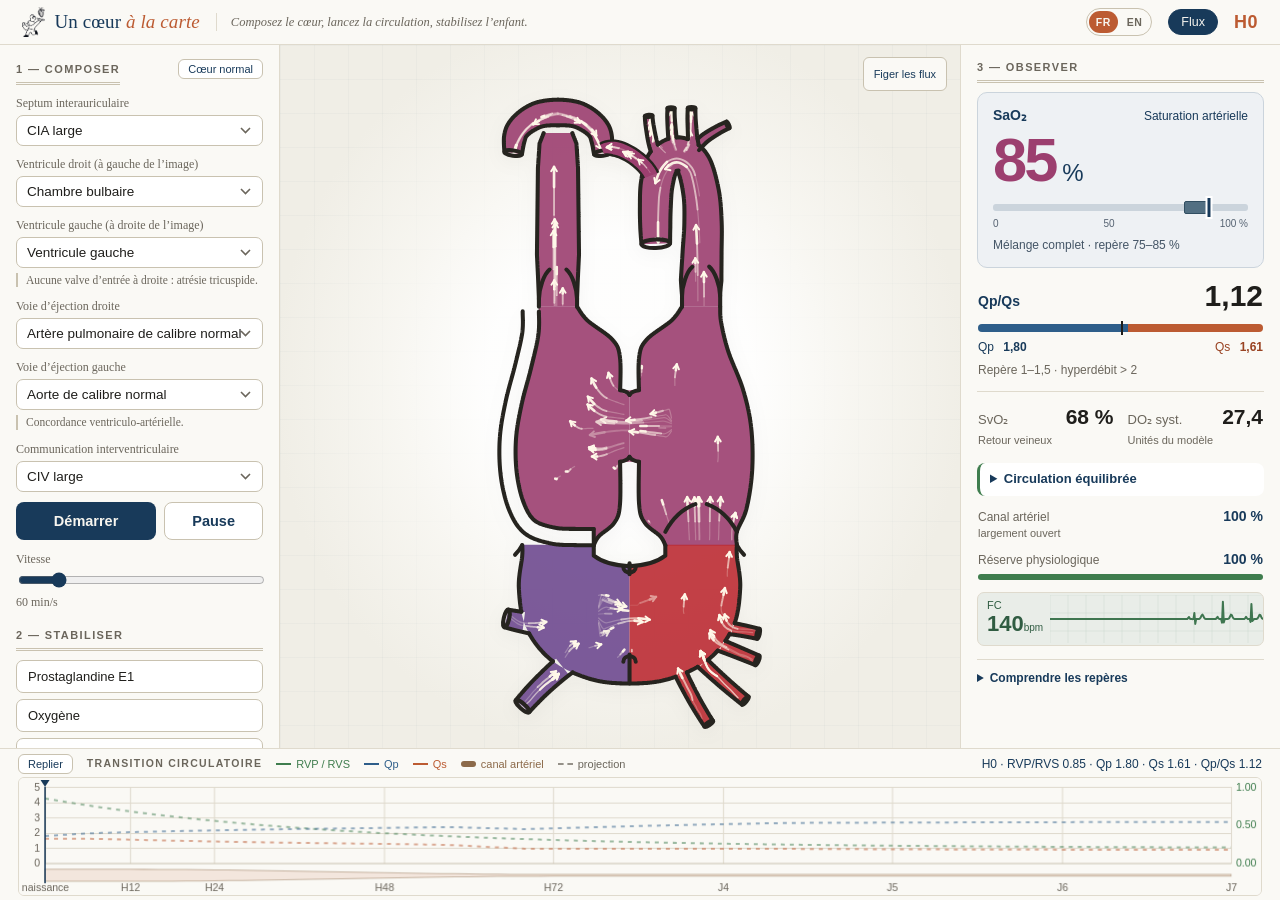
<file: index.html>
<!DOCTYPE html>
<html lang="fr">
<head>
<meta charset="utf-8">
<meta name="viewport" content="width=device-width, initial-scale=1">
<title>Un cœur à la carte — simulateur de physiologie cardiaque congénitale</title>
<link rel="alternate" hreflang="fr" href="./">
<link rel="alternate" hreflang="en" href="en/">
<link rel="stylesheet" href="css/vu.css?v=20261026-3">
</head>
<body>

<header>
  <div class="marque">
    <img class="logo" src="assets/serveur.png" alt="">
    <h1>Un cœur <em>à la carte</em></h1>
  </div>
  <p>Composez le cœur, lancez la circulation, stabilisez l’enfant.</p>
  <nav class="langue" aria-label="Langue">
    <span aria-current="page">FR</span>
    <a href="en/index.html?v=20261026-3" hreflang="en" lang="en" title="English version">EN</a>
  </nav>
  <button id="btn-flux" class="pilule on" aria-pressed="true"
          title="Afficher ou masquer les traceurs de débit">Flux</button>
  <div class="chrono"><span id="v-temps">H0</span></div>
</header>

<main>

  <!-- ---------------- zone gauche : construction ---------------- -->
  <section class="panneau" id="construction">
    <div class="titre-ligne">
      <h2>1 — Composer</h2>
      <button id="btn-normal" title="Repartir d’un cœur normal">Cœur normal</button>
    </div>
    <div id="slots"></div>
    <div class="transport">
      <button id="btn-start">Démarrer</button>
      <button id="btn-pause" disabled>Pause</button>
    </div>
    <label class="vitesse">Vitesse
      <input type="range" id="vitesse" min="10" max="360" value="60" step="10">
      <span id="v-vitesse">60 min/s</span>
    </label>

    <h2>2 — Stabiliser</h2>
    <div id="gestes"></div>
  </section>

  <!-- ---------------- zone centrale : le cœur ---------------- -->
  <section class="scene" aria-label="Anatomie et circulation">
    <button id="btn-mouvement" class="outil-scene" aria-pressed="false">Figer les flux</button>
    <div class="scene-corps">
      <svg id="coeur" viewBox="-50 -30 1220 2830" preserveAspectRatio="xMidYMid meet"
           role="img" aria-label="Anatomie cardiaque assemblée, avec canal artériel et sens des flux"></svg>
    </div>
  </section>

  <!-- ---------------- zone droite : moniteur ---------------- -->
  <section class="panneau moniteur">
    <h2>3 — Observer</h2>
    <div id="lecture-moniteur"></div>
    <details class="verdict" id="verdict"></details>
    <div class="etat-secondaire">
      <div class="canal-ligne">
        <span>Canal artériel</span>
        <strong id="v-canal">--</strong>
        <small id="v-canal-etat"></small>
      </div>
      <div class="reserve-ligne"><span>Réserve physiologique</span><strong id="v-reserve">100 %</strong></div>
      <div class="jauge"><div class="jauge-in ok" id="reserve"></div></div>
    </div>
    <div class="scope-compact">
      <div><span>FC</span><strong id="v-fc">140</strong><small>bpm</small></div>
      <canvas id="ecg" width="360" height="60" role="img" aria-label="Tracé ECG illustratif"></canvas>
    </div>
    <div id="reperes-emplacement"></div>
  </section>

</main>

<!-- ---------------- bandeau bas : transition circulatoire néonatale ---------------- -->
<footer class="transition">
  <div class="transition-tete">
    <button id="btn-graphe" title="Replier pour agrandir le schéma">Replier</button>
    <h2>Transition circulatoire</h2>
    <div class="legende">
      <span class="lg lg-rvp">RVP / RVS</span>
      <span class="lg lg-qp">Qp</span>
      <span class="lg lg-qs">Qs</span>
      <span class="lg lg-canal">canal artériel</span>
      <span class="lg lg-proj">projection</span>
    </div>
    <div class="lecture" id="lecture-transition">—</div>
  </div>
  <canvas id="transition" width="1600" height="180"></canvas>
</footer>

<script src="js/i18n.js?v=20261026-3"></script>
<script src="js/cartes.js?v=20261026-3"></script>
<script src="js/anatomie.js?v=20261026-3"></script>
<script src="js/model.js?v=20261026-3"></script>
<script src="js/champ.js?v=20261026-3"></script>
<script src="js/vitals.js?v=20261026-3"></script>
<script src="js/render.js?v=20261026-3"></script>
<script src="js/transition.js?v=20261026-3"></script>
<script src="js/lecture.js?v=20261026-3"></script>
<script src="js/main.js?v=20261026-3"></script>
</body>
</html>
</file>
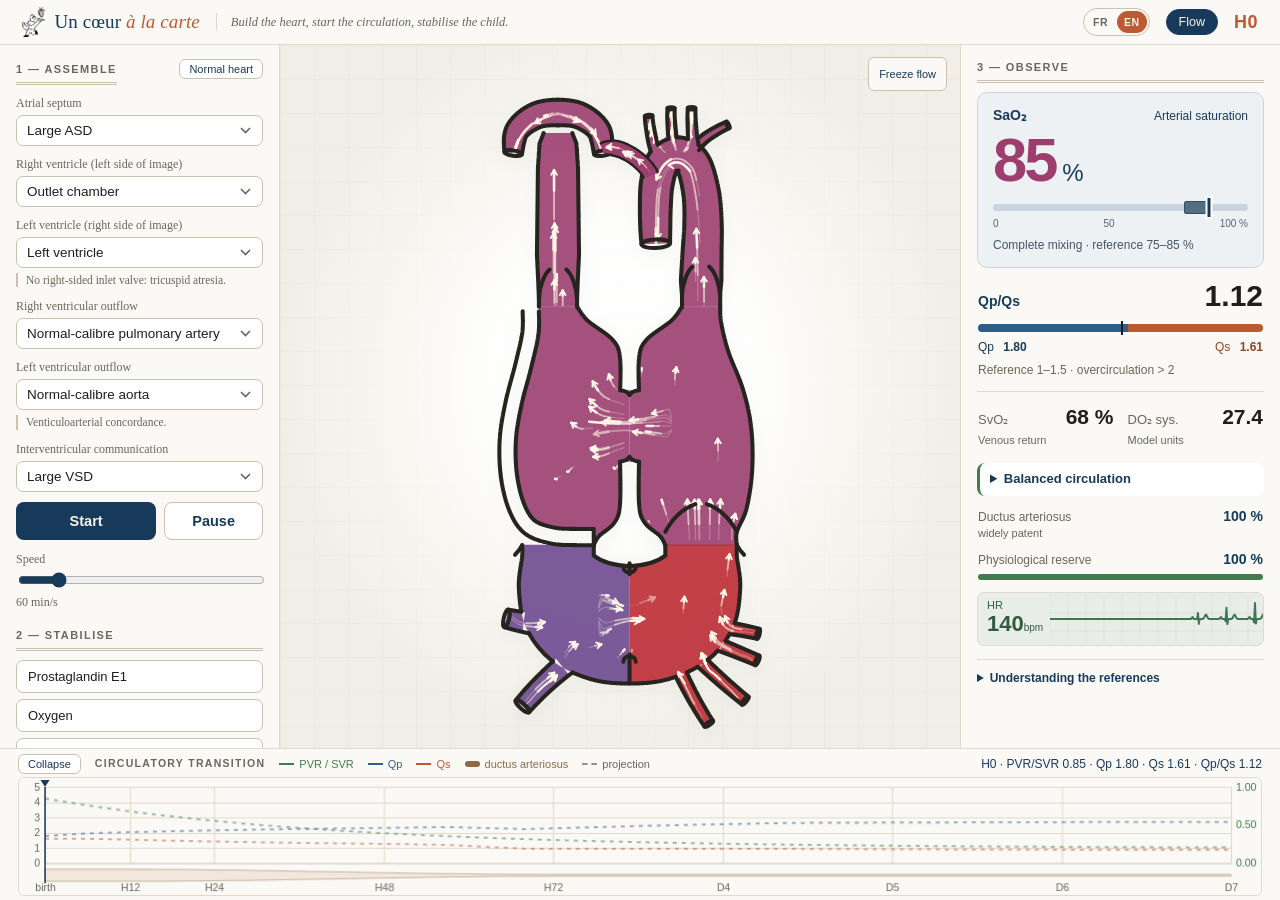
<file: en/index.html>
<!DOCTYPE html>
<html lang="en">
<head>
<meta charset="utf-8">
<meta name="viewport" content="width=device-width, initial-scale=1">
<title>Un cœur à la carte — congenital heart physiology simulator</title>
<link rel="alternate" hreflang="fr" href="../">
<link rel="alternate" hreflang="en" href="./">
<link rel="stylesheet" href="../css/vu.css?v=20261026-3">
</head>
<body>

<header>
  <div class="marque">
    <img class="logo" src="../assets/serveur.png" alt="">
    <h1>Un cœur <em>à la carte</em></h1>
  </div>
  <p>Build the heart, start the circulation, stabilise the child.</p>
  <nav class="langue" aria-label="Language">
    <a href="../index.html?v=20261026-3" hreflang="fr" lang="fr" title="Version française">FR</a>
    <span aria-current="page">EN</span>
  </nav>
  <button id="btn-flux" class="pilule on" aria-pressed="true"
          title="Show or hide flow tracers">Flow</button>
  <div class="chrono"><span id="v-temps">H0</span></div>
</header>

<main>

  <!-- Left panel: anatomy and interventions -->
  <section class="panneau" id="construction">
    <div class="titre-ligne">
      <h2>1 — Assemble</h2>
      <button id="btn-normal" title="Reset to a normal heart">Normal heart</button>
    </div>
    <div id="slots"></div>
    <div class="transport">
      <button id="btn-start">Start</button>
      <button id="btn-pause" disabled>Pause</button>
    </div>
    <label class="vitesse">Speed
      <input type="range" id="vitesse" min="10" max="360" value="60" step="10">
      <span id="v-vitesse">60 min/s</span>
    </label>

    <h2>2 — Stabilise</h2>
    <div id="gestes"></div>
  </section>

  <!-- Centre panel: assembled heart -->
  <section class="scene" aria-label="Anatomy and circulation">
    <button id="btn-mouvement" class="outil-scene" aria-pressed="false">Freeze flow</button>
    <div class="scene-corps">
      <svg id="coeur" viewBox="-50 -30 1220 2830" preserveAspectRatio="xMidYMid meet"
           role="img" aria-label="Assembled cardiac anatomy, with ductus arteriosus and flow direction"></svg>
    </div>
  </section>

  <!-- Right panel: physiological monitor -->
  <section class="panneau moniteur">
    <h2>3 — Observe</h2>
    <div id="lecture-moniteur"></div>
    <details class="verdict" id="verdict"></details>
    <div class="etat-secondaire">
      <div class="canal-ligne">
        <span>Ductus arteriosus</span>
        <strong id="v-canal">--</strong>
        <small id="v-canal-etat"></small>
      </div>
      <div class="reserve-ligne"><span>Physiological reserve</span><strong id="v-reserve">100 %</strong></div>
      <div class="jauge"><div class="jauge-in ok" id="reserve"></div></div>
    </div>
    <div class="scope-compact">
      <div><span>HR</span><strong id="v-fc">140</strong><small>bpm</small></div>
      <canvas id="ecg" width="360" height="60" role="img" aria-label="Illustrative ECG trace"></canvas>
    </div>
    <div id="reperes-emplacement"></div>
  </section>

</main>

<!-- Neonatal circulatory transition -->
<footer class="transition">
  <div class="transition-tete">
    <button id="btn-graphe" title="Collapse to enlarge the diagram">Collapse</button>
    <h2>Circulatory transition</h2>
    <div class="legende">
      <span class="lg lg-rvp">PVR / SVR</span>
      <span class="lg lg-qp">Qp</span>
      <span class="lg lg-qs">Qs</span>
      <span class="lg lg-canal">ductus arteriosus</span>
      <span class="lg lg-proj">projection</span>
    </div>
    <div class="lecture" id="lecture-transition">—</div>
  </div>
  <canvas id="transition" width="1600" height="180"
          aria-label="Neonatal circulatory transition graph"></canvas>
</footer>

<script>window.APP_LANG = 'en';</script>
<script src="../js/i18n.js?v=20261026-3"></script>
<script src="../js/cartes.js?v=20261026-3"></script>
<script src="../js/anatomie.js?v=20261026-3"></script>
<script src="../js/model.js?v=20261026-3"></script>
<script src="../js/champ.js?v=20261026-3"></script>
<script src="../js/vitals.js?v=20261026-3"></script>
<script src="../js/render.js?v=20261026-3"></script>
<script src="../js/transition.js?v=20261026-3"></script>
<script src="../js/lecture.js?v=20261026-3"></script>
<script src="../js/main.js?v=20261026-3"></script>
</body>
</html>
</file>
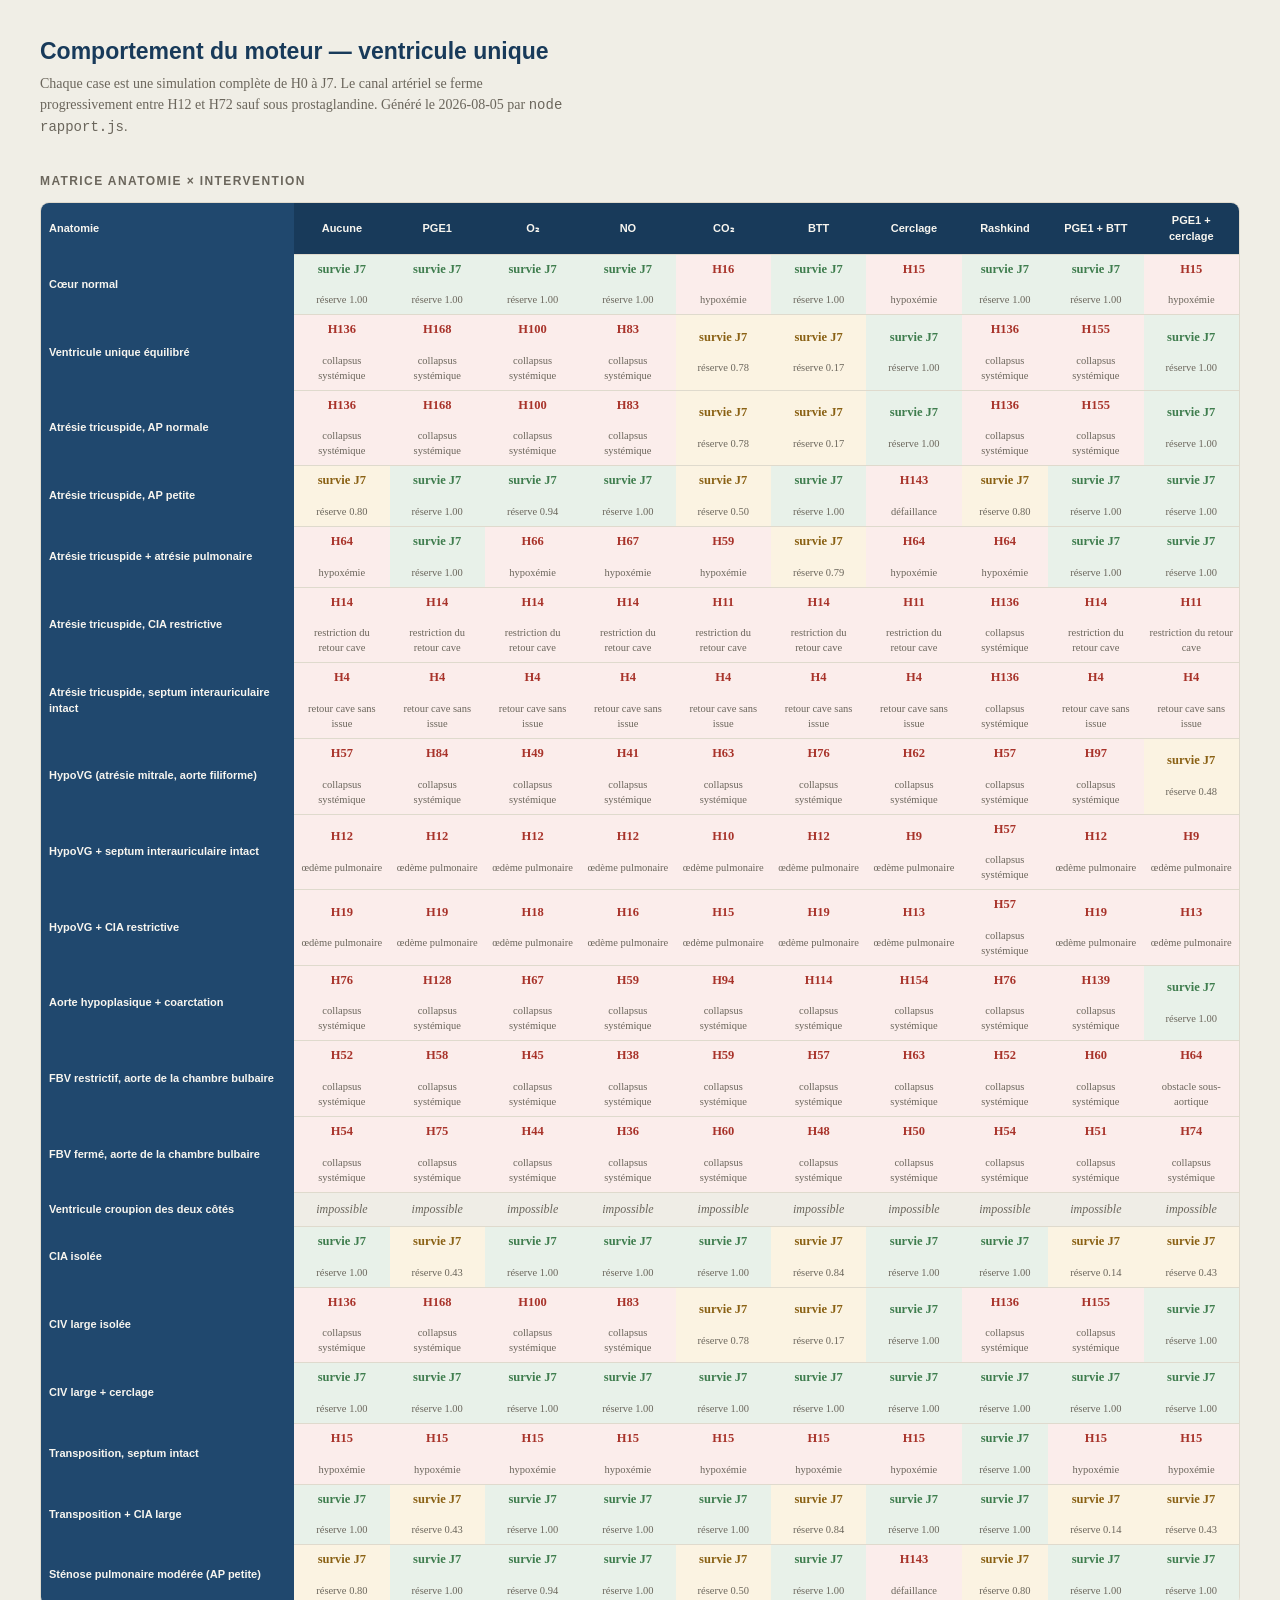
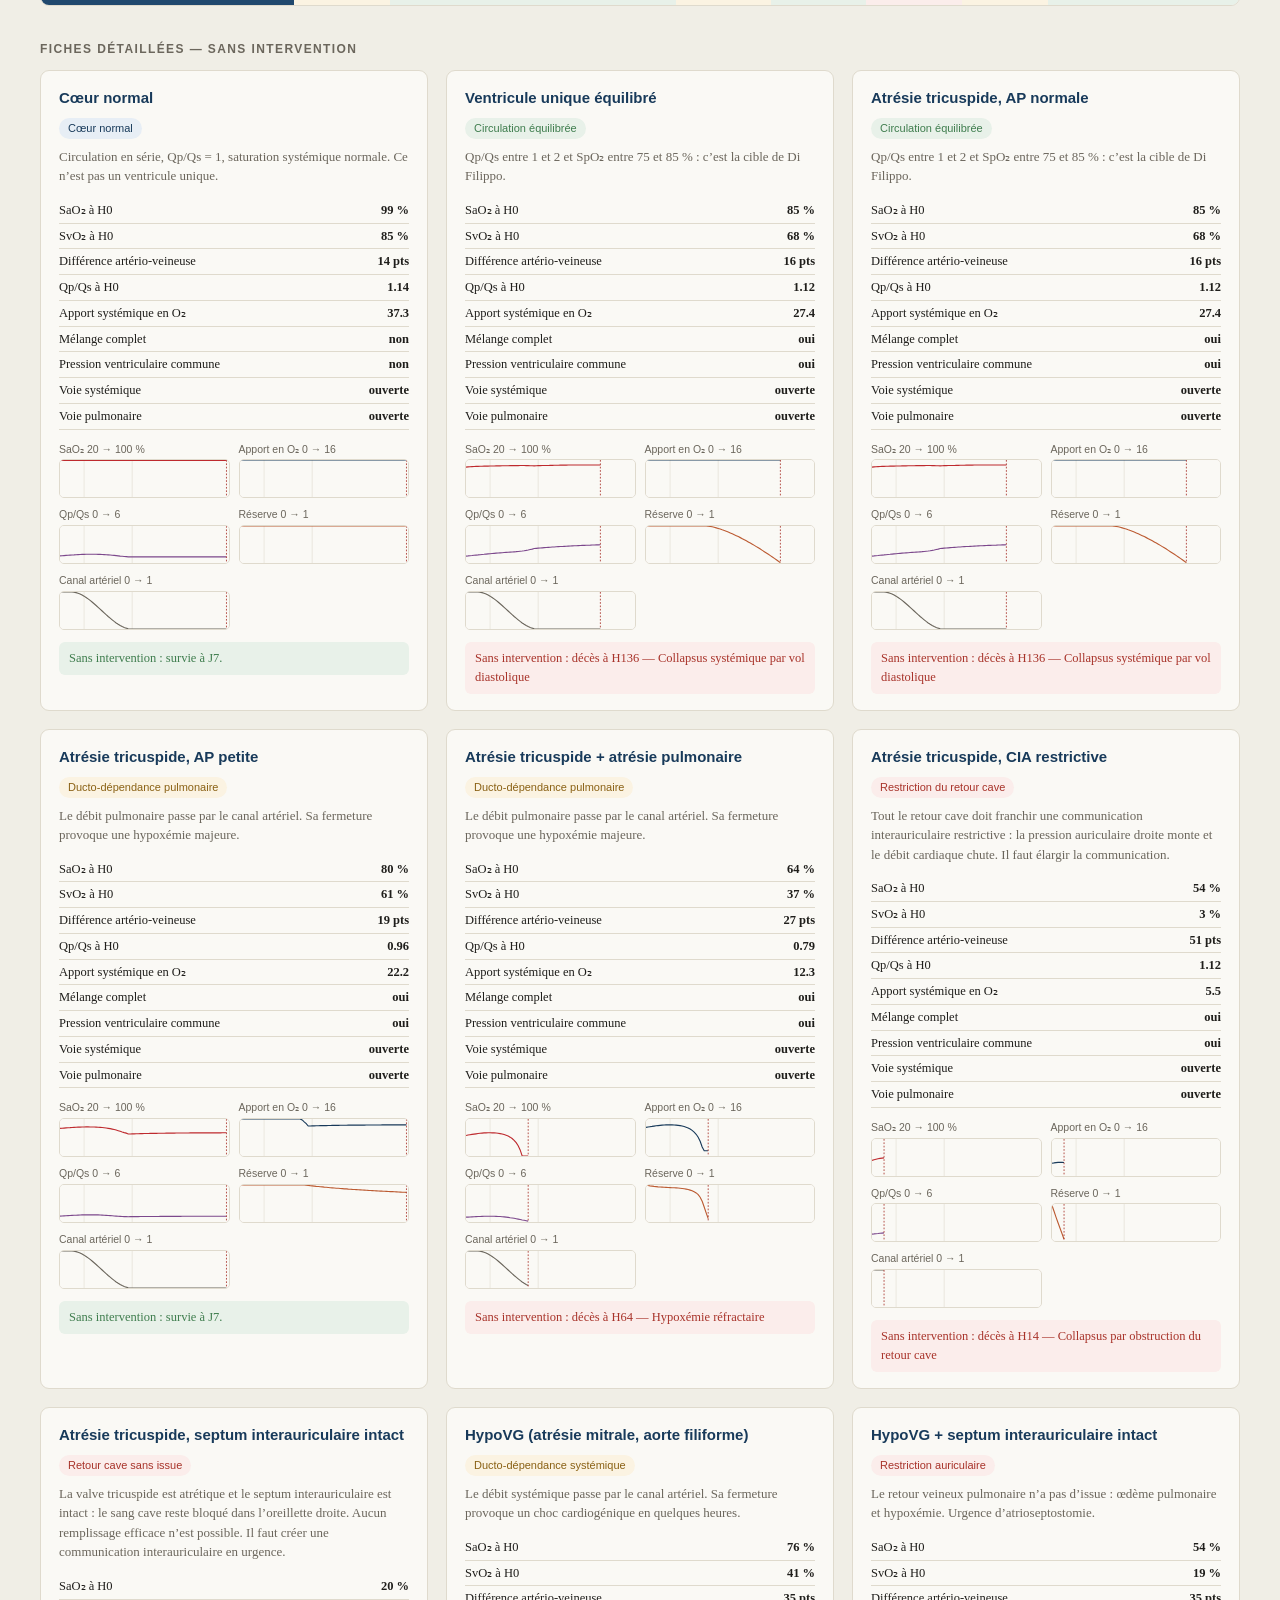
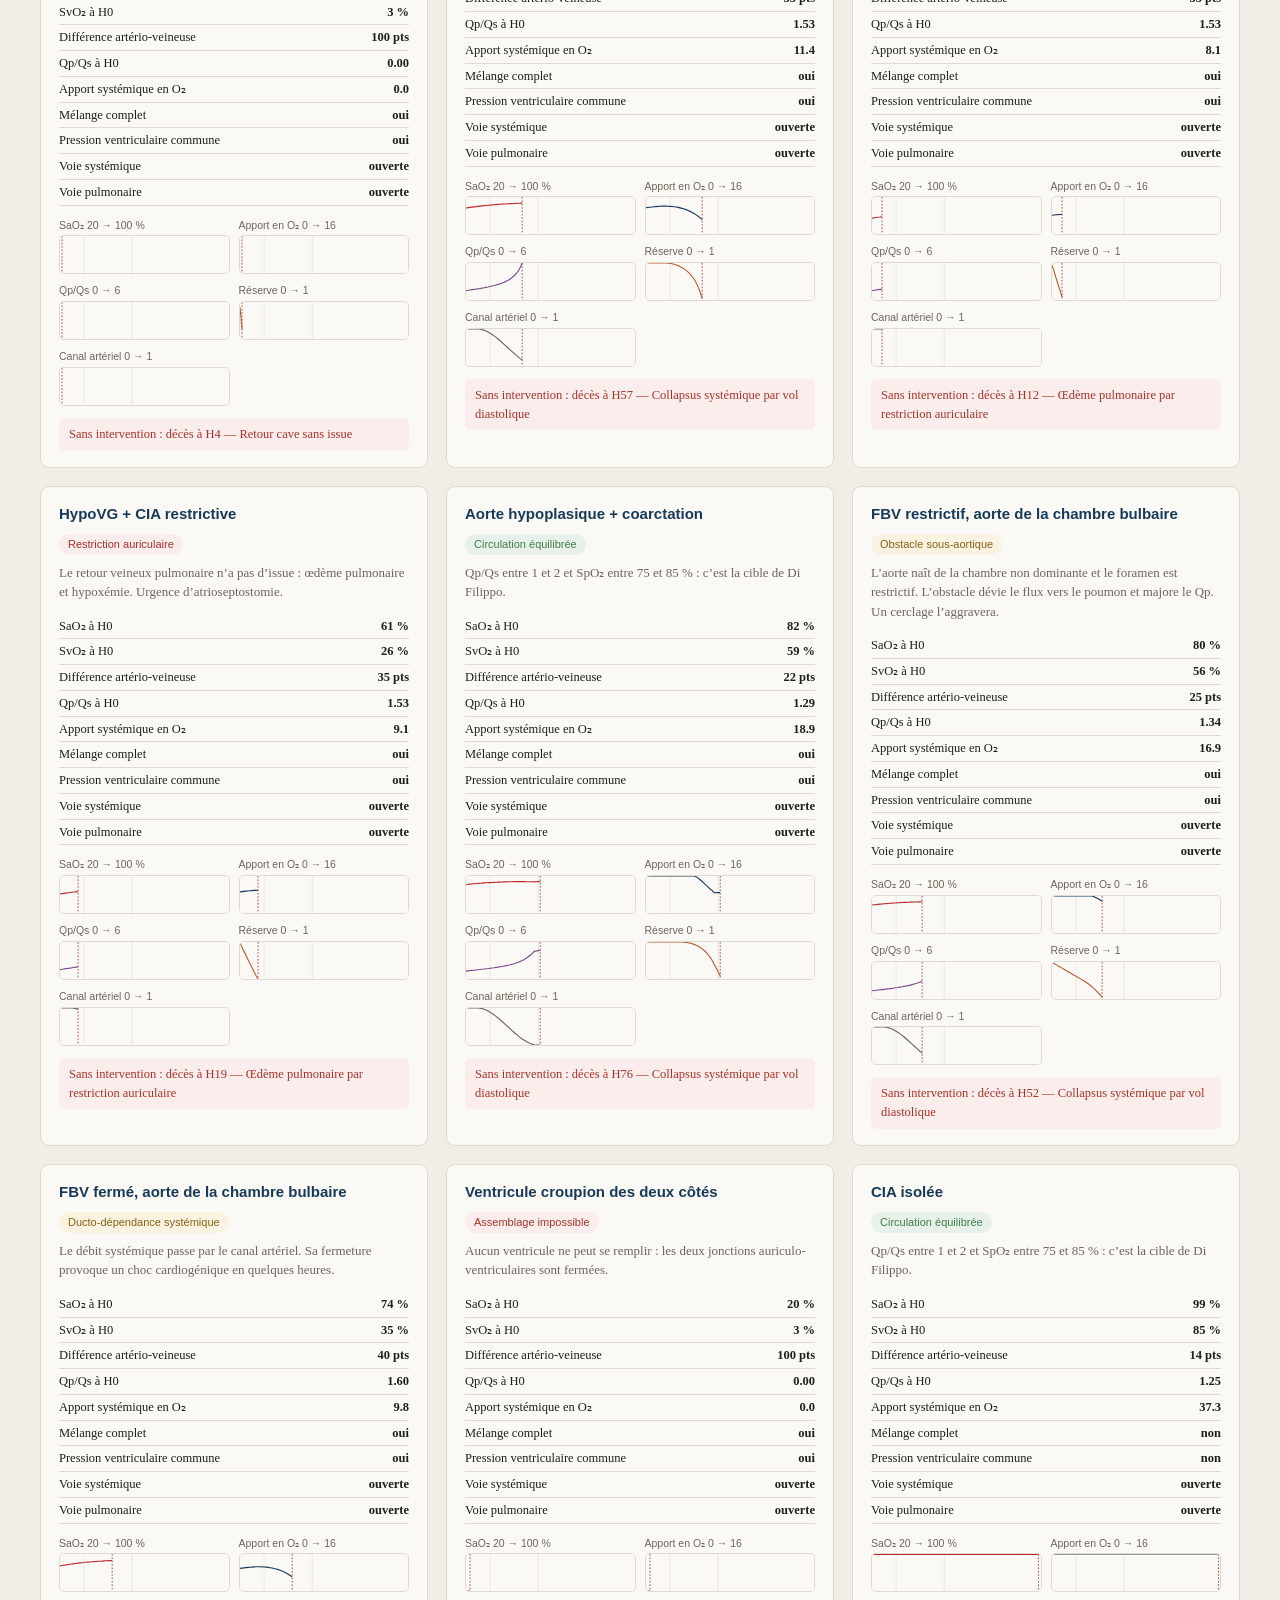
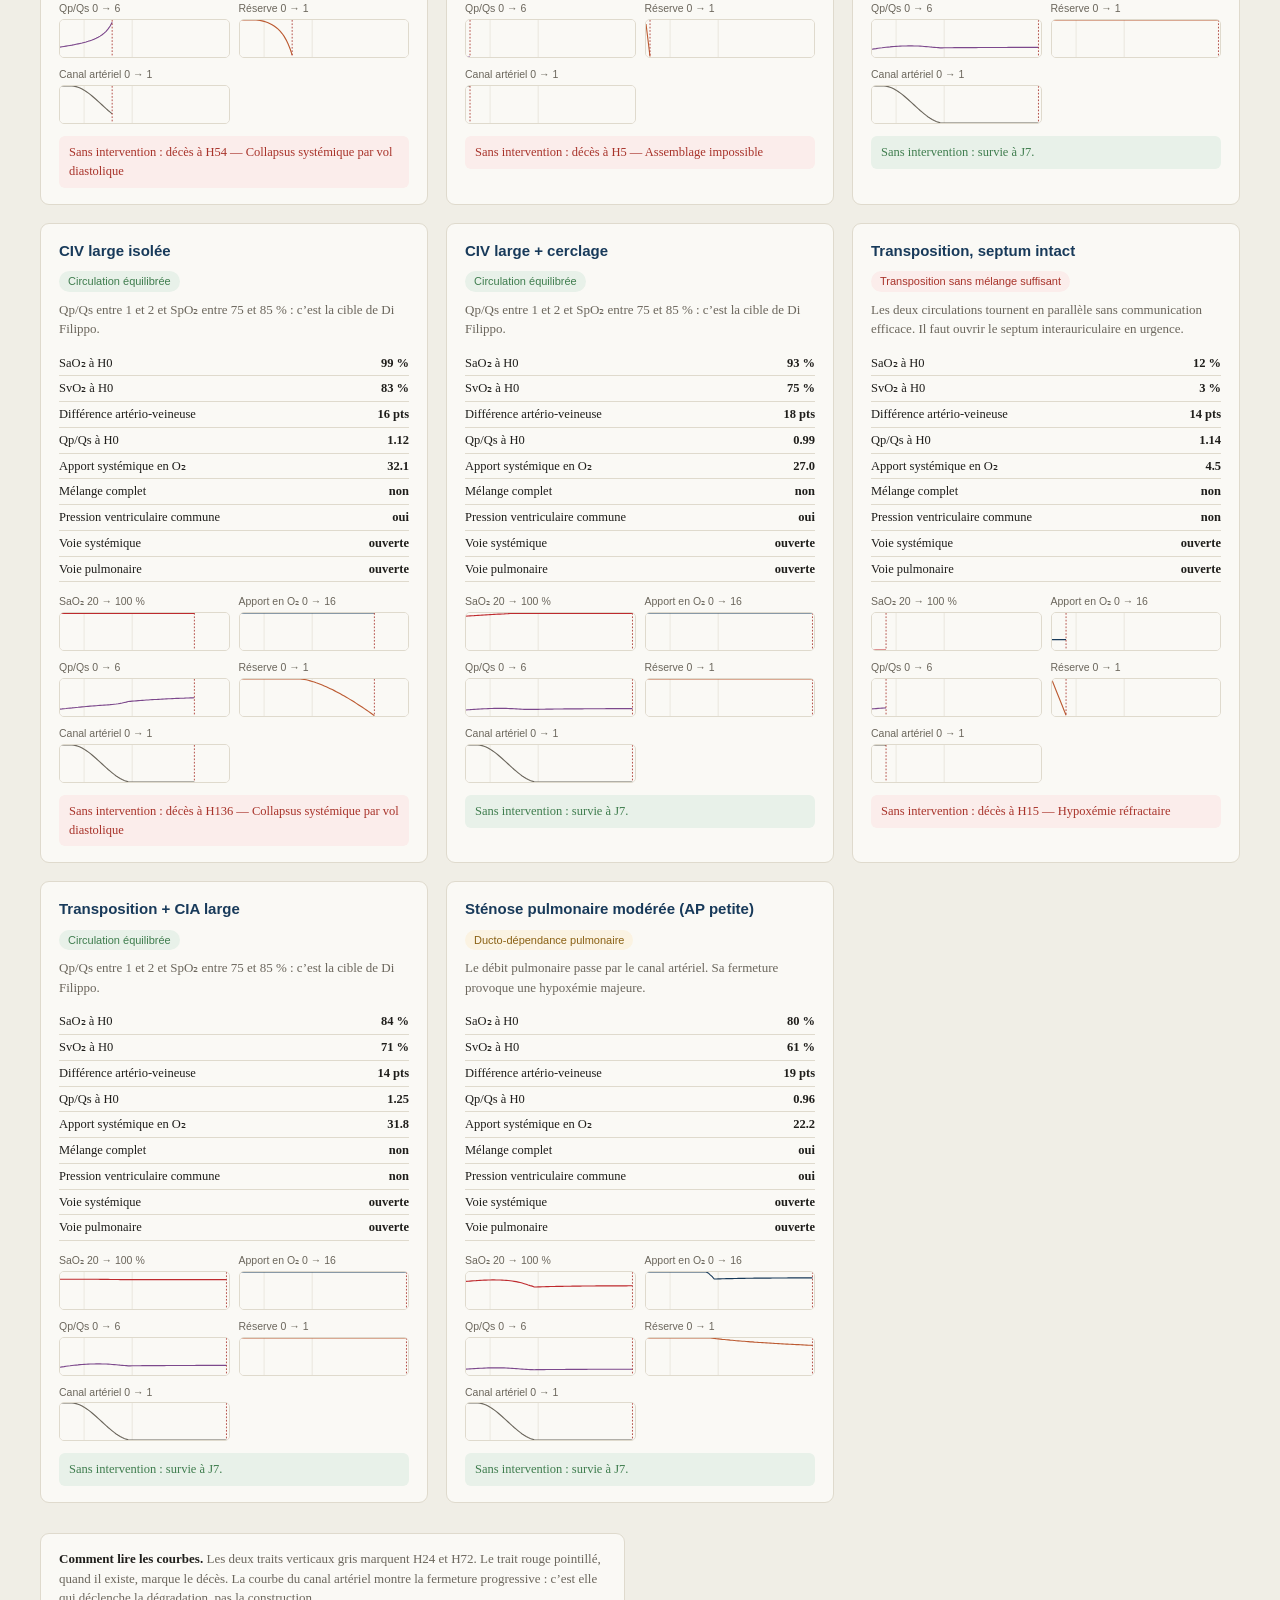
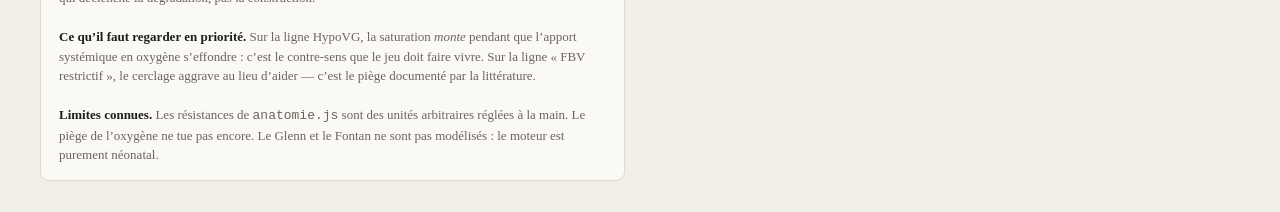
<file: rapport-moteur.html>
<!DOCTYPE html><html lang="fr"><head><meta charset="utf-8"><title>Comportement du moteur — ventricule unique</title><style>:root{--fond:#F0EEE6;--panneau:#FAF9F5;--bord:#DFDACD;--texte:#1F1E1B;--doux:#6B665C;--marine:#183A5A;--terre:#BC5B32;--ok:#3F7D4E;--critique:#A8332A}*{box-sizing:border-box}body{margin:0;background:var(--fond);color:var(--texte);font:14px/1.5 ui-serif,Georgia,serif;padding:34px 40px}h1,h2,h3,th,.etiq,.val{font-family:ui-sans-serif,-apple-system,"Segoe UI",Helvetica,sans-serif}h1{font-size:23px;color:var(--marine);margin:0 0 4px;font-weight:600}p.sous{color:var(--doux);margin:0 0 26px;font-size:14px;max-width:76ch}h2{font-size:12px;text-transform:uppercase;letter-spacing:1.4px;color:var(--doux);margin:34px 0 12px;font-weight:600}table.matrice{border-collapse:separate;border-spacing:0;width:100%;background:var(--panneau);border:1px solid var(--bord);border-radius:9px;overflow:hidden;font-size:12px}table.matrice th{background:var(--marine);color:#F7F5EF;padding:9px 8px;font-size:11px;font-weight:600;text-align:center}table.matrice th:first-child{text-align:left;min-width:230px}table.matrice td{padding:7px 6px;text-align:center;border-top:1px solid var(--bord);line-height:1.25}table.matrice tr th:first-child{background:#20486E;text-align:left}td b{font-size:12.5px;display:block}td span{font-size:10.5px;color:var(--doux)}.c-ok{background:#E8F1E9}.c-ok b{color:var(--ok)}.c-limite{background:#FBF3E2}.c-limite b{color:#8A6114}.c-mort{background:#FBEDEB}.c-mort b{color:var(--critique)}.c-imp{background:#EFEDE6;color:var(--doux);font-style:italic}.fiches{display:grid;grid-template-columns:repeat(auto-fill,minmax(370px,1fr));gap:18px}.fiche{background:var(--panneau);border:1px solid var(--bord);border-radius:9px;padding:16px 18px}.fiche h3{margin:0 0 8px;font-size:15px;color:var(--marine);font-weight:600}.etiq{display:inline-block;font-size:11px;padding:2px 9px;border-radius:20px;background:#EFEDE6;color:var(--doux);margin-bottom:8px}.etiq.equilibre{background:#E8F1E9;color:var(--ok)}.etiq.normal{background:#E7EEF5;color:var(--marine)}.etiq.ducto-dependant,.etiq.instable{background:#FBF3E2;color:#8A6114}.etiq.critique,.etiq.letal,.etiq.impossible{background:#FBEDEB;color:var(--critique)}.expl{margin:0 0 12px;color:var(--doux);font-size:13px}table.mini{width:100%;font-size:12.5px;margin-bottom:12px;border-collapse:collapse}table.mini td{padding:3px 0;border-bottom:1px solid var(--bord)}table.mini td:last-child{text-align:right;font-variant-numeric:tabular-nums;font-weight:600}.courbes{display:grid;grid-template-columns:1fr 1fr;gap:9px}.courbes span{display:block;font-size:10.5px;color:var(--doux);margin-bottom:2px;font-family:ui-sans-serif,sans-serif}.spark{width:100%;height:auto;border:1px solid var(--bord);border-radius:5px;display:block}.issue{margin:12px 0 0;font-size:12.5px;padding:7px 10px;border-radius:6px}.issue.mort{background:#FBEDEB;color:var(--critique)}.issue.vie{background:#E8F1E9;color:var(--ok)}.note{margin-top:30px;padding:15px 18px;background:var(--panneau);border:1px solid var(--bord);border-radius:9px;font-size:13px;color:var(--doux);max-width:90ch}.note b{color:var(--texte)}</style></head><body><h1>Comportement du moteur — ventricule unique</h1><p class="sous">Chaque case est une simulation complète de H0 à J7. Le canal artériel se ferme progressivement entre H12 et H72 sauf sous prostaglandine. Généré le 2026-08-05 par <code>node rapport.js</code>.</p><h2>Matrice anatomie × intervention</h2><table class="matrice"><tr><th>Anatomie</th><th>Aucune</th><th>PGE1</th><th>O₂</th><th>NO</th><th>CO₂</th><th>BTT</th><th>Cerclage</th><th>Rashkind</th><th>PGE1 + BTT</th><th>PGE1 + cerclage</th></tr><tr><th>Cœur normal</th><td class="c-ok"><b>survie J7</b><br><span>réserve 1.00</span></td><td class="c-ok"><b>survie J7</b><br><span>réserve 1.00</span></td><td class="c-ok"><b>survie J7</b><br><span>réserve 1.00</span></td><td class="c-ok"><b>survie J7</b><br><span>réserve 1.00</span></td><td class="c-mort"><b>H16</b><br><span>hypoxémie</span></td><td class="c-ok"><b>survie J7</b><br><span>réserve 1.00</span></td><td class="c-mort"><b>H15</b><br><span>hypoxémie</span></td><td class="c-ok"><b>survie J7</b><br><span>réserve 1.00</span></td><td class="c-ok"><b>survie J7</b><br><span>réserve 1.00</span></td><td class="c-mort"><b>H15</b><br><span>hypoxémie</span></td></tr><tr><th>Ventricule unique équilibré</th><td class="c-mort"><b>H136</b><br><span>collapsus systémique</span></td><td class="c-mort"><b>H168</b><br><span>collapsus systémique</span></td><td class="c-mort"><b>H100</b><br><span>collapsus systémique</span></td><td class="c-mort"><b>H83</b><br><span>collapsus systémique</span></td><td class="c-limite"><b>survie J7</b><br><span>réserve 0.78</span></td><td class="c-limite"><b>survie J7</b><br><span>réserve 0.17</span></td><td class="c-ok"><b>survie J7</b><br><span>réserve 1.00</span></td><td class="c-mort"><b>H136</b><br><span>collapsus systémique</span></td><td class="c-mort"><b>H155</b><br><span>collapsus systémique</span></td><td class="c-ok"><b>survie J7</b><br><span>réserve 1.00</span></td></tr><tr><th>Atrésie tricuspide, AP normale</th><td class="c-mort"><b>H136</b><br><span>collapsus systémique</span></td><td class="c-mort"><b>H168</b><br><span>collapsus systémique</span></td><td class="c-mort"><b>H100</b><br><span>collapsus systémique</span></td><td class="c-mort"><b>H83</b><br><span>collapsus systémique</span></td><td class="c-limite"><b>survie J7</b><br><span>réserve 0.78</span></td><td class="c-limite"><b>survie J7</b><br><span>réserve 0.17</span></td><td class="c-ok"><b>survie J7</b><br><span>réserve 1.00</span></td><td class="c-mort"><b>H136</b><br><span>collapsus systémique</span></td><td class="c-mort"><b>H155</b><br><span>collapsus systémique</span></td><td class="c-ok"><b>survie J7</b><br><span>réserve 1.00</span></td></tr><tr><th>Atrésie tricuspide, AP petite</th><td class="c-limite"><b>survie J7</b><br><span>réserve 0.80</span></td><td class="c-ok"><b>survie J7</b><br><span>réserve 1.00</span></td><td class="c-ok"><b>survie J7</b><br><span>réserve 0.94</span></td><td class="c-ok"><b>survie J7</b><br><span>réserve 1.00</span></td><td class="c-limite"><b>survie J7</b><br><span>réserve 0.50</span></td><td class="c-ok"><b>survie J7</b><br><span>réserve 1.00</span></td><td class="c-mort"><b>H143</b><br><span>défaillance</span></td><td class="c-limite"><b>survie J7</b><br><span>réserve 0.80</span></td><td class="c-ok"><b>survie J7</b><br><span>réserve 1.00</span></td><td class="c-ok"><b>survie J7</b><br><span>réserve 1.00</span></td></tr><tr><th>Atrésie tricuspide + atrésie pulmonaire</th><td class="c-mort"><b>H64</b><br><span>hypoxémie</span></td><td class="c-ok"><b>survie J7</b><br><span>réserve 1.00</span></td><td class="c-mort"><b>H66</b><br><span>hypoxémie</span></td><td class="c-mort"><b>H67</b><br><span>hypoxémie</span></td><td class="c-mort"><b>H59</b><br><span>hypoxémie</span></td><td class="c-limite"><b>survie J7</b><br><span>réserve 0.79</span></td><td class="c-mort"><b>H64</b><br><span>hypoxémie</span></td><td class="c-mort"><b>H64</b><br><span>hypoxémie</span></td><td class="c-ok"><b>survie J7</b><br><span>réserve 1.00</span></td><td class="c-ok"><b>survie J7</b><br><span>réserve 1.00</span></td></tr><tr><th>Atrésie tricuspide, CIA restrictive</th><td class="c-mort"><b>H14</b><br><span>restriction du retour cave</span></td><td class="c-mort"><b>H14</b><br><span>restriction du retour cave</span></td><td class="c-mort"><b>H14</b><br><span>restriction du retour cave</span></td><td class="c-mort"><b>H14</b><br><span>restriction du retour cave</span></td><td class="c-mort"><b>H11</b><br><span>restriction du retour cave</span></td><td class="c-mort"><b>H14</b><br><span>restriction du retour cave</span></td><td class="c-mort"><b>H11</b><br><span>restriction du retour cave</span></td><td class="c-mort"><b>H136</b><br><span>collapsus systémique</span></td><td class="c-mort"><b>H14</b><br><span>restriction du retour cave</span></td><td class="c-mort"><b>H11</b><br><span>restriction du retour cave</span></td></tr><tr><th>Atrésie tricuspide, septum interauriculaire intact</th><td class="c-mort"><b>H4</b><br><span>retour cave sans issue</span></td><td class="c-mort"><b>H4</b><br><span>retour cave sans issue</span></td><td class="c-mort"><b>H4</b><br><span>retour cave sans issue</span></td><td class="c-mort"><b>H4</b><br><span>retour cave sans issue</span></td><td class="c-mort"><b>H4</b><br><span>retour cave sans issue</span></td><td class="c-mort"><b>H4</b><br><span>retour cave sans issue</span></td><td class="c-mort"><b>H4</b><br><span>retour cave sans issue</span></td><td class="c-mort"><b>H136</b><br><span>collapsus systémique</span></td><td class="c-mort"><b>H4</b><br><span>retour cave sans issue</span></td><td class="c-mort"><b>H4</b><br><span>retour cave sans issue</span></td></tr><tr><th>HypoVG (atrésie mitrale, aorte filiforme)</th><td class="c-mort"><b>H57</b><br><span>collapsus systémique</span></td><td class="c-mort"><b>H84</b><br><span>collapsus systémique</span></td><td class="c-mort"><b>H49</b><br><span>collapsus systémique</span></td><td class="c-mort"><b>H41</b><br><span>collapsus systémique</span></td><td class="c-mort"><b>H63</b><br><span>collapsus systémique</span></td><td class="c-mort"><b>H76</b><br><span>collapsus systémique</span></td><td class="c-mort"><b>H62</b><br><span>collapsus systémique</span></td><td class="c-mort"><b>H57</b><br><span>collapsus systémique</span></td><td class="c-mort"><b>H97</b><br><span>collapsus systémique</span></td><td class="c-limite"><b>survie J7</b><br><span>réserve 0.48</span></td></tr><tr><th>HypoVG + septum interauriculaire intact</th><td class="c-mort"><b>H12</b><br><span>œdème pulmonaire</span></td><td class="c-mort"><b>H12</b><br><span>œdème pulmonaire</span></td><td class="c-mort"><b>H12</b><br><span>œdème pulmonaire</span></td><td class="c-mort"><b>H12</b><br><span>œdème pulmonaire</span></td><td class="c-mort"><b>H10</b><br><span>œdème pulmonaire</span></td><td class="c-mort"><b>H12</b><br><span>œdème pulmonaire</span></td><td class="c-mort"><b>H9</b><br><span>œdème pulmonaire</span></td><td class="c-mort"><b>H57</b><br><span>collapsus systémique</span></td><td class="c-mort"><b>H12</b><br><span>œdème pulmonaire</span></td><td class="c-mort"><b>H9</b><br><span>œdème pulmonaire</span></td></tr><tr><th>HypoVG + CIA restrictive</th><td class="c-mort"><b>H19</b><br><span>œdème pulmonaire</span></td><td class="c-mort"><b>H19</b><br><span>œdème pulmonaire</span></td><td class="c-mort"><b>H18</b><br><span>œdème pulmonaire</span></td><td class="c-mort"><b>H16</b><br><span>œdème pulmonaire</span></td><td class="c-mort"><b>H15</b><br><span>œdème pulmonaire</span></td><td class="c-mort"><b>H19</b><br><span>œdème pulmonaire</span></td><td class="c-mort"><b>H13</b><br><span>œdème pulmonaire</span></td><td class="c-mort"><b>H57</b><br><span>collapsus systémique</span></td><td class="c-mort"><b>H19</b><br><span>œdème pulmonaire</span></td><td class="c-mort"><b>H13</b><br><span>œdème pulmonaire</span></td></tr><tr><th>Aorte hypoplasique + coarctation</th><td class="c-mort"><b>H76</b><br><span>collapsus systémique</span></td><td class="c-mort"><b>H128</b><br><span>collapsus systémique</span></td><td class="c-mort"><b>H67</b><br><span>collapsus systémique</span></td><td class="c-mort"><b>H59</b><br><span>collapsus systémique</span></td><td class="c-mort"><b>H94</b><br><span>collapsus systémique</span></td><td class="c-mort"><b>H114</b><br><span>collapsus systémique</span></td><td class="c-mort"><b>H154</b><br><span>collapsus systémique</span></td><td class="c-mort"><b>H76</b><br><span>collapsus systémique</span></td><td class="c-mort"><b>H139</b><br><span>collapsus systémique</span></td><td class="c-ok"><b>survie J7</b><br><span>réserve 1.00</span></td></tr><tr><th>FBV restrictif, aorte de la chambre bulbaire</th><td class="c-mort"><b>H52</b><br><span>collapsus systémique</span></td><td class="c-mort"><b>H58</b><br><span>collapsus systémique</span></td><td class="c-mort"><b>H45</b><br><span>collapsus systémique</span></td><td class="c-mort"><b>H38</b><br><span>collapsus systémique</span></td><td class="c-mort"><b>H59</b><br><span>collapsus systémique</span></td><td class="c-mort"><b>H57</b><br><span>collapsus systémique</span></td><td class="c-mort"><b>H63</b><br><span>collapsus systémique</span></td><td class="c-mort"><b>H52</b><br><span>collapsus systémique</span></td><td class="c-mort"><b>H60</b><br><span>collapsus systémique</span></td><td class="c-mort"><b>H64</b><br><span>obstacle sous-aortique</span></td></tr><tr><th>FBV fermé, aorte de la chambre bulbaire</th><td class="c-mort"><b>H54</b><br><span>collapsus systémique</span></td><td class="c-mort"><b>H75</b><br><span>collapsus systémique</span></td><td class="c-mort"><b>H44</b><br><span>collapsus systémique</span></td><td class="c-mort"><b>H36</b><br><span>collapsus systémique</span></td><td class="c-mort"><b>H60</b><br><span>collapsus systémique</span></td><td class="c-mort"><b>H48</b><br><span>collapsus systémique</span></td><td class="c-mort"><b>H50</b><br><span>collapsus systémique</span></td><td class="c-mort"><b>H54</b><br><span>collapsus systémique</span></td><td class="c-mort"><b>H51</b><br><span>collapsus systémique</span></td><td class="c-mort"><b>H74</b><br><span>collapsus systémique</span></td></tr><tr><th>Ventricule croupion des deux côtés</th><td class="c-imp">impossible</td><td class="c-imp">impossible</td><td class="c-imp">impossible</td><td class="c-imp">impossible</td><td class="c-imp">impossible</td><td class="c-imp">impossible</td><td class="c-imp">impossible</td><td class="c-imp">impossible</td><td class="c-imp">impossible</td><td class="c-imp">impossible</td></tr><tr><th>CIA isolée</th><td class="c-ok"><b>survie J7</b><br><span>réserve 1.00</span></td><td class="c-limite"><b>survie J7</b><br><span>réserve 0.43</span></td><td class="c-ok"><b>survie J7</b><br><span>réserve 1.00</span></td><td class="c-ok"><b>survie J7</b><br><span>réserve 1.00</span></td><td class="c-ok"><b>survie J7</b><br><span>réserve 1.00</span></td><td class="c-limite"><b>survie J7</b><br><span>réserve 0.84</span></td><td class="c-ok"><b>survie J7</b><br><span>réserve 1.00</span></td><td class="c-ok"><b>survie J7</b><br><span>réserve 1.00</span></td><td class="c-limite"><b>survie J7</b><br><span>réserve 0.14</span></td><td class="c-limite"><b>survie J7</b><br><span>réserve 0.43</span></td></tr><tr><th>CIV large isolée</th><td class="c-mort"><b>H136</b><br><span>collapsus systémique</span></td><td class="c-mort"><b>H168</b><br><span>collapsus systémique</span></td><td class="c-mort"><b>H100</b><br><span>collapsus systémique</span></td><td class="c-mort"><b>H83</b><br><span>collapsus systémique</span></td><td class="c-limite"><b>survie J7</b><br><span>réserve 0.78</span></td><td class="c-limite"><b>survie J7</b><br><span>réserve 0.17</span></td><td class="c-ok"><b>survie J7</b><br><span>réserve 1.00</span></td><td class="c-mort"><b>H136</b><br><span>collapsus systémique</span></td><td class="c-mort"><b>H155</b><br><span>collapsus systémique</span></td><td class="c-ok"><b>survie J7</b><br><span>réserve 1.00</span></td></tr><tr><th>CIV large + cerclage</th><td class="c-ok"><b>survie J7</b><br><span>réserve 1.00</span></td><td class="c-ok"><b>survie J7</b><br><span>réserve 1.00</span></td><td class="c-ok"><b>survie J7</b><br><span>réserve 1.00</span></td><td class="c-ok"><b>survie J7</b><br><span>réserve 1.00</span></td><td class="c-ok"><b>survie J7</b><br><span>réserve 1.00</span></td><td class="c-ok"><b>survie J7</b><br><span>réserve 1.00</span></td><td class="c-ok"><b>survie J7</b><br><span>réserve 1.00</span></td><td class="c-ok"><b>survie J7</b><br><span>réserve 1.00</span></td><td class="c-ok"><b>survie J7</b><br><span>réserve 1.00</span></td><td class="c-ok"><b>survie J7</b><br><span>réserve 1.00</span></td></tr><tr><th>Transposition, septum intact</th><td class="c-mort"><b>H15</b><br><span>hypoxémie</span></td><td class="c-mort"><b>H15</b><br><span>hypoxémie</span></td><td class="c-mort"><b>H15</b><br><span>hypoxémie</span></td><td class="c-mort"><b>H15</b><br><span>hypoxémie</span></td><td class="c-mort"><b>H15</b><br><span>hypoxémie</span></td><td class="c-mort"><b>H15</b><br><span>hypoxémie</span></td><td class="c-mort"><b>H15</b><br><span>hypoxémie</span></td><td class="c-ok"><b>survie J7</b><br><span>réserve 1.00</span></td><td class="c-mort"><b>H15</b><br><span>hypoxémie</span></td><td class="c-mort"><b>H15</b><br><span>hypoxémie</span></td></tr><tr><th>Transposition + CIA large</th><td class="c-ok"><b>survie J7</b><br><span>réserve 1.00</span></td><td class="c-limite"><b>survie J7</b><br><span>réserve 0.43</span></td><td class="c-ok"><b>survie J7</b><br><span>réserve 1.00</span></td><td class="c-ok"><b>survie J7</b><br><span>réserve 1.00</span></td><td class="c-ok"><b>survie J7</b><br><span>réserve 1.00</span></td><td class="c-limite"><b>survie J7</b><br><span>réserve 0.84</span></td><td class="c-ok"><b>survie J7</b><br><span>réserve 1.00</span></td><td class="c-ok"><b>survie J7</b><br><span>réserve 1.00</span></td><td class="c-limite"><b>survie J7</b><br><span>réserve 0.14</span></td><td class="c-limite"><b>survie J7</b><br><span>réserve 0.43</span></td></tr><tr><th>Sténose pulmonaire modérée (AP petite)</th><td class="c-limite"><b>survie J7</b><br><span>réserve 0.80</span></td><td class="c-ok"><b>survie J7</b><br><span>réserve 1.00</span></td><td class="c-ok"><b>survie J7</b><br><span>réserve 0.94</span></td><td class="c-ok"><b>survie J7</b><br><span>réserve 1.00</span></td><td class="c-limite"><b>survie J7</b><br><span>réserve 0.50</span></td><td class="c-ok"><b>survie J7</b><br><span>réserve 1.00</span></td><td class="c-mort"><b>H143</b><br><span>défaillance</span></td><td class="c-limite"><b>survie J7</b><br><span>réserve 0.80</span></td><td class="c-ok"><b>survie J7</b><br><span>réserve 1.00</span></td><td class="c-ok"><b>survie J7</b><br><span>réserve 1.00</span></td></tr></table><h2>Fiches détaillées — sans intervention</h2><div class="fiches"><section class="fiche"><h3>Cœur normal</h3><div class="etiq normal">Cœur normal</div><p class="expl">Circulation en série, Qp/Qs = 1, saturation systémique normale. Ce n’est pas un ventricule unique.</p><table class="mini"><tr><td>SaO₂ à H0</td><td>99 %</td></tr><tr><td>SvO₂ à H0</td><td>85 %</td></tr><tr><td>Différence artério-veineuse</td><td>14 pts</td></tr><tr><td>Qp/Qs à H0</td><td>1.14</td></tr><tr><td>Apport systémique en O₂</td><td>37.3</td></tr><tr><td>Mélange complet</td><td>non</td></tr><tr><td>Pression ventriculaire commune</td><td>non</td></tr><tr><td>Voie systémique</td><td>ouverte</td></tr><tr><td>Voie pulmonaire</td><td>ouverte</td></tr></table><div class="courbes"><div><span>SaO₂ 20 → 100 %</span><svg viewBox="0 0 300 66" class="spark"><rect width="300" height="66" fill="#FAF9F5"/><line x1="42.857142857142854" y1="0" x2="42.857142857142854" y2="66" stroke="#DFDACD"/><line x1="128.57142857142856" y1="0" x2="128.57142857142856" y2="66" stroke="#DFDACD"/><path d="M0.0,0.8 L3.6,0.8 L7.1,0.8 L10.7,0.8 L14.3,0.8 L17.9,0.8 L21.4,0.8 L25.0,0.8 L28.6,0.8 L32.1,0.8 L35.7,0.8 L39.3,0.8 L42.9,0.8 L46.4,0.8 L50.0,0.8 L53.6,0.8 L57.1,0.8 L60.7,0.8 L64.3,0.8 L67.9,0.8 L71.4,0.8 L75.0,0.8 L78.6,0.8 L82.1,0.8 L85.7,0.8 L89.3,0.8 L92.9,0.8 L96.4,0.8 L100.0,0.8 L103.6,0.8 L107.1,0.8 L110.7,0.8 L114.3,0.8 L117.9,0.8 L121.4,0.8 L125.0,0.8 L128.6,0.8 L132.1,0.8 L135.7,0.8 L139.3,0.8 L142.9,0.8 L146.4,0.8 L150.0,0.8 L153.6,0.8 L157.1,0.8 L160.7,0.8 L164.3,0.8 L167.9,0.8 L171.4,0.8 L175.0,0.8 L178.6,0.8 L182.1,0.8 L185.7,0.8 L189.3,0.8 L192.9,0.8 L196.4,0.8 L200.0,0.8 L203.6,0.8 L207.1,0.8 L210.7,0.8 L214.3,0.8 L217.9,0.8 L221.4,0.8 L225.0,0.8 L228.6,0.8 L232.1,0.8 L235.7,0.8 L239.3,0.8 L242.9,0.8 L246.4,0.8 L250.0,0.8 L253.6,0.8 L257.1,0.8 L260.7,0.8 L264.3,0.8 L267.9,0.8 L271.4,0.8 L275.0,0.8 L278.6,0.8 L282.1,0.8 L285.7,0.8 L289.3,0.8 L292.9,0.8 L296.4,0.8" fill="none" stroke="#BE2A2E" stroke-width="2"/><line x1="296.42857142857144" y1="0" x2="296.42857142857144" y2="66" stroke="#A8332A" stroke-width="1.5" stroke-dasharray="3 3"/></svg></div><div><span>Apport en O₂ 0 → 16</span><svg viewBox="0 0 300 66" class="spark"><rect width="300" height="66" fill="#FAF9F5"/><line x1="42.857142857142854" y1="0" x2="42.857142857142854" y2="66" stroke="#DFDACD"/><line x1="128.57142857142856" y1="0" x2="128.57142857142856" y2="66" stroke="#DFDACD"/><path d="M0.0,0.0 L3.6,0.0 L7.1,0.0 L10.7,0.0 L14.3,0.0 L17.9,0.0 L21.4,0.0 L25.0,0.0 L28.6,0.0 L32.1,0.0 L35.7,0.0 L39.3,0.0 L42.9,0.0 L46.4,0.0 L50.0,0.0 L53.6,0.0 L57.1,0.0 L60.7,0.0 L64.3,0.0 L67.9,0.0 L71.4,0.0 L75.0,0.0 L78.6,0.0 L82.1,0.0 L85.7,0.0 L89.3,0.0 L92.9,0.0 L96.4,0.0 L100.0,0.0 L103.6,0.0 L107.1,0.0 L110.7,0.0 L114.3,0.0 L117.9,0.0 L121.4,0.0 L125.0,0.0 L128.6,0.0 L132.1,0.0 L135.7,0.0 L139.3,0.0 L142.9,0.0 L146.4,0.0 L150.0,0.0 L153.6,0.0 L157.1,0.0 L160.7,0.0 L164.3,0.0 L167.9,0.0 L171.4,0.0 L175.0,0.0 L178.6,0.0 L182.1,0.0 L185.7,0.0 L189.3,0.0 L192.9,0.0 L196.4,0.0 L200.0,0.0 L203.6,0.0 L207.1,0.0 L210.7,0.0 L214.3,0.0 L217.9,0.0 L221.4,0.0 L225.0,0.0 L228.6,0.0 L232.1,0.0 L235.7,0.0 L239.3,0.0 L242.9,0.0 L246.4,0.0 L250.0,0.0 L253.6,0.0 L257.1,0.0 L260.7,0.0 L264.3,0.0 L267.9,0.0 L271.4,0.0 L275.0,0.0 L278.6,0.0 L282.1,0.0 L285.7,0.0 L289.3,0.0 L292.9,0.0 L296.4,0.0" fill="none" stroke="#183A5A" stroke-width="2"/><line x1="296.42857142857144" y1="0" x2="296.42857142857144" y2="66" stroke="#A8332A" stroke-width="1.5" stroke-dasharray="3 3"/></svg></div><div><span>Qp/Qs 0 → 6</span><svg viewBox="0 0 300 66" class="spark"><rect width="300" height="66" fill="#FAF9F5"/><line x1="42.857142857142854" y1="0" x2="42.857142857142854" y2="66" stroke="#DFDACD"/><line x1="128.57142857142856" y1="0" x2="128.57142857142856" y2="66" stroke="#DFDACD"/><path d="M0.0,53.3 L3.6,53.0 L7.1,52.7 L10.7,52.4 L14.3,52.1 L17.9,51.8 L21.4,51.6 L25.0,51.4 L28.6,51.1 L32.1,50.9 L35.7,50.8 L39.3,50.6 L42.9,50.5 L46.4,50.4 L50.0,50.4 L53.6,50.3 L57.1,50.3 L60.7,50.3 L64.3,50.4 L67.9,50.5 L71.4,50.6 L75.0,50.8 L78.6,50.9 L82.1,51.2 L85.7,51.4 L89.3,51.7 L92.9,52.0 L96.4,52.4 L100.0,52.8 L103.6,53.2 L107.1,53.6 L110.7,53.9 L114.3,54.3 L117.9,54.6 L121.4,55.0 L125.0,55.0 L128.6,55.0 L132.1,55.0 L135.7,55.0 L139.3,55.0 L142.9,55.0 L146.4,55.0 L150.0,55.0 L153.6,55.0 L157.1,55.0 L160.7,55.0 L164.3,55.0 L167.9,55.0 L171.4,55.0 L175.0,55.0 L178.6,55.0 L182.1,55.0 L185.7,55.0 L189.3,55.0 L192.9,55.0 L196.4,55.0 L200.0,55.0 L203.6,55.0 L207.1,55.0 L210.7,55.0 L214.3,55.0 L217.9,55.0 L221.4,55.0 L225.0,55.0 L228.6,55.0 L232.1,55.0 L235.7,55.0 L239.3,55.0 L242.9,55.0 L246.4,55.0 L250.0,55.0 L253.6,55.0 L257.1,55.0 L260.7,55.0 L264.3,55.0 L267.9,55.0 L271.4,55.0 L275.0,55.0 L278.6,55.0 L282.1,55.0 L285.7,55.0 L289.3,55.0 L292.9,55.0 L296.4,55.0" fill="none" stroke="#7C488C" stroke-width="2"/><line x1="296.42857142857144" y1="0" x2="296.42857142857144" y2="66" stroke="#A8332A" stroke-width="1.5" stroke-dasharray="3 3"/></svg></div><div><span>Réserve 0 → 1</span><svg viewBox="0 0 300 66" class="spark"><rect width="300" height="66" fill="#FAF9F5"/><line x1="42.857142857142854" y1="0" x2="42.857142857142854" y2="66" stroke="#DFDACD"/><line x1="128.57142857142856" y1="0" x2="128.57142857142856" y2="66" stroke="#DFDACD"/><path d="M0.0,0.0 L3.6,0.0 L7.1,0.0 L10.7,0.0 L14.3,0.0 L17.9,0.0 L21.4,0.0 L25.0,0.0 L28.6,0.0 L32.1,0.0 L35.7,0.0 L39.3,0.0 L42.9,0.0 L46.4,0.0 L50.0,0.0 L53.6,0.0 L57.1,0.0 L60.7,0.0 L64.3,0.0 L67.9,0.0 L71.4,0.0 L75.0,0.0 L78.6,0.0 L82.1,0.0 L85.7,0.0 L89.3,0.0 L92.9,0.0 L96.4,0.0 L100.0,0.0 L103.6,0.0 L107.1,0.0 L110.7,0.0 L114.3,0.0 L117.9,0.0 L121.4,0.0 L125.0,0.0 L128.6,0.0 L132.1,0.0 L135.7,0.0 L139.3,0.0 L142.9,0.0 L146.4,0.0 L150.0,0.0 L153.6,0.0 L157.1,0.0 L160.7,0.0 L164.3,0.0 L167.9,0.0 L171.4,0.0 L175.0,0.0 L178.6,0.0 L182.1,0.0 L185.7,0.0 L189.3,0.0 L192.9,0.0 L196.4,0.0 L200.0,0.0 L203.6,0.0 L207.1,0.0 L210.7,0.0 L214.3,0.0 L217.9,0.0 L221.4,0.0 L225.0,0.0 L228.6,0.0 L232.1,0.0 L235.7,0.0 L239.3,0.0 L242.9,0.0 L246.4,0.0 L250.0,0.0 L253.6,0.0 L257.1,0.0 L260.7,0.0 L264.3,0.0 L267.9,0.0 L271.4,0.0 L275.0,0.0 L278.6,0.0 L282.1,0.0 L285.7,0.0 L289.3,0.0 L292.9,0.0 L296.4,0.0" fill="none" stroke="#BC5B32" stroke-width="2"/><line x1="296.42857142857144" y1="0" x2="296.42857142857144" y2="66" stroke="#A8332A" stroke-width="1.5" stroke-dasharray="3 3"/></svg></div><div><span>Canal artériel 0 → 1</span><svg viewBox="0 0 300 66" class="spark"><rect width="300" height="66" fill="#FAF9F5"/><line x1="42.857142857142854" y1="0" x2="42.857142857142854" y2="66" stroke="#DFDACD"/><line x1="128.57142857142856" y1="0" x2="128.57142857142856" y2="66" stroke="#DFDACD"/><path d="M0.0,0.0 L3.6,0.0 L7.1,0.0 L10.7,0.0 L14.3,0.0 L17.9,0.0 L21.4,0.0 L25.0,0.3 L28.6,1.1 L32.1,2.2 L35.7,3.6 L39.3,5.4 L42.9,7.4 L46.4,9.7 L50.0,12.2 L53.6,15.0 L57.1,17.8 L60.7,20.9 L64.3,24.0 L67.9,27.3 L71.4,30.5 L75.0,33.8 L78.6,37.1 L82.1,40.4 L85.7,43.6 L89.3,46.6 L92.9,49.6 L96.4,52.4 L100.0,55.1 L103.6,57.5 L107.1,59.7 L110.7,61.6 L114.3,63.2 L117.9,64.4 L121.4,65.4 L125.0,65.9 L128.6,66.0 L132.1,66.0 L135.7,66.0 L139.3,66.0 L142.9,66.0 L146.4,66.0 L150.0,66.0 L153.6,66.0 L157.1,66.0 L160.7,66.0 L164.3,66.0 L167.9,66.0 L171.4,66.0 L175.0,66.0 L178.6,66.0 L182.1,66.0 L185.7,66.0 L189.3,66.0 L192.9,66.0 L196.4,66.0 L200.0,66.0 L203.6,66.0 L207.1,66.0 L210.7,66.0 L214.3,66.0 L217.9,66.0 L221.4,66.0 L225.0,66.0 L228.6,66.0 L232.1,66.0 L235.7,66.0 L239.3,66.0 L242.9,66.0 L246.4,66.0 L250.0,66.0 L253.6,66.0 L257.1,66.0 L260.7,66.0 L264.3,66.0 L267.9,66.0 L271.4,66.0 L275.0,66.0 L278.6,66.0 L282.1,66.0 L285.7,66.0 L289.3,66.0 L292.9,66.0 L296.4,66.0" fill="none" stroke="#6B665C" stroke-width="2"/><line x1="296.42857142857144" y1="0" x2="296.42857142857144" y2="66" stroke="#A8332A" stroke-width="1.5" stroke-dasharray="3 3"/></svg></div></div><p class="issue vie">Sans intervention : survie à J7.</p></section><section class="fiche"><h3>Ventricule unique équilibré</h3><div class="etiq equilibre">Circulation équilibrée</div><p class="expl">Qp/Qs entre 1 et 2 et SpO₂ entre 75 et 85 % : c’est la cible de Di Filippo.</p><table class="mini"><tr><td>SaO₂ à H0</td><td>85 %</td></tr><tr><td>SvO₂ à H0</td><td>68 %</td></tr><tr><td>Différence artério-veineuse</td><td>16 pts</td></tr><tr><td>Qp/Qs à H0</td><td>1.12</td></tr><tr><td>Apport systémique en O₂</td><td>27.4</td></tr><tr><td>Mélange complet</td><td>oui</td></tr><tr><td>Pression ventriculaire commune</td><td>oui</td></tr><tr><td>Voie systémique</td><td>ouverte</td></tr><tr><td>Voie pulmonaire</td><td>ouverte</td></tr></table><div class="courbes"><div><span>SaO₂ 20 → 100 %</span><svg viewBox="0 0 300 66" class="spark"><rect width="300" height="66" fill="#FAF9F5"/><line x1="42.857142857142854" y1="0" x2="42.857142857142854" y2="66" stroke="#DFDACD"/><line x1="128.57142857142856" y1="0" x2="128.57142857142856" y2="66" stroke="#DFDACD"/><path d="M0.0,12.7 L3.6,12.3 L7.1,12.0 L10.7,11.7 L14.3,11.5 L17.9,11.4 L21.4,11.3 L25.0,11.2 L28.6,11.1 L32.1,11.0 L35.7,10.9 L39.3,10.8 L42.9,10.7 L46.4,10.6 L50.0,10.6 L53.6,10.5 L57.1,10.5 L60.7,10.4 L64.3,10.3 L67.9,10.3 L71.4,10.2 L75.0,10.2 L78.6,10.1 L82.1,10.1 L85.7,10.1 L89.3,10.0 L92.9,10.0 L96.4,9.9 L100.0,9.8 L103.6,9.9 L107.1,10.0 L110.7,10.1 L114.3,10.2 L117.9,10.3 L121.4,10.4 L125.0,10.3 L128.6,10.1 L132.1,10.0 L135.7,9.9 L139.3,9.8 L142.9,9.7 L146.4,9.7 L150.0,9.6 L153.6,9.5 L157.1,9.4 L160.7,9.4 L164.3,9.3 L167.9,9.2 L171.4,9.2 L175.0,9.1 L178.6,9.1 L182.1,9.0 L185.7,8.9 L189.3,8.9 L192.9,8.9 L196.4,8.9 L200.0,8.9 L203.6,8.9 L207.1,8.9 L210.7,8.9 L214.3,8.9 L217.9,8.8 L221.4,8.8 L225.0,8.8 L228.6,8.8 L232.1,8.8 L235.7,8.8 L239.3,8.8" fill="none" stroke="#BE2A2E" stroke-width="2"/><line x1="239.2857142857143" y1="0" x2="239.2857142857143" y2="66" stroke="#A8332A" stroke-width="1.5" stroke-dasharray="3 3"/></svg></div><div><span>Apport en O₂ 0 → 16</span><svg viewBox="0 0 300 66" class="spark"><rect width="300" height="66" fill="#FAF9F5"/><line x1="42.857142857142854" y1="0" x2="42.857142857142854" y2="66" stroke="#DFDACD"/><line x1="128.57142857142856" y1="0" x2="128.57142857142856" y2="66" stroke="#DFDACD"/><path d="M0.0,0.0 L3.6,0.0 L7.1,0.0 L10.7,0.0 L14.3,0.0 L17.9,0.0 L21.4,0.0 L25.0,0.0 L28.6,0.0 L32.1,0.0 L35.7,0.0 L39.3,0.0 L42.9,0.0 L46.4,0.0 L50.0,0.0 L53.6,0.0 L57.1,0.0 L60.7,0.0 L64.3,0.0 L67.9,0.0 L71.4,0.0 L75.0,0.0 L78.6,0.0 L82.1,0.0 L85.7,0.0 L89.3,0.0 L92.9,0.0 L96.4,0.0 L100.0,0.0 L103.6,0.0 L107.1,0.0 L110.7,0.0 L114.3,0.0 L117.9,0.0 L121.4,0.0 L125.0,0.0 L128.6,0.0 L132.1,0.0 L135.7,0.0 L139.3,0.0 L142.9,0.0 L146.4,0.0 L150.0,0.0 L153.6,0.0 L157.1,0.0 L160.7,0.0 L164.3,0.0 L167.9,0.0 L171.4,0.0 L175.0,0.0 L178.6,0.0 L182.1,0.0 L185.7,0.0 L189.3,0.0 L192.9,0.0 L196.4,0.0 L200.0,0.0 L203.6,0.0 L207.1,0.0 L210.7,0.0 L214.3,0.0 L217.9,0.0 L221.4,0.0 L225.0,0.0 L228.6,0.0 L232.1,0.0 L235.7,0.0 L239.3,0.0" fill="none" stroke="#183A5A" stroke-width="2"/><line x1="239.2857142857143" y1="0" x2="239.2857142857143" y2="66" stroke="#A8332A" stroke-width="1.5" stroke-dasharray="3 3"/></svg></div><div><span>Qp/Qs 0 → 6</span><svg viewBox="0 0 300 66" class="spark"><rect width="300" height="66" fill="#FAF9F5"/><line x1="42.857142857142854" y1="0" x2="42.857142857142854" y2="66" stroke="#DFDACD"/><line x1="128.57142857142856" y1="0" x2="128.57142857142856" y2="66" stroke="#DFDACD"/><path d="M0.0,53.6 L3.6,53.3 L7.1,52.9 L10.7,52.6 L14.3,52.2 L17.9,51.8 L21.4,51.5 L25.0,51.1 L28.6,50.7 L32.1,50.4 L35.7,50.0 L39.3,49.7 L42.9,49.4 L46.4,49.0 L50.0,48.7 L53.6,48.4 L57.1,48.1 L60.7,47.8 L64.3,47.6 L67.9,47.3 L71.4,47.0 L75.0,46.8 L78.6,46.5 L82.1,46.3 L85.7,46.0 L89.3,45.7 L92.9,45.3 L96.4,44.9 L100.0,44.5 L103.6,44.0 L107.1,43.4 L110.7,42.7 L114.3,41.9 L117.9,41.2 L121.4,40.1 L125.0,39.8 L128.6,39.5 L132.1,39.2 L135.7,38.9 L139.3,38.6 L142.9,38.3 L146.4,38.0 L150.0,37.8 L153.6,37.5 L157.1,37.3 L160.7,37.0 L164.3,36.8 L167.9,36.6 L171.4,36.4 L175.0,36.2 L178.6,36.0 L182.1,35.8 L185.7,35.6 L189.3,35.4 L192.9,35.2 L196.4,35.1 L200.0,34.9 L203.6,34.7 L207.1,34.6 L210.7,34.5 L214.3,34.3 L217.9,34.2 L221.4,34.1 L225.0,33.9 L228.6,33.8 L232.1,33.7 L235.7,33.6 L239.3,33.5" fill="none" stroke="#7C488C" stroke-width="2"/><line x1="239.2857142857143" y1="0" x2="239.2857142857143" y2="66" stroke="#A8332A" stroke-width="1.5" stroke-dasharray="3 3"/></svg></div><div><span>Réserve 0 → 1</span><svg viewBox="0 0 300 66" class="spark"><rect width="300" height="66" fill="#FAF9F5"/><line x1="42.857142857142854" y1="0" x2="42.857142857142854" y2="66" stroke="#DFDACD"/><line x1="128.57142857142856" y1="0" x2="128.57142857142856" y2="66" stroke="#DFDACD"/><path d="M0.0,0.0 L3.6,0.0 L7.1,0.0 L10.7,0.0 L14.3,0.0 L17.9,0.0 L21.4,0.0 L25.0,0.0 L28.6,0.0 L32.1,0.0 L35.7,0.0 L39.3,0.0 L42.9,0.0 L46.4,0.0 L50.0,0.0 L53.6,0.0 L57.1,0.0 L60.7,0.0 L64.3,0.0 L67.9,0.0 L71.4,0.0 L75.0,0.0 L78.6,0.0 L82.1,0.0 L85.7,0.0 L89.3,0.0 L92.9,0.0 L96.4,0.0 L100.0,0.0 L103.6,0.0 L107.1,0.1 L110.7,0.4 L114.3,0.8 L117.9,1.4 L121.4,2.3 L125.0,3.3 L128.6,4.4 L132.1,5.5 L135.7,6.8 L139.3,8.0 L142.9,9.4 L146.4,10.8 L150.0,12.3 L153.6,13.9 L157.1,15.5 L160.7,17.2 L164.3,18.9 L167.9,20.7 L171.4,22.5 L175.0,24.4 L178.6,26.3 L182.1,28.3 L185.7,30.3 L189.3,32.4 L192.9,34.5 L196.4,36.7 L200.0,38.9 L203.6,41.1 L207.1,43.4 L210.7,45.7 L214.3,48.0 L217.9,50.4 L221.4,52.8 L225.0,55.3 L228.6,57.7 L232.1,60.2 L235.7,62.7 L239.3,65.3" fill="none" stroke="#BC5B32" stroke-width="2"/><line x1="239.2857142857143" y1="0" x2="239.2857142857143" y2="66" stroke="#A8332A" stroke-width="1.5" stroke-dasharray="3 3"/></svg></div><div><span>Canal artériel 0 → 1</span><svg viewBox="0 0 300 66" class="spark"><rect width="300" height="66" fill="#FAF9F5"/><line x1="42.857142857142854" y1="0" x2="42.857142857142854" y2="66" stroke="#DFDACD"/><line x1="128.57142857142856" y1="0" x2="128.57142857142856" y2="66" stroke="#DFDACD"/><path d="M0.0,0.0 L3.6,0.0 L7.1,0.0 L10.7,0.0 L14.3,0.0 L17.9,0.0 L21.4,0.0 L25.0,0.3 L28.6,1.1 L32.1,2.2 L35.7,3.6 L39.3,5.4 L42.9,7.4 L46.4,9.7 L50.0,12.2 L53.6,15.0 L57.1,17.8 L60.7,20.9 L64.3,24.0 L67.9,27.3 L71.4,30.5 L75.0,33.8 L78.6,37.1 L82.1,40.4 L85.7,43.6 L89.3,46.6 L92.9,49.6 L96.4,52.4 L100.0,55.1 L103.6,57.5 L107.1,59.7 L110.7,61.6 L114.3,63.2 L117.9,64.4 L121.4,65.4 L125.0,65.9 L128.6,66.0 L132.1,66.0 L135.7,66.0 L139.3,66.0 L142.9,66.0 L146.4,66.0 L150.0,66.0 L153.6,66.0 L157.1,66.0 L160.7,66.0 L164.3,66.0 L167.9,66.0 L171.4,66.0 L175.0,66.0 L178.6,66.0 L182.1,66.0 L185.7,66.0 L189.3,66.0 L192.9,66.0 L196.4,66.0 L200.0,66.0 L203.6,66.0 L207.1,66.0 L210.7,66.0 L214.3,66.0 L217.9,66.0 L221.4,66.0 L225.0,66.0 L228.6,66.0 L232.1,66.0 L235.7,66.0 L239.3,66.0" fill="none" stroke="#6B665C" stroke-width="2"/><line x1="239.2857142857143" y1="0" x2="239.2857142857143" y2="66" stroke="#A8332A" stroke-width="1.5" stroke-dasharray="3 3"/></svg></div></div><p class="issue mort">Sans intervention : décès à H136 — Collapsus systémique par vol diastolique</p></section><section class="fiche"><h3>Atrésie tricuspide, AP normale</h3><div class="etiq equilibre">Circulation équilibrée</div><p class="expl">Qp/Qs entre 1 et 2 et SpO₂ entre 75 et 85 % : c’est la cible de Di Filippo.</p><table class="mini"><tr><td>SaO₂ à H0</td><td>85 %</td></tr><tr><td>SvO₂ à H0</td><td>68 %</td></tr><tr><td>Différence artério-veineuse</td><td>16 pts</td></tr><tr><td>Qp/Qs à H0</td><td>1.12</td></tr><tr><td>Apport systémique en O₂</td><td>27.4</td></tr><tr><td>Mélange complet</td><td>oui</td></tr><tr><td>Pression ventriculaire commune</td><td>oui</td></tr><tr><td>Voie systémique</td><td>ouverte</td></tr><tr><td>Voie pulmonaire</td><td>ouverte</td></tr></table><div class="courbes"><div><span>SaO₂ 20 → 100 %</span><svg viewBox="0 0 300 66" class="spark"><rect width="300" height="66" fill="#FAF9F5"/><line x1="42.857142857142854" y1="0" x2="42.857142857142854" y2="66" stroke="#DFDACD"/><line x1="128.57142857142856" y1="0" x2="128.57142857142856" y2="66" stroke="#DFDACD"/><path d="M0.0,12.7 L3.6,12.3 L7.1,12.0 L10.7,11.7 L14.3,11.5 L17.9,11.4 L21.4,11.3 L25.0,11.2 L28.6,11.1 L32.1,11.0 L35.7,10.9 L39.3,10.8 L42.9,10.7 L46.4,10.6 L50.0,10.6 L53.6,10.5 L57.1,10.5 L60.7,10.4 L64.3,10.3 L67.9,10.3 L71.4,10.2 L75.0,10.2 L78.6,10.1 L82.1,10.1 L85.7,10.1 L89.3,10.0 L92.9,10.0 L96.4,9.9 L100.0,9.8 L103.6,9.9 L107.1,10.0 L110.7,10.1 L114.3,10.2 L117.9,10.3 L121.4,10.4 L125.0,10.3 L128.6,10.1 L132.1,10.0 L135.7,9.9 L139.3,9.8 L142.9,9.7 L146.4,9.7 L150.0,9.6 L153.6,9.5 L157.1,9.4 L160.7,9.4 L164.3,9.3 L167.9,9.2 L171.4,9.2 L175.0,9.1 L178.6,9.1 L182.1,9.0 L185.7,8.9 L189.3,8.9 L192.9,8.9 L196.4,8.9 L200.0,8.9 L203.6,8.9 L207.1,8.9 L210.7,8.9 L214.3,8.9 L217.9,8.8 L221.4,8.8 L225.0,8.8 L228.6,8.8 L232.1,8.8 L235.7,8.8 L239.3,8.8" fill="none" stroke="#BE2A2E" stroke-width="2"/><line x1="239.2857142857143" y1="0" x2="239.2857142857143" y2="66" stroke="#A8332A" stroke-width="1.5" stroke-dasharray="3 3"/></svg></div><div><span>Apport en O₂ 0 → 16</span><svg viewBox="0 0 300 66" class="spark"><rect width="300" height="66" fill="#FAF9F5"/><line x1="42.857142857142854" y1="0" x2="42.857142857142854" y2="66" stroke="#DFDACD"/><line x1="128.57142857142856" y1="0" x2="128.57142857142856" y2="66" stroke="#DFDACD"/><path d="M0.0,0.0 L3.6,0.0 L7.1,0.0 L10.7,0.0 L14.3,0.0 L17.9,0.0 L21.4,0.0 L25.0,0.0 L28.6,0.0 L32.1,0.0 L35.7,0.0 L39.3,0.0 L42.9,0.0 L46.4,0.0 L50.0,0.0 L53.6,0.0 L57.1,0.0 L60.7,0.0 L64.3,0.0 L67.9,0.0 L71.4,0.0 L75.0,0.0 L78.6,0.0 L82.1,0.0 L85.7,0.0 L89.3,0.0 L92.9,0.0 L96.4,0.0 L100.0,0.0 L103.6,0.0 L107.1,0.0 L110.7,0.0 L114.3,0.0 L117.9,0.0 L121.4,0.0 L125.0,0.0 L128.6,0.0 L132.1,0.0 L135.7,0.0 L139.3,0.0 L142.9,0.0 L146.4,0.0 L150.0,0.0 L153.6,0.0 L157.1,0.0 L160.7,0.0 L164.3,0.0 L167.9,0.0 L171.4,0.0 L175.0,0.0 L178.6,0.0 L182.1,0.0 L185.7,0.0 L189.3,0.0 L192.9,0.0 L196.4,0.0 L200.0,0.0 L203.6,0.0 L207.1,0.0 L210.7,0.0 L214.3,0.0 L217.9,0.0 L221.4,0.0 L225.0,0.0 L228.6,0.0 L232.1,0.0 L235.7,0.0 L239.3,0.0" fill="none" stroke="#183A5A" stroke-width="2"/><line x1="239.2857142857143" y1="0" x2="239.2857142857143" y2="66" stroke="#A8332A" stroke-width="1.5" stroke-dasharray="3 3"/></svg></div><div><span>Qp/Qs 0 → 6</span><svg viewBox="0 0 300 66" class="spark"><rect width="300" height="66" fill="#FAF9F5"/><line x1="42.857142857142854" y1="0" x2="42.857142857142854" y2="66" stroke="#DFDACD"/><line x1="128.57142857142856" y1="0" x2="128.57142857142856" y2="66" stroke="#DFDACD"/><path d="M0.0,53.6 L3.6,53.3 L7.1,52.9 L10.7,52.6 L14.3,52.2 L17.9,51.8 L21.4,51.5 L25.0,51.1 L28.6,50.7 L32.1,50.4 L35.7,50.0 L39.3,49.7 L42.9,49.4 L46.4,49.0 L50.0,48.7 L53.6,48.4 L57.1,48.1 L60.7,47.8 L64.3,47.6 L67.9,47.3 L71.4,47.0 L75.0,46.8 L78.6,46.5 L82.1,46.3 L85.7,46.0 L89.3,45.7 L92.9,45.3 L96.4,44.9 L100.0,44.5 L103.6,44.0 L107.1,43.4 L110.7,42.7 L114.3,41.9 L117.9,41.2 L121.4,40.1 L125.0,39.8 L128.6,39.5 L132.1,39.2 L135.7,38.9 L139.3,38.6 L142.9,38.3 L146.4,38.0 L150.0,37.8 L153.6,37.5 L157.1,37.3 L160.7,37.0 L164.3,36.8 L167.9,36.6 L171.4,36.4 L175.0,36.2 L178.6,36.0 L182.1,35.8 L185.7,35.6 L189.3,35.4 L192.9,35.2 L196.4,35.1 L200.0,34.9 L203.6,34.7 L207.1,34.6 L210.7,34.5 L214.3,34.3 L217.9,34.2 L221.4,34.1 L225.0,33.9 L228.6,33.8 L232.1,33.7 L235.7,33.6 L239.3,33.5" fill="none" stroke="#7C488C" stroke-width="2"/><line x1="239.2857142857143" y1="0" x2="239.2857142857143" y2="66" stroke="#A8332A" stroke-width="1.5" stroke-dasharray="3 3"/></svg></div><div><span>Réserve 0 → 1</span><svg viewBox="0 0 300 66" class="spark"><rect width="300" height="66" fill="#FAF9F5"/><line x1="42.857142857142854" y1="0" x2="42.857142857142854" y2="66" stroke="#DFDACD"/><line x1="128.57142857142856" y1="0" x2="128.57142857142856" y2="66" stroke="#DFDACD"/><path d="M0.0,0.0 L3.6,0.0 L7.1,0.0 L10.7,0.0 L14.3,0.0 L17.9,0.0 L21.4,0.0 L25.0,0.0 L28.6,0.0 L32.1,0.0 L35.7,0.0 L39.3,0.0 L42.9,0.0 L46.4,0.0 L50.0,0.0 L53.6,0.0 L57.1,0.0 L60.7,0.0 L64.3,0.0 L67.9,0.0 L71.4,0.0 L75.0,0.0 L78.6,0.0 L82.1,0.0 L85.7,0.0 L89.3,0.0 L92.9,0.0 L96.4,0.0 L100.0,0.0 L103.6,0.0 L107.1,0.1 L110.7,0.4 L114.3,0.8 L117.9,1.4 L121.4,2.3 L125.0,3.3 L128.6,4.4 L132.1,5.5 L135.7,6.8 L139.3,8.0 L142.9,9.4 L146.4,10.8 L150.0,12.3 L153.6,13.9 L157.1,15.5 L160.7,17.2 L164.3,18.9 L167.9,20.7 L171.4,22.5 L175.0,24.4 L178.6,26.3 L182.1,28.3 L185.7,30.3 L189.3,32.4 L192.9,34.5 L196.4,36.7 L200.0,38.9 L203.6,41.1 L207.1,43.4 L210.7,45.7 L214.3,48.0 L217.9,50.4 L221.4,52.8 L225.0,55.3 L228.6,57.7 L232.1,60.2 L235.7,62.7 L239.3,65.3" fill="none" stroke="#BC5B32" stroke-width="2"/><line x1="239.2857142857143" y1="0" x2="239.2857142857143" y2="66" stroke="#A8332A" stroke-width="1.5" stroke-dasharray="3 3"/></svg></div><div><span>Canal artériel 0 → 1</span><svg viewBox="0 0 300 66" class="spark"><rect width="300" height="66" fill="#FAF9F5"/><line x1="42.857142857142854" y1="0" x2="42.857142857142854" y2="66" stroke="#DFDACD"/><line x1="128.57142857142856" y1="0" x2="128.57142857142856" y2="66" stroke="#DFDACD"/><path d="M0.0,0.0 L3.6,0.0 L7.1,0.0 L10.7,0.0 L14.3,0.0 L17.9,0.0 L21.4,0.0 L25.0,0.3 L28.6,1.1 L32.1,2.2 L35.7,3.6 L39.3,5.4 L42.9,7.4 L46.4,9.7 L50.0,12.2 L53.6,15.0 L57.1,17.8 L60.7,20.9 L64.3,24.0 L67.9,27.3 L71.4,30.5 L75.0,33.8 L78.6,37.1 L82.1,40.4 L85.7,43.6 L89.3,46.6 L92.9,49.6 L96.4,52.4 L100.0,55.1 L103.6,57.5 L107.1,59.7 L110.7,61.6 L114.3,63.2 L117.9,64.4 L121.4,65.4 L125.0,65.9 L128.6,66.0 L132.1,66.0 L135.7,66.0 L139.3,66.0 L142.9,66.0 L146.4,66.0 L150.0,66.0 L153.6,66.0 L157.1,66.0 L160.7,66.0 L164.3,66.0 L167.9,66.0 L171.4,66.0 L175.0,66.0 L178.6,66.0 L182.1,66.0 L185.7,66.0 L189.3,66.0 L192.9,66.0 L196.4,66.0 L200.0,66.0 L203.6,66.0 L207.1,66.0 L210.7,66.0 L214.3,66.0 L217.9,66.0 L221.4,66.0 L225.0,66.0 L228.6,66.0 L232.1,66.0 L235.7,66.0 L239.3,66.0" fill="none" stroke="#6B665C" stroke-width="2"/><line x1="239.2857142857143" y1="0" x2="239.2857142857143" y2="66" stroke="#A8332A" stroke-width="1.5" stroke-dasharray="3 3"/></svg></div></div><p class="issue mort">Sans intervention : décès à H136 — Collapsus systémique par vol diastolique</p></section><section class="fiche"><h3>Atrésie tricuspide, AP petite</h3><div class="etiq ducto-dependant">Ducto-dépendance pulmonaire</div><p class="expl">Le débit pulmonaire passe par le canal artériel. Sa fermeture provoque une hypoxémie majeure.</p><table class="mini"><tr><td>SaO₂ à H0</td><td>80 %</td></tr><tr><td>SvO₂ à H0</td><td>61 %</td></tr><tr><td>Différence artério-veineuse</td><td>19 pts</td></tr><tr><td>Qp/Qs à H0</td><td>0.96</td></tr><tr><td>Apport systémique en O₂</td><td>22.2</td></tr><tr><td>Mélange complet</td><td>oui</td></tr><tr><td>Pression ventriculaire commune</td><td>oui</td></tr><tr><td>Voie systémique</td><td>ouverte</td></tr><tr><td>Voie pulmonaire</td><td>ouverte</td></tr></table><div class="courbes"><div><span>SaO₂ 20 → 100 %</span><svg viewBox="0 0 300 66" class="spark"><rect width="300" height="66" fill="#FAF9F5"/><line x1="42.857142857142854" y1="0" x2="42.857142857142854" y2="66" stroke="#DFDACD"/><line x1="128.57142857142856" y1="0" x2="128.57142857142856" y2="66" stroke="#DFDACD"/><path d="M0.0,16.8 L3.6,16.5 L7.1,16.2 L10.7,15.9 L14.3,15.6 L17.9,15.4 L21.4,15.1 L25.0,14.9 L28.6,14.7 L32.1,14.5 L35.7,14.4 L39.3,14.3 L42.9,14.2 L46.4,14.1 L50.0,14.1 L53.6,14.2 L57.1,14.2 L60.7,14.3 L64.3,14.5 L67.9,14.7 L71.4,14.9 L75.0,15.2 L78.6,15.6 L82.1,16.1 L85.7,16.6 L89.3,17.2 L92.9,18.0 L96.4,18.8 L100.0,19.7 L103.6,20.8 L107.1,21.9 L110.7,23.1 L114.3,24.2 L117.9,25.2 L121.4,26.7 L125.0,26.6 L128.6,26.5 L132.1,26.4 L135.7,26.3 L139.3,26.2 L142.9,26.1 L146.4,26.0 L150.0,25.9 L153.6,25.8 L157.1,25.8 L160.7,25.7 L164.3,25.6 L167.9,25.6 L171.4,25.5 L175.0,25.4 L178.6,25.4 L182.1,25.3 L185.7,25.3 L189.3,25.2 L192.9,25.2 L196.4,25.2 L200.0,25.1 L203.6,25.1 L207.1,25.0 L210.7,25.0 L214.3,25.0 L217.9,24.9 L221.4,24.9 L225.0,24.9 L228.6,24.9 L232.1,24.8 L235.7,24.8 L239.3,24.8 L242.9,24.8 L246.4,24.7 L250.0,24.7 L253.6,24.7 L257.1,24.7 L260.7,24.7 L264.3,24.6 L267.9,24.6 L271.4,24.6 L275.0,24.6 L278.6,24.6 L282.1,24.6 L285.7,24.6 L289.3,24.5 L292.9,24.5 L296.4,24.5" fill="none" stroke="#BE2A2E" stroke-width="2"/><line x1="296.42857142857144" y1="0" x2="296.42857142857144" y2="66" stroke="#A8332A" stroke-width="1.5" stroke-dasharray="3 3"/></svg></div><div><span>Apport en O₂ 0 → 16</span><svg viewBox="0 0 300 66" class="spark"><rect width="300" height="66" fill="#FAF9F5"/><line x1="42.857142857142854" y1="0" x2="42.857142857142854" y2="66" stroke="#DFDACD"/><line x1="128.57142857142856" y1="0" x2="128.57142857142856" y2="66" stroke="#DFDACD"/><path d="M0.0,0.0 L3.6,0.0 L7.1,0.0 L10.7,0.0 L14.3,0.0 L17.9,0.0 L21.4,0.0 L25.0,0.0 L28.6,0.0 L32.1,0.0 L35.7,0.0 L39.3,0.0 L42.9,0.0 L46.4,0.0 L50.0,0.0 L53.6,0.0 L57.1,0.0 L60.7,0.0 L64.3,0.0 L67.9,0.0 L71.4,0.0 L75.0,0.0 L78.6,0.0 L82.1,0.0 L85.7,0.0 L89.3,0.0 L92.9,0.0 L96.4,0.0 L100.0,0.0 L103.6,0.0 L107.1,0.0 L110.7,1.7 L114.3,5.1 L117.9,8.2 L121.4,12.5 L125.0,12.4 L128.6,12.3 L132.1,12.2 L135.7,12.1 L139.3,12.0 L142.9,11.9 L146.4,11.8 L150.0,11.7 L153.6,11.7 L157.1,11.6 L160.7,11.5 L164.3,11.4 L167.9,11.4 L171.4,11.3 L175.0,11.3 L178.6,11.2 L182.1,11.2 L185.7,11.1 L189.3,11.1 L192.9,11.0 L196.4,11.0 L200.0,10.9 L203.6,10.9 L207.1,10.9 L210.7,10.8 L214.3,10.8 L217.9,10.8 L221.4,10.8 L225.0,10.7 L228.6,10.7 L232.1,10.7 L235.7,10.6 L239.3,10.6 L242.9,10.6 L246.4,10.6 L250.0,10.6 L253.6,10.5 L257.1,10.5 L260.7,10.5 L264.3,10.5 L267.9,10.5 L271.4,10.5 L275.0,10.5 L278.6,10.4 L282.1,10.4 L285.7,10.4 L289.3,10.4 L292.9,10.4 L296.4,10.4" fill="none" stroke="#183A5A" stroke-width="2"/><line x1="296.42857142857144" y1="0" x2="296.42857142857144" y2="66" stroke="#A8332A" stroke-width="1.5" stroke-dasharray="3 3"/></svg></div><div><span>Qp/Qs 0 → 6</span><svg viewBox="0 0 300 66" class="spark"><rect width="300" height="66" fill="#FAF9F5"/><line x1="42.857142857142854" y1="0" x2="42.857142857142854" y2="66" stroke="#DFDACD"/><line x1="128.57142857142856" y1="0" x2="128.57142857142856" y2="66" stroke="#DFDACD"/><path d="M0.0,55.4 L3.6,55.2 L7.1,55.0 L10.7,54.8 L14.3,54.5 L17.9,54.3 L21.4,54.1 L25.0,53.9 L28.6,53.8 L32.1,53.6 L35.7,53.4 L39.3,53.3 L42.9,53.2 L46.4,53.2 L50.0,53.1 L53.6,53.1 L57.1,53.1 L60.7,53.1 L64.3,53.2 L67.9,53.3 L71.4,53.4 L75.0,53.6 L78.6,53.8 L82.1,54.0 L85.7,54.3 L89.3,54.5 L92.9,54.8 L96.4,55.1 L100.0,55.4 L103.6,55.7 L107.1,55.9 L110.7,56.1 L114.3,56.3 L117.9,56.4 L121.4,56.5 L125.0,56.4 L128.6,56.4 L132.1,56.3 L135.7,56.3 L139.3,56.3 L142.9,56.2 L146.4,56.2 L150.0,56.2 L153.6,56.1 L157.1,56.1 L160.7,56.1 L164.3,56.0 L167.9,56.0 L171.4,56.0 L175.0,56.0 L178.6,55.9 L182.1,55.9 L185.7,55.9 L189.3,55.9 L192.9,55.9 L196.4,55.8 L200.0,55.8 L203.6,55.8 L207.1,55.8 L210.7,55.8 L214.3,55.8 L217.9,55.7 L221.4,55.7 L225.0,55.7 L228.6,55.7 L232.1,55.7 L235.7,55.7 L239.3,55.7 L242.9,55.7 L246.4,55.7 L250.0,55.7 L253.6,55.6 L257.1,55.6 L260.7,55.6 L264.3,55.6 L267.9,55.6 L271.4,55.6 L275.0,55.6 L278.6,55.6 L282.1,55.6 L285.7,55.6 L289.3,55.6 L292.9,55.6 L296.4,55.6" fill="none" stroke="#7C488C" stroke-width="2"/><line x1="296.42857142857144" y1="0" x2="296.42857142857144" y2="66" stroke="#A8332A" stroke-width="1.5" stroke-dasharray="3 3"/></svg></div><div><span>Réserve 0 → 1</span><svg viewBox="0 0 300 66" class="spark"><rect width="300" height="66" fill="#FAF9F5"/><line x1="42.857142857142854" y1="0" x2="42.857142857142854" y2="66" stroke="#DFDACD"/><line x1="128.57142857142856" y1="0" x2="128.57142857142856" y2="66" stroke="#DFDACD"/><path d="M0.0,0.0 L3.6,0.0 L7.1,0.0 L10.7,0.0 L14.3,0.0 L17.9,0.0 L21.4,0.0 L25.0,0.0 L28.6,0.0 L32.1,0.0 L35.7,0.0 L39.3,0.0 L42.9,0.0 L46.4,0.0 L50.0,0.0 L53.6,0.0 L57.1,0.0 L60.7,0.0 L64.3,0.0 L67.9,0.0 L71.4,0.0 L75.0,0.0 L78.6,0.0 L82.1,0.0 L85.7,0.0 L89.3,0.0 L92.9,0.0 L96.4,0.0 L100.0,0.0 L103.6,0.0 L107.1,0.0 L110.7,0.0 L114.3,0.1 L117.9,0.3 L121.4,0.7 L125.0,1.2 L128.6,1.6 L132.1,2.0 L135.7,2.4 L139.3,2.7 L142.9,3.1 L146.4,3.4 L150.0,3.8 L153.6,4.1 L157.1,4.4 L160.7,4.8 L164.3,5.1 L167.9,5.4 L171.4,5.7 L175.0,5.9 L178.6,6.2 L182.1,6.5 L185.7,6.8 L189.3,7.0 L192.9,7.3 L196.4,7.5 L200.0,7.8 L203.6,8.0 L207.1,8.2 L210.7,8.5 L214.3,8.7 L217.9,8.9 L221.4,9.1 L225.0,9.3 L228.6,9.6 L232.1,9.8 L235.7,10.0 L239.3,10.2 L242.9,10.4 L246.4,10.6 L250.0,10.8 L253.6,11.0 L257.1,11.1 L260.7,11.3 L264.3,11.5 L267.9,11.7 L271.4,11.9 L275.0,12.1 L278.6,12.2 L282.1,12.4 L285.7,12.6 L289.3,12.8 L292.9,12.9 L296.4,13.1" fill="none" stroke="#BC5B32" stroke-width="2"/><line x1="296.42857142857144" y1="0" x2="296.42857142857144" y2="66" stroke="#A8332A" stroke-width="1.5" stroke-dasharray="3 3"/></svg></div><div><span>Canal artériel 0 → 1</span><svg viewBox="0 0 300 66" class="spark"><rect width="300" height="66" fill="#FAF9F5"/><line x1="42.857142857142854" y1="0" x2="42.857142857142854" y2="66" stroke="#DFDACD"/><line x1="128.57142857142856" y1="0" x2="128.57142857142856" y2="66" stroke="#DFDACD"/><path d="M0.0,0.0 L3.6,0.0 L7.1,0.0 L10.7,0.0 L14.3,0.0 L17.9,0.0 L21.4,0.0 L25.0,0.3 L28.6,1.1 L32.1,2.2 L35.7,3.6 L39.3,5.4 L42.9,7.4 L46.4,9.7 L50.0,12.2 L53.6,15.0 L57.1,17.8 L60.7,20.9 L64.3,24.0 L67.9,27.3 L71.4,30.5 L75.0,33.8 L78.6,37.1 L82.1,40.4 L85.7,43.6 L89.3,46.6 L92.9,49.6 L96.4,52.4 L100.0,55.1 L103.6,57.5 L107.1,59.7 L110.7,61.6 L114.3,63.2 L117.9,64.4 L121.4,65.4 L125.0,65.9 L128.6,66.0 L132.1,66.0 L135.7,66.0 L139.3,66.0 L142.9,66.0 L146.4,66.0 L150.0,66.0 L153.6,66.0 L157.1,66.0 L160.7,66.0 L164.3,66.0 L167.9,66.0 L171.4,66.0 L175.0,66.0 L178.6,66.0 L182.1,66.0 L185.7,66.0 L189.3,66.0 L192.9,66.0 L196.4,66.0 L200.0,66.0 L203.6,66.0 L207.1,66.0 L210.7,66.0 L214.3,66.0 L217.9,66.0 L221.4,66.0 L225.0,66.0 L228.6,66.0 L232.1,66.0 L235.7,66.0 L239.3,66.0 L242.9,66.0 L246.4,66.0 L250.0,66.0 L253.6,66.0 L257.1,66.0 L260.7,66.0 L264.3,66.0 L267.9,66.0 L271.4,66.0 L275.0,66.0 L278.6,66.0 L282.1,66.0 L285.7,66.0 L289.3,66.0 L292.9,66.0 L296.4,66.0" fill="none" stroke="#6B665C" stroke-width="2"/><line x1="296.42857142857144" y1="0" x2="296.42857142857144" y2="66" stroke="#A8332A" stroke-width="1.5" stroke-dasharray="3 3"/></svg></div></div><p class="issue vie">Sans intervention : survie à J7.</p></section><section class="fiche"><h3>Atrésie tricuspide + atrésie pulmonaire</h3><div class="etiq ducto-dependant">Ducto-dépendance pulmonaire</div><p class="expl">Le débit pulmonaire passe par le canal artériel. Sa fermeture provoque une hypoxémie majeure.</p><table class="mini"><tr><td>SaO₂ à H0</td><td>64 %</td></tr><tr><td>SvO₂ à H0</td><td>37 %</td></tr><tr><td>Différence artério-veineuse</td><td>27 pts</td></tr><tr><td>Qp/Qs à H0</td><td>0.79</td></tr><tr><td>Apport systémique en O₂</td><td>12.3</td></tr><tr><td>Mélange complet</td><td>oui</td></tr><tr><td>Pression ventriculaire commune</td><td>oui</td></tr><tr><td>Voie systémique</td><td>ouverte</td></tr><tr><td>Voie pulmonaire</td><td>ouverte</td></tr></table><div class="courbes"><div><span>SaO₂ 20 → 100 %</span><svg viewBox="0 0 300 66" class="spark"><rect width="300" height="66" fill="#FAF9F5"/><line x1="42.857142857142854" y1="0" x2="42.857142857142854" y2="66" stroke="#DFDACD"/><line x1="128.57142857142856" y1="0" x2="128.57142857142856" y2="66" stroke="#DFDACD"/><path d="M0.0,29.3 L3.6,28.6 L7.1,28.0 L10.7,27.4 L14.3,26.9 L17.9,26.4 L21.4,25.9 L25.0,25.4 L28.6,25.1 L32.1,24.8 L35.7,24.6 L39.3,24.5 L42.9,24.5 L46.4,24.6 L50.0,24.7 L53.6,25.0 L57.1,25.4 L60.7,26.0 L64.3,26.7 L67.9,27.7 L71.4,28.9 L75.0,30.4 L78.6,32.3 L82.1,34.8 L85.7,37.9 L89.3,42.1 L92.9,47.6 L96.4,55.1 L100.0,65.7 L103.6,66.0 L107.1,66.0 L110.7,66.0" fill="none" stroke="#BE2A2E" stroke-width="2"/><line x1="110.71428571428572" y1="0" x2="110.71428571428572" y2="66" stroke="#A8332A" stroke-width="1.5" stroke-dasharray="3 3"/></svg></div><div><span>Apport en O₂ 0 → 16</span><svg viewBox="0 0 300 66" class="spark"><rect width="300" height="66" fill="#FAF9F5"/><line x1="42.857142857142854" y1="0" x2="42.857142857142854" y2="66" stroke="#DFDACD"/><line x1="128.57142857142856" y1="0" x2="128.57142857142856" y2="66" stroke="#DFDACD"/><path d="M0.0,14.9 L3.6,14.3 L7.1,13.7 L10.7,13.2 L14.3,12.6 L17.9,12.1 L21.4,11.7 L25.0,11.3 L28.6,10.9 L32.1,10.7 L35.7,10.5 L39.3,10.4 L42.9,10.4 L46.4,10.4 L50.0,10.6 L53.6,10.9 L57.1,11.3 L60.7,11.8 L64.3,12.5 L67.9,13.4 L71.4,14.6 L75.0,16.0 L78.6,17.9 L82.1,20.2 L85.7,23.3 L89.3,27.2 L92.9,32.5 L96.4,39.7 L100.0,49.8 L103.6,56.5 L107.1,56.5 L110.7,56.5" fill="none" stroke="#183A5A" stroke-width="2"/><line x1="110.71428571428572" y1="0" x2="110.71428571428572" y2="66" stroke="#A8332A" stroke-width="1.5" stroke-dasharray="3 3"/></svg></div><div><span>Qp/Qs 0 → 6</span><svg viewBox="0 0 300 66" class="spark"><rect width="300" height="66" fill="#FAF9F5"/><line x1="42.857142857142854" y1="0" x2="42.857142857142854" y2="66" stroke="#DFDACD"/><line x1="128.57142857142856" y1="0" x2="128.57142857142856" y2="66" stroke="#DFDACD"/><path d="M0.0,57.3 L3.6,57.1 L7.1,56.9 L10.7,56.7 L14.3,56.5 L17.9,56.3 L21.4,56.1 L25.0,56.0 L28.6,55.8 L32.1,55.7 L35.7,55.6 L39.3,55.6 L42.9,55.6 L46.4,55.6 L50.0,55.7 L53.6,55.8 L57.1,56.0 L60.7,56.2 L64.3,56.5 L67.9,56.8 L71.4,57.2 L75.0,57.6 L78.6,58.2 L82.1,58.7 L85.7,59.3 L89.3,60.0 L92.9,60.7 L96.4,61.4 L100.0,62.2 L103.6,62.9 L107.1,63.6 L110.7,64.3" fill="none" stroke="#7C488C" stroke-width="2"/><line x1="110.71428571428572" y1="0" x2="110.71428571428572" y2="66" stroke="#A8332A" stroke-width="1.5" stroke-dasharray="3 3"/></svg></div><div><span>Réserve 0 → 1</span><svg viewBox="0 0 300 66" class="spark"><rect width="300" height="66" fill="#FAF9F5"/><line x1="42.857142857142854" y1="0" x2="42.857142857142854" y2="66" stroke="#DFDACD"/><line x1="128.57142857142856" y1="0" x2="128.57142857142856" y2="66" stroke="#DFDACD"/><path d="M0.0,0.2 L3.6,0.9 L7.1,1.5 L10.7,2.0 L14.3,2.5 L17.9,2.9 L21.4,3.3 L25.0,3.6 L28.6,3.8 L32.1,4.1 L35.7,4.2 L39.3,4.4 L42.9,4.6 L46.4,4.8 L50.0,5.0 L53.6,5.2 L57.1,5.4 L60.7,5.8 L64.3,6.2 L67.9,6.7 L71.4,7.3 L75.0,8.1 L78.6,9.1 L82.1,10.4 L85.7,12.0 L89.3,14.1 L92.9,17.0 L96.4,21.8 L100.0,29.1 L103.6,39.2 L107.1,49.6 L110.7,59.9" fill="none" stroke="#BC5B32" stroke-width="2"/><line x1="110.71428571428572" y1="0" x2="110.71428571428572" y2="66" stroke="#A8332A" stroke-width="1.5" stroke-dasharray="3 3"/></svg></div><div><span>Canal artériel 0 → 1</span><svg viewBox="0 0 300 66" class="spark"><rect width="300" height="66" fill="#FAF9F5"/><line x1="42.857142857142854" y1="0" x2="42.857142857142854" y2="66" stroke="#DFDACD"/><line x1="128.57142857142856" y1="0" x2="128.57142857142856" y2="66" stroke="#DFDACD"/><path d="M0.0,0.0 L3.6,0.0 L7.1,0.0 L10.7,0.0 L14.3,0.0 L17.9,0.0 L21.4,0.0 L25.0,0.3 L28.6,1.1 L32.1,2.2 L35.7,3.6 L39.3,5.4 L42.9,7.4 L46.4,9.7 L50.0,12.2 L53.6,15.0 L57.1,17.8 L60.7,20.9 L64.3,24.0 L67.9,27.3 L71.4,30.5 L75.0,33.8 L78.6,37.1 L82.1,40.4 L85.7,43.6 L89.3,46.6 L92.9,49.6 L96.4,52.4 L100.0,55.1 L103.6,57.5 L107.1,59.7 L110.7,61.6" fill="none" stroke="#6B665C" stroke-width="2"/><line x1="110.71428571428572" y1="0" x2="110.71428571428572" y2="66" stroke="#A8332A" stroke-width="1.5" stroke-dasharray="3 3"/></svg></div></div><p class="issue mort">Sans intervention : décès à H64 — Hypoxémie réfractaire</p></section><section class="fiche"><h3>Atrésie tricuspide, CIA restrictive</h3><div class="etiq critique">Restriction du retour cave</div><p class="expl">Tout le retour cave doit franchir une communication interauriculaire restrictive : la pression auriculaire droite monte et le débit cardiaque chute. Il faut élargir la communication.</p><table class="mini"><tr><td>SaO₂ à H0</td><td>54 %</td></tr><tr><td>SvO₂ à H0</td><td>3 %</td></tr><tr><td>Différence artério-veineuse</td><td>51 pts</td></tr><tr><td>Qp/Qs à H0</td><td>1.12</td></tr><tr><td>Apport systémique en O₂</td><td>5.5</td></tr><tr><td>Mélange complet</td><td>oui</td></tr><tr><td>Pression ventriculaire commune</td><td>oui</td></tr><tr><td>Voie systémique</td><td>ouverte</td></tr><tr><td>Voie pulmonaire</td><td>ouverte</td></tr></table><div class="courbes"><div><span>SaO₂ 20 → 100 %</span><svg viewBox="0 0 300 66" class="spark"><rect width="300" height="66" fill="#FAF9F5"/><line x1="42.857142857142854" y1="0" x2="42.857142857142854" y2="66" stroke="#DFDACD"/><line x1="128.57142857142856" y1="0" x2="128.57142857142856" y2="66" stroke="#DFDACD"/><path d="M0.0,38.0 L3.6,37.0 L7.1,36.0 L10.7,35.1 L14.3,34.5 L17.9,34.1 L21.4,33.7" fill="none" stroke="#BE2A2E" stroke-width="2"/><line x1="21.428571428571427" y1="0" x2="21.428571428571427" y2="66" stroke="#A8332A" stroke-width="1.5" stroke-dasharray="3 3"/></svg></div><div><span>Apport en O₂ 0 → 16</span><svg viewBox="0 0 300 66" class="spark"><rect width="300" height="66" fill="#FAF9F5"/><line x1="42.857142857142854" y1="0" x2="42.857142857142854" y2="66" stroke="#DFDACD"/><line x1="128.57142857142856" y1="0" x2="128.57142857142856" y2="66" stroke="#DFDACD"/><path d="M0.0,43.1 L3.6,42.6 L7.1,42.0 L10.7,41.6 L14.3,41.5 L17.9,41.6 L21.4,41.8" fill="none" stroke="#183A5A" stroke-width="2"/><line x1="21.428571428571427" y1="0" x2="21.428571428571427" y2="66" stroke="#A8332A" stroke-width="1.5" stroke-dasharray="3 3"/></svg></div><div><span>Qp/Qs 0 → 6</span><svg viewBox="0 0 300 66" class="spark"><rect width="300" height="66" fill="#FAF9F5"/><line x1="42.857142857142854" y1="0" x2="42.857142857142854" y2="66" stroke="#DFDACD"/><line x1="128.57142857142856" y1="0" x2="128.57142857142856" y2="66" stroke="#DFDACD"/><path d="M0.0,53.6 L3.6,53.3 L7.1,52.9 L10.7,52.6 L14.3,52.2 L17.9,51.8 L21.4,51.5" fill="none" stroke="#7C488C" stroke-width="2"/><line x1="21.428571428571427" y1="0" x2="21.428571428571427" y2="66" stroke="#A8332A" stroke-width="1.5" stroke-dasharray="3 3"/></svg></div><div><span>Réserve 0 → 1</span><svg viewBox="0 0 300 66" class="spark"><rect width="300" height="66" fill="#FAF9F5"/><line x1="42.857142857142854" y1="0" x2="42.857142857142854" y2="66" stroke="#DFDACD"/><line x1="128.57142857142856" y1="0" x2="128.57142857142856" y2="66" stroke="#DFDACD"/><path d="M0.0,2.6 L3.6,13.0 L7.1,23.3 L10.7,33.3 L14.3,43.1 L17.9,53.0 L21.4,62.8" fill="none" stroke="#BC5B32" stroke-width="2"/><line x1="21.428571428571427" y1="0" x2="21.428571428571427" y2="66" stroke="#A8332A" stroke-width="1.5" stroke-dasharray="3 3"/></svg></div><div><span>Canal artériel 0 → 1</span><svg viewBox="0 0 300 66" class="spark"><rect width="300" height="66" fill="#FAF9F5"/><line x1="42.857142857142854" y1="0" x2="42.857142857142854" y2="66" stroke="#DFDACD"/><line x1="128.57142857142856" y1="0" x2="128.57142857142856" y2="66" stroke="#DFDACD"/><path d="M0.0,0.0 L3.6,0.0 L7.1,0.0 L10.7,0.0 L14.3,0.0 L17.9,0.0 L21.4,0.0" fill="none" stroke="#6B665C" stroke-width="2"/><line x1="21.428571428571427" y1="0" x2="21.428571428571427" y2="66" stroke="#A8332A" stroke-width="1.5" stroke-dasharray="3 3"/></svg></div></div><p class="issue mort">Sans intervention : décès à H14 — Collapsus par obstruction du retour cave</p></section><section class="fiche"><h3>Atrésie tricuspide, septum interauriculaire intact</h3><div class="etiq letal">Retour cave sans issue</div><p class="expl">La valve tricuspide est atrétique et le septum interauriculaire est intact : le sang cave reste bloqué dans l’oreillette droite. Aucun remplissage efficace n’est possible. Il faut créer une communication interauriculaire en urgence.</p><table class="mini"><tr><td>SaO₂ à H0</td><td>20 %</td></tr><tr><td>SvO₂ à H0</td><td>3 %</td></tr><tr><td>Différence artério-veineuse</td><td>100 pts</td></tr><tr><td>Qp/Qs à H0</td><td>0.00</td></tr><tr><td>Apport systémique en O₂</td><td>0.0</td></tr><tr><td>Mélange complet</td><td>oui</td></tr><tr><td>Pression ventriculaire commune</td><td>oui</td></tr><tr><td>Voie systémique</td><td>ouverte</td></tr><tr><td>Voie pulmonaire</td><td>ouverte</td></tr></table><div class="courbes"><div><span>SaO₂ 20 → 100 %</span><svg viewBox="0 0 300 66" class="spark"><rect width="300" height="66" fill="#FAF9F5"/><line x1="42.857142857142854" y1="0" x2="42.857142857142854" y2="66" stroke="#DFDACD"/><line x1="128.57142857142856" y1="0" x2="128.57142857142856" y2="66" stroke="#DFDACD"/><path d="M0.0,66.0 L3.6,66.0" fill="none" stroke="#BE2A2E" stroke-width="2"/><line x1="3.571428571428571" y1="0" x2="3.571428571428571" y2="66" stroke="#A8332A" stroke-width="1.5" stroke-dasharray="3 3"/></svg></div><div><span>Apport en O₂ 0 → 16</span><svg viewBox="0 0 300 66" class="spark"><rect width="300" height="66" fill="#FAF9F5"/><line x1="42.857142857142854" y1="0" x2="42.857142857142854" y2="66" stroke="#DFDACD"/><line x1="128.57142857142856" y1="0" x2="128.57142857142856" y2="66" stroke="#DFDACD"/><path d="M0.0,66.0 L3.6,66.0" fill="none" stroke="#183A5A" stroke-width="2"/><line x1="3.571428571428571" y1="0" x2="3.571428571428571" y2="66" stroke="#A8332A" stroke-width="1.5" stroke-dasharray="3 3"/></svg></div><div><span>Qp/Qs 0 → 6</span><svg viewBox="0 0 300 66" class="spark"><rect width="300" height="66" fill="#FAF9F5"/><line x1="42.857142857142854" y1="0" x2="42.857142857142854" y2="66" stroke="#DFDACD"/><line x1="128.57142857142856" y1="0" x2="128.57142857142856" y2="66" stroke="#DFDACD"/><path d="M0.0,66.0 L3.6,66.0" fill="none" stroke="#7C488C" stroke-width="2"/><line x1="3.571428571428571" y1="0" x2="3.571428571428571" y2="66" stroke="#A8332A" stroke-width="1.5" stroke-dasharray="3 3"/></svg></div><div><span>Réserve 0 → 1</span><svg viewBox="0 0 300 66" class="spark"><rect width="300" height="66" fill="#FAF9F5"/><line x1="42.857142857142854" y1="0" x2="42.857142857142854" y2="66" stroke="#DFDACD"/><line x1="128.57142857142856" y1="0" x2="128.57142857142856" y2="66" stroke="#DFDACD"/><path d="M0.0,9.6 L3.6,48.0" fill="none" stroke="#BC5B32" stroke-width="2"/><line x1="3.571428571428571" y1="0" x2="3.571428571428571" y2="66" stroke="#A8332A" stroke-width="1.5" stroke-dasharray="3 3"/></svg></div><div><span>Canal artériel 0 → 1</span><svg viewBox="0 0 300 66" class="spark"><rect width="300" height="66" fill="#FAF9F5"/><line x1="42.857142857142854" y1="0" x2="42.857142857142854" y2="66" stroke="#DFDACD"/><line x1="128.57142857142856" y1="0" x2="128.57142857142856" y2="66" stroke="#DFDACD"/><path d="M0.0,0.0 L3.6,0.0" fill="none" stroke="#6B665C" stroke-width="2"/><line x1="3.571428571428571" y1="0" x2="3.571428571428571" y2="66" stroke="#A8332A" stroke-width="1.5" stroke-dasharray="3 3"/></svg></div></div><p class="issue mort">Sans intervention : décès à H4 — Retour cave sans issue</p></section><section class="fiche"><h3>HypoVG (atrésie mitrale, aorte filiforme)</h3><div class="etiq ducto-dependant">Ducto-dépendance systémique</div><p class="expl">Le débit systémique passe par le canal artériel. Sa fermeture provoque un choc cardiogénique en quelques heures.</p><table class="mini"><tr><td>SaO₂ à H0</td><td>76 %</td></tr><tr><td>SvO₂ à H0</td><td>41 %</td></tr><tr><td>Différence artério-veineuse</td><td>35 pts</td></tr><tr><td>Qp/Qs à H0</td><td>1.53</td></tr><tr><td>Apport systémique en O₂</td><td>11.4</td></tr><tr><td>Mélange complet</td><td>oui</td></tr><tr><td>Pression ventriculaire commune</td><td>oui</td></tr><tr><td>Voie systémique</td><td>ouverte</td></tr><tr><td>Voie pulmonaire</td><td>ouverte</td></tr></table><div class="courbes"><div><span>SaO₂ 20 → 100 %</span><svg viewBox="0 0 300 66" class="spark"><rect width="300" height="66" fill="#FAF9F5"/><line x1="42.857142857142854" y1="0" x2="42.857142857142854" y2="66" stroke="#DFDACD"/><line x1="128.57142857142856" y1="0" x2="128.57142857142856" y2="66" stroke="#DFDACD"/><path d="M0.0,19.6 L3.6,19.0 L7.1,18.5 L10.7,18.0 L14.3,17.5 L17.9,17.1 L21.4,16.6 L25.0,16.2 L28.6,15.8 L32.1,15.4 L35.7,15.1 L39.3,14.7 L42.9,14.4 L46.4,14.1 L50.0,13.8 L53.6,13.5 L57.1,13.2 L60.7,13.0 L64.3,12.7 L67.9,12.5 L71.4,12.3 L75.0,12.0 L78.6,11.8 L82.1,11.7 L85.7,11.5 L89.3,11.3 L92.9,11.1 L96.4,11.0 L100.0,10.8" fill="none" stroke="#BE2A2E" stroke-width="2"/><line x1="100" y1="0" x2="100" y2="66" stroke="#A8332A" stroke-width="1.5" stroke-dasharray="3 3"/></svg></div><div><span>Apport en O₂ 0 → 16</span><svg viewBox="0 0 300 66" class="spark"><rect width="300" height="66" fill="#FAF9F5"/><line x1="42.857142857142854" y1="0" x2="42.857142857142854" y2="66" stroke="#DFDACD"/><line x1="128.57142857142856" y1="0" x2="128.57142857142856" y2="66" stroke="#DFDACD"/><path d="M0.0,19.0 L3.6,18.6 L7.1,18.2 L10.7,17.8 L14.3,17.4 L17.9,17.1 L21.4,16.8 L25.0,16.5 L28.6,16.3 L32.1,16.3 L35.7,16.3 L39.3,16.4 L42.9,16.6 L46.4,16.9 L50.0,17.4 L53.6,17.9 L57.1,18.5 L60.7,19.3 L64.3,20.2 L67.9,21.3 L71.4,22.5 L75.0,23.9 L78.6,25.6 L82.1,27.4 L85.7,29.4 L89.3,31.8 L92.9,34.3 L96.4,37.1 L100.0,40.1" fill="none" stroke="#183A5A" stroke-width="2"/><line x1="100" y1="0" x2="100" y2="66" stroke="#A8332A" stroke-width="1.5" stroke-dasharray="3 3"/></svg></div><div><span>Qp/Qs 0 → 6</span><svg viewBox="0 0 300 66" class="spark"><rect width="300" height="66" fill="#FAF9F5"/><line x1="42.857142857142854" y1="0" x2="42.857142857142854" y2="66" stroke="#DFDACD"/><line x1="128.57142857142856" y1="0" x2="128.57142857142856" y2="66" stroke="#DFDACD"/><path d="M0.0,49.1 L3.6,48.6 L7.1,48.0 L10.7,47.5 L14.3,47.0 L17.9,46.5 L21.4,45.9 L25.0,45.3 L28.6,44.7 L32.1,44.1 L35.7,43.4 L39.3,42.7 L42.9,41.9 L46.4,41.0 L50.0,40.1 L53.6,39.1 L57.1,38.1 L60.7,36.9 L64.3,35.6 L67.9,34.1 L71.4,32.5 L75.0,30.6 L78.6,28.4 L82.1,25.8 L85.7,22.7 L89.3,18.9 L92.9,14.2 L96.4,8.2 L100.0,0.4" fill="none" stroke="#7C488C" stroke-width="2"/><line x1="100" y1="0" x2="100" y2="66" stroke="#A8332A" stroke-width="1.5" stroke-dasharray="3 3"/></svg></div><div><span>Réserve 0 → 1</span><svg viewBox="0 0 300 66" class="spark"><rect width="300" height="66" fill="#FAF9F5"/><line x1="42.857142857142854" y1="0" x2="42.857142857142854" y2="66" stroke="#DFDACD"/><line x1="128.57142857142856" y1="0" x2="128.57142857142856" y2="66" stroke="#DFDACD"/><path d="M0.0,0.0 L3.6,0.0 L7.1,0.0 L10.7,0.0 L14.3,0.0 L17.9,0.0 L21.4,0.0 L25.0,0.0 L28.6,0.0 L32.1,0.0 L35.7,0.1 L39.3,0.3 L42.9,0.8 L46.4,1.4 L50.0,2.3 L53.6,3.4 L57.1,4.7 L60.7,6.3 L64.3,8.3 L67.9,10.5 L71.4,13.2 L75.0,16.3 L78.6,19.8 L82.1,24.0 L85.7,28.9 L89.3,35.0 L92.9,42.5 L96.4,51.7 L100.0,63.2" fill="none" stroke="#BC5B32" stroke-width="2"/><line x1="100" y1="0" x2="100" y2="66" stroke="#A8332A" stroke-width="1.5" stroke-dasharray="3 3"/></svg></div><div><span>Canal artériel 0 → 1</span><svg viewBox="0 0 300 66" class="spark"><rect width="300" height="66" fill="#FAF9F5"/><line x1="42.857142857142854" y1="0" x2="42.857142857142854" y2="66" stroke="#DFDACD"/><line x1="128.57142857142856" y1="0" x2="128.57142857142856" y2="66" stroke="#DFDACD"/><path d="M0.0,0.0 L3.6,0.0 L7.1,0.0 L10.7,0.0 L14.3,0.0 L17.9,0.0 L21.4,0.0 L25.0,0.3 L28.6,1.1 L32.1,2.2 L35.7,3.6 L39.3,5.4 L42.9,7.4 L46.4,9.7 L50.0,12.2 L53.6,15.0 L57.1,17.8 L60.7,20.9 L64.3,24.0 L67.9,27.3 L71.4,30.5 L75.0,33.8 L78.6,37.1 L82.1,40.4 L85.7,43.6 L89.3,46.6 L92.9,49.6 L96.4,52.4 L100.0,55.1" fill="none" stroke="#6B665C" stroke-width="2"/><line x1="100" y1="0" x2="100" y2="66" stroke="#A8332A" stroke-width="1.5" stroke-dasharray="3 3"/></svg></div></div><p class="issue mort">Sans intervention : décès à H57 — Collapsus systémique par vol diastolique</p></section><section class="fiche"><h3>HypoVG + septum interauriculaire intact</h3><div class="etiq critique">Restriction auriculaire</div><p class="expl">Le retour veineux pulmonaire n’a pas d’issue : œdème pulmonaire et hypoxémie. Urgence d’atrioseptostomie.</p><table class="mini"><tr><td>SaO₂ à H0</td><td>54 %</td></tr><tr><td>SvO₂ à H0</td><td>19 %</td></tr><tr><td>Différence artério-veineuse</td><td>35 pts</td></tr><tr><td>Qp/Qs à H0</td><td>1.53</td></tr><tr><td>Apport systémique en O₂</td><td>8.1</td></tr><tr><td>Mélange complet</td><td>oui</td></tr><tr><td>Pression ventriculaire commune</td><td>oui</td></tr><tr><td>Voie systémique</td><td>ouverte</td></tr><tr><td>Voie pulmonaire</td><td>ouverte</td></tr></table><div class="courbes"><div><span>SaO₂ 20 → 100 %</span><svg viewBox="0 0 300 66" class="spark"><rect width="300" height="66" fill="#FAF9F5"/><line x1="42.857142857142854" y1="0" x2="42.857142857142854" y2="66" stroke="#DFDACD"/><line x1="128.57142857142856" y1="0" x2="128.57142857142856" y2="66" stroke="#DFDACD"/><path d="M0.0,37.7 L3.6,37.2 L7.1,36.6 L10.7,36.1 L14.3,35.7 L17.9,35.2" fill="none" stroke="#BE2A2E" stroke-width="2"/><line x1="17.857142857142858" y1="0" x2="17.857142857142858" y2="66" stroke="#A8332A" stroke-width="1.5" stroke-dasharray="3 3"/></svg></div><div><span>Apport en O₂ 0 → 16</span><svg viewBox="0 0 300 66" class="spark"><rect width="300" height="66" fill="#FAF9F5"/><line x1="42.857142857142854" y1="0" x2="42.857142857142854" y2="66" stroke="#DFDACD"/><line x1="128.57142857142856" y1="0" x2="128.57142857142856" y2="66" stroke="#DFDACD"/><path d="M0.0,32.5 L3.6,32.1 L7.1,31.7 L10.7,31.3 L14.3,31.0 L17.9,30.6" fill="none" stroke="#183A5A" stroke-width="2"/><line x1="17.857142857142858" y1="0" x2="17.857142857142858" y2="66" stroke="#A8332A" stroke-width="1.5" stroke-dasharray="3 3"/></svg></div><div><span>Qp/Qs 0 → 6</span><svg viewBox="0 0 300 66" class="spark"><rect width="300" height="66" fill="#FAF9F5"/><line x1="42.857142857142854" y1="0" x2="42.857142857142854" y2="66" stroke="#DFDACD"/><line x1="128.57142857142856" y1="0" x2="128.57142857142856" y2="66" stroke="#DFDACD"/><path d="M0.0,49.1 L3.6,48.6 L7.1,48.0 L10.7,47.5 L14.3,47.0 L17.9,46.5" fill="none" stroke="#7C488C" stroke-width="2"/><line x1="17.857142857142858" y1="0" x2="17.857142857142858" y2="66" stroke="#A8332A" stroke-width="1.5" stroke-dasharray="3 3"/></svg></div><div><span>Réserve 0 → 1</span><svg viewBox="0 0 300 66" class="spark"><rect width="300" height="66" fill="#FAF9F5"/><line x1="42.857142857142854" y1="0" x2="42.857142857142854" y2="66" stroke="#DFDACD"/><line x1="128.57142857142856" y1="0" x2="128.57142857142856" y2="66" stroke="#DFDACD"/><path d="M0.0,3.0 L3.6,14.7 L7.1,26.4 L10.7,37.9 L14.3,49.3 L17.9,60.5" fill="none" stroke="#BC5B32" stroke-width="2"/><line x1="17.857142857142858" y1="0" x2="17.857142857142858" y2="66" stroke="#A8332A" stroke-width="1.5" stroke-dasharray="3 3"/></svg></div><div><span>Canal artériel 0 → 1</span><svg viewBox="0 0 300 66" class="spark"><rect width="300" height="66" fill="#FAF9F5"/><line x1="42.857142857142854" y1="0" x2="42.857142857142854" y2="66" stroke="#DFDACD"/><line x1="128.57142857142856" y1="0" x2="128.57142857142856" y2="66" stroke="#DFDACD"/><path d="M0.0,0.0 L3.6,0.0 L7.1,0.0 L10.7,0.0 L14.3,0.0 L17.9,0.0" fill="none" stroke="#6B665C" stroke-width="2"/><line x1="17.857142857142858" y1="0" x2="17.857142857142858" y2="66" stroke="#A8332A" stroke-width="1.5" stroke-dasharray="3 3"/></svg></div></div><p class="issue mort">Sans intervention : décès à H12 — Œdème pulmonaire par restriction auriculaire</p></section><section class="fiche"><h3>HypoVG + CIA restrictive</h3><div class="etiq critique">Restriction auriculaire</div><p class="expl">Le retour veineux pulmonaire n’a pas d’issue : œdème pulmonaire et hypoxémie. Urgence d’atrioseptostomie.</p><table class="mini"><tr><td>SaO₂ à H0</td><td>61 %</td></tr><tr><td>SvO₂ à H0</td><td>26 %</td></tr><tr><td>Différence artério-veineuse</td><td>35 pts</td></tr><tr><td>Qp/Qs à H0</td><td>1.53</td></tr><tr><td>Apport systémique en O₂</td><td>9.1</td></tr><tr><td>Mélange complet</td><td>oui</td></tr><tr><td>Pression ventriculaire commune</td><td>oui</td></tr><tr><td>Voie systémique</td><td>ouverte</td></tr><tr><td>Voie pulmonaire</td><td>ouverte</td></tr></table><div class="courbes"><div><span>SaO₂ 20 → 100 %</span><svg viewBox="0 0 300 66" class="spark"><rect width="300" height="66" fill="#FAF9F5"/><line x1="42.857142857142854" y1="0" x2="42.857142857142854" y2="66" stroke="#DFDACD"/><line x1="128.57142857142856" y1="0" x2="128.57142857142856" y2="66" stroke="#DFDACD"/><path d="M0.0,32.0 L3.6,31.4 L7.1,30.9 L10.7,30.4 L14.3,29.9 L17.9,29.4 L21.4,29.0 L25.0,28.6 L28.6,28.2 L32.1,27.8" fill="none" stroke="#BE2A2E" stroke-width="2"/><line x1="32.14285714285714" y1="0" x2="32.14285714285714" y2="66" stroke="#A8332A" stroke-width="1.5" stroke-dasharray="3 3"/></svg></div><div><span>Apport en O₂ 0 → 16</span><svg viewBox="0 0 300 66" class="spark"><rect width="300" height="66" fill="#FAF9F5"/><line x1="42.857142857142854" y1="0" x2="42.857142857142854" y2="66" stroke="#DFDACD"/><line x1="128.57142857142856" y1="0" x2="128.57142857142856" y2="66" stroke="#DFDACD"/><path d="M0.0,28.2 L3.6,27.8 L7.1,27.4 L10.7,27.0 L14.3,26.7 L17.9,26.3 L21.4,26.0 L25.0,25.7 L28.6,25.6 L32.1,25.4" fill="none" stroke="#183A5A" stroke-width="2"/><line x1="32.14285714285714" y1="0" x2="32.14285714285714" y2="66" stroke="#A8332A" stroke-width="1.5" stroke-dasharray="3 3"/></svg></div><div><span>Qp/Qs 0 → 6</span><svg viewBox="0 0 300 66" class="spark"><rect width="300" height="66" fill="#FAF9F5"/><line x1="42.857142857142854" y1="0" x2="42.857142857142854" y2="66" stroke="#DFDACD"/><line x1="128.57142857142856" y1="0" x2="128.57142857142856" y2="66" stroke="#DFDACD"/><path d="M0.0,49.1 L3.6,48.6 L7.1,48.0 L10.7,47.5 L14.3,47.0 L17.9,46.5 L21.4,45.9 L25.0,45.3 L28.6,44.7 L32.1,44.1" fill="none" stroke="#7C488C" stroke-width="2"/><line x1="32.14285714285714" y1="0" x2="32.14285714285714" y2="66" stroke="#A8332A" stroke-width="1.5" stroke-dasharray="3 3"/></svg></div><div><span>Réserve 0 → 1</span><svg viewBox="0 0 300 66" class="spark"><rect width="300" height="66" fill="#FAF9F5"/><line x1="42.857142857142854" y1="0" x2="42.857142857142854" y2="66" stroke="#DFDACD"/><line x1="128.57142857142856" y1="0" x2="128.57142857142856" y2="66" stroke="#DFDACD"/><path d="M0.0,1.9 L3.6,9.4 L7.1,16.8 L10.7,24.2 L14.3,31.5 L17.9,38.8 L21.4,46.0 L25.0,53.1 L28.6,60.2 L32.1,66.0" fill="none" stroke="#BC5B32" stroke-width="2"/><line x1="32.14285714285714" y1="0" x2="32.14285714285714" y2="66" stroke="#A8332A" stroke-width="1.5" stroke-dasharray="3 3"/></svg></div><div><span>Canal artériel 0 → 1</span><svg viewBox="0 0 300 66" class="spark"><rect width="300" height="66" fill="#FAF9F5"/><line x1="42.857142857142854" y1="0" x2="42.857142857142854" y2="66" stroke="#DFDACD"/><line x1="128.57142857142856" y1="0" x2="128.57142857142856" y2="66" stroke="#DFDACD"/><path d="M0.0,0.0 L3.6,0.0 L7.1,0.0 L10.7,0.0 L14.3,0.0 L17.9,0.0 L21.4,0.0 L25.0,0.3 L28.6,1.1 L32.1,2.2" fill="none" stroke="#6B665C" stroke-width="2"/><line x1="32.14285714285714" y1="0" x2="32.14285714285714" y2="66" stroke="#A8332A" stroke-width="1.5" stroke-dasharray="3 3"/></svg></div></div><p class="issue mort">Sans intervention : décès à H19 — Œdème pulmonaire par restriction auriculaire</p></section><section class="fiche"><h3>Aorte hypoplasique + coarctation</h3><div class="etiq equilibre">Circulation équilibrée</div><p class="expl">Qp/Qs entre 1 et 2 et SpO₂ entre 75 et 85 % : c’est la cible de Di Filippo.</p><table class="mini"><tr><td>SaO₂ à H0</td><td>82 %</td></tr><tr><td>SvO₂ à H0</td><td>59 %</td></tr><tr><td>Différence artério-veineuse</td><td>22 pts</td></tr><tr><td>Qp/Qs à H0</td><td>1.29</td></tr><tr><td>Apport systémique en O₂</td><td>18.9</td></tr><tr><td>Mélange complet</td><td>oui</td></tr><tr><td>Pression ventriculaire commune</td><td>oui</td></tr><tr><td>Voie systémique</td><td>ouverte</td></tr><tr><td>Voie pulmonaire</td><td>ouverte</td></tr></table><div class="courbes"><div><span>SaO₂ 20 → 100 %</span><svg viewBox="0 0 300 66" class="spark"><rect width="300" height="66" fill="#FAF9F5"/><line x1="42.857142857142854" y1="0" x2="42.857142857142854" y2="66" stroke="#DFDACD"/><line x1="128.57142857142856" y1="0" x2="128.57142857142856" y2="66" stroke="#DFDACD"/><path d="M0.0,15.1 L3.6,14.8 L7.1,14.4 L10.7,14.1 L14.3,13.7 L17.9,13.4 L21.4,13.1 L25.0,12.8 L28.6,12.6 L32.1,12.3 L35.7,12.1 L39.3,11.9 L42.9,11.7 L46.4,11.5 L50.0,11.3 L53.6,11.1 L57.1,10.9 L60.7,10.8 L64.3,10.7 L67.9,10.5 L71.4,10.4 L75.0,10.3 L78.6,10.3 L82.1,10.2 L85.7,10.1 L89.3,10.1 L92.9,10.1 L96.4,10.1 L100.0,10.1 L103.6,10.1 L107.1,10.2 L110.7,10.2 L114.3,10.2 L117.9,10.3 L121.4,10.4 L125.0,10.3 L128.6,10.1 L132.1,10.0" fill="none" stroke="#BE2A2E" stroke-width="2"/><line x1="132.14285714285714" y1="0" x2="132.14285714285714" y2="66" stroke="#A8332A" stroke-width="1.5" stroke-dasharray="3 3"/></svg></div><div><span>Apport en O₂ 0 → 16</span><svg viewBox="0 0 300 66" class="spark"><rect width="300" height="66" fill="#FAF9F5"/><line x1="42.857142857142854" y1="0" x2="42.857142857142854" y2="66" stroke="#DFDACD"/><line x1="128.57142857142856" y1="0" x2="128.57142857142856" y2="66" stroke="#DFDACD"/><path d="M0.0,0.0 L3.6,0.0 L7.1,0.0 L10.7,0.0 L14.3,0.0 L17.9,0.0 L21.4,0.0 L25.0,0.0 L28.6,0.0 L32.1,0.0 L35.7,0.0 L39.3,0.0 L42.9,0.0 L46.4,0.0 L50.0,0.0 L53.6,0.0 L57.1,0.0 L60.7,0.0 L64.3,0.0 L67.9,0.0 L71.4,0.0 L75.0,0.0 L78.6,0.0 L82.1,0.0 L85.7,0.0 L89.3,1.2 L92.9,3.8 L96.4,6.7 L100.0,9.8 L103.6,13.1 L107.1,16.6 L110.7,19.9 L114.3,23.1 L117.9,25.9 L121.4,29.8 L125.0,29.7 L128.6,29.6 L132.1,29.6" fill="none" stroke="#183A5A" stroke-width="2"/><line x1="132.14285714285714" y1="0" x2="132.14285714285714" y2="66" stroke="#A8332A" stroke-width="1.5" stroke-dasharray="3 3"/></svg></div><div><span>Qp/Qs 0 → 6</span><svg viewBox="0 0 300 66" class="spark"><rect width="300" height="66" fill="#FAF9F5"/><line x1="42.857142857142854" y1="0" x2="42.857142857142854" y2="66" stroke="#DFDACD"/><line x1="128.57142857142856" y1="0" x2="128.57142857142856" y2="66" stroke="#DFDACD"/><path d="M0.0,51.8 L3.6,51.4 L7.1,51.0 L10.7,50.6 L14.3,50.2 L17.9,49.8 L21.4,49.4 L25.0,49.0 L28.6,48.6 L32.1,48.2 L35.7,47.7 L39.3,47.3 L42.9,46.8 L46.4,46.3 L50.0,45.8 L53.6,45.2 L57.1,44.7 L60.7,44.1 L64.3,43.5 L67.9,42.8 L71.4,42.1 L75.0,41.3 L78.6,40.5 L82.1,39.6 L85.7,38.6 L89.3,37.4 L92.9,36.1 L96.4,34.7 L100.0,33.0 L103.6,31.0 L107.1,28.8 L110.7,26.3 L114.3,23.6 L117.9,20.8 L121.4,16.6 L125.0,16.0 L128.6,15.4 L132.1,14.8" fill="none" stroke="#7C488C" stroke-width="2"/><line x1="132.14285714285714" y1="0" x2="132.14285714285714" y2="66" stroke="#A8332A" stroke-width="1.5" stroke-dasharray="3 3"/></svg></div><div><span>Réserve 0 → 1</span><svg viewBox="0 0 300 66" class="spark"><rect width="300" height="66" fill="#FAF9F5"/><line x1="42.857142857142854" y1="0" x2="42.857142857142854" y2="66" stroke="#DFDACD"/><line x1="128.57142857142856" y1="0" x2="128.57142857142856" y2="66" stroke="#DFDACD"/><path d="M0.0,0.0 L3.6,0.0 L7.1,0.0 L10.7,0.0 L14.3,0.0 L17.9,0.0 L21.4,0.0 L25.0,0.0 L28.6,0.0 L32.1,0.0 L35.7,0.0 L39.3,0.0 L42.9,0.0 L46.4,0.0 L50.0,0.0 L53.6,0.0 L57.1,0.0 L60.7,0.0 L64.3,0.1 L67.9,0.3 L71.4,0.7 L75.0,1.3 L78.6,2.0 L82.1,3.0 L85.7,4.2 L89.3,5.7 L92.9,7.5 L96.4,9.7 L100.0,12.2 L103.6,15.2 L107.1,18.6 L110.7,22.7 L114.3,27.4 L117.9,32.8 L121.4,39.6 L125.0,46.5 L128.6,53.5 L132.1,60.7" fill="none" stroke="#BC5B32" stroke-width="2"/><line x1="132.14285714285714" y1="0" x2="132.14285714285714" y2="66" stroke="#A8332A" stroke-width="1.5" stroke-dasharray="3 3"/></svg></div><div><span>Canal artériel 0 → 1</span><svg viewBox="0 0 300 66" class="spark"><rect width="300" height="66" fill="#FAF9F5"/><line x1="42.857142857142854" y1="0" x2="42.857142857142854" y2="66" stroke="#DFDACD"/><line x1="128.57142857142856" y1="0" x2="128.57142857142856" y2="66" stroke="#DFDACD"/><path d="M0.0,0.0 L3.6,0.0 L7.1,0.0 L10.7,0.0 L14.3,0.0 L17.9,0.0 L21.4,0.0 L25.0,0.3 L28.6,1.1 L32.1,2.2 L35.7,3.6 L39.3,5.4 L42.9,7.4 L46.4,9.7 L50.0,12.2 L53.6,15.0 L57.1,17.8 L60.7,20.9 L64.3,24.0 L67.9,27.3 L71.4,30.5 L75.0,33.8 L78.6,37.1 L82.1,40.4 L85.7,43.6 L89.3,46.6 L92.9,49.6 L96.4,52.4 L100.0,55.1 L103.6,57.5 L107.1,59.7 L110.7,61.6 L114.3,63.2 L117.9,64.4 L121.4,65.4 L125.0,65.9 L128.6,66.0 L132.1,66.0" fill="none" stroke="#6B665C" stroke-width="2"/><line x1="132.14285714285714" y1="0" x2="132.14285714285714" y2="66" stroke="#A8332A" stroke-width="1.5" stroke-dasharray="3 3"/></svg></div></div><p class="issue mort">Sans intervention : décès à H76 — Collapsus systémique par vol diastolique</p></section><section class="fiche"><h3>FBV restrictif, aorte de la chambre bulbaire</h3><div class="etiq instable">Obstacle sous-aortique</div><p class="expl">L’aorte naît de la chambre non dominante et le foramen est restrictif. L’obstacle dévie le flux vers le poumon et majore le Qp. Un cerclage l’aggravera.</p><table class="mini"><tr><td>SaO₂ à H0</td><td>80 %</td></tr><tr><td>SvO₂ à H0</td><td>56 %</td></tr><tr><td>Différence artério-veineuse</td><td>25 pts</td></tr><tr><td>Qp/Qs à H0</td><td>1.34</td></tr><tr><td>Apport systémique en O₂</td><td>16.9</td></tr><tr><td>Mélange complet</td><td>oui</td></tr><tr><td>Pression ventriculaire commune</td><td>oui</td></tr><tr><td>Voie systémique</td><td>ouverte</td></tr><tr><td>Voie pulmonaire</td><td>ouverte</td></tr></table><div class="courbes"><div><span>SaO₂ 20 → 100 %</span><svg viewBox="0 0 300 66" class="spark"><rect width="300" height="66" fill="#FAF9F5"/><line x1="42.857142857142854" y1="0" x2="42.857142857142854" y2="66" stroke="#DFDACD"/><line x1="128.57142857142856" y1="0" x2="128.57142857142856" y2="66" stroke="#DFDACD"/><path d="M0.0,16.0 L3.6,15.6 L7.1,15.3 L10.7,14.9 L14.3,14.5 L17.9,14.2 L21.4,13.9 L25.0,13.6 L28.6,13.3 L32.1,13.0 L35.7,12.7 L39.3,12.5 L42.9,12.3 L46.4,12.0 L50.0,11.8 L53.6,11.6 L57.1,11.4 L60.7,11.3 L64.3,11.1 L67.9,11.0 L71.4,10.8 L75.0,10.7 L78.6,10.6 L82.1,10.5 L85.7,10.4 L89.3,10.3" fill="none" stroke="#BE2A2E" stroke-width="2"/><line x1="89.28571428571429" y1="0" x2="89.28571428571429" y2="66" stroke="#A8332A" stroke-width="1.5" stroke-dasharray="3 3"/></svg></div><div><span>Apport en O₂ 0 → 16</span><svg viewBox="0 0 300 66" class="spark"><rect width="300" height="66" fill="#FAF9F5"/><line x1="42.857142857142854" y1="0" x2="42.857142857142854" y2="66" stroke="#DFDACD"/><line x1="128.57142857142856" y1="0" x2="128.57142857142856" y2="66" stroke="#DFDACD"/><path d="M0.0,0.0 L3.6,0.0 L7.1,0.0 L10.7,0.0 L14.3,0.0 L17.9,0.0 L21.4,0.0 L25.0,0.0 L28.6,0.0 L32.1,0.0 L35.7,0.0 L39.3,0.0 L42.9,0.0 L46.4,0.0 L50.0,0.0 L53.6,0.0 L57.1,0.0 L60.7,0.0 L64.3,0.0 L67.9,0.0 L71.4,0.0 L75.0,1.4 L78.6,3.1 L82.1,4.9 L85.7,7.1 L89.3,9.4" fill="none" stroke="#183A5A" stroke-width="2"/><line x1="89.28571428571429" y1="0" x2="89.28571428571429" y2="66" stroke="#A8332A" stroke-width="1.5" stroke-dasharray="3 3"/></svg></div><div><span>Qp/Qs 0 → 6</span><svg viewBox="0 0 300 66" class="spark"><rect width="300" height="66" fill="#FAF9F5"/><line x1="42.857142857142854" y1="0" x2="42.857142857142854" y2="66" stroke="#DFDACD"/><line x1="128.57142857142856" y1="0" x2="128.57142857142856" y2="66" stroke="#DFDACD"/><path d="M0.0,51.2 L3.6,50.8 L7.1,50.4 L10.7,49.9 L14.3,49.5 L17.9,49.1 L21.4,48.7 L25.0,48.3 L28.6,47.8 L32.1,47.4 L35.7,46.9 L39.3,46.4 L42.9,45.8 L46.4,45.3 L50.0,44.7 L53.6,44.1 L57.1,43.4 L60.7,42.7 L64.3,42.0 L67.9,41.2 L71.4,40.3 L75.0,39.3 L78.6,38.3 L82.1,37.1 L85.7,35.7 L89.3,34.2" fill="none" stroke="#7C488C" stroke-width="2"/><line x1="89.28571428571429" y1="0" x2="89.28571428571429" y2="66" stroke="#A8332A" stroke-width="1.5" stroke-dasharray="3 3"/></svg></div><div><span>Réserve 0 → 1</span><svg viewBox="0 0 300 66" class="spark"><rect width="300" height="66" fill="#FAF9F5"/><line x1="42.857142857142854" y1="0" x2="42.857142857142854" y2="66" stroke="#DFDACD"/><line x1="128.57142857142856" y1="0" x2="128.57142857142856" y2="66" stroke="#DFDACD"/><path d="M0.0,0.5 L3.6,2.6 L7.1,4.7 L10.7,6.8 L14.3,8.8 L17.9,10.9 L21.4,13.0 L25.0,15.1 L28.6,17.2 L32.1,19.2 L35.7,21.3 L39.3,23.4 L42.9,25.5 L46.4,27.5 L50.0,29.6 L53.6,31.7 L57.1,33.9 L60.7,36.2 L64.3,38.7 L67.9,41.4 L71.4,44.3 L75.0,47.4 L78.6,50.8 L82.1,54.4 L85.7,58.4 L89.3,62.7" fill="none" stroke="#BC5B32" stroke-width="2"/><line x1="89.28571428571429" y1="0" x2="89.28571428571429" y2="66" stroke="#A8332A" stroke-width="1.5" stroke-dasharray="3 3"/></svg></div><div><span>Canal artériel 0 → 1</span><svg viewBox="0 0 300 66" class="spark"><rect width="300" height="66" fill="#FAF9F5"/><line x1="42.857142857142854" y1="0" x2="42.857142857142854" y2="66" stroke="#DFDACD"/><line x1="128.57142857142856" y1="0" x2="128.57142857142856" y2="66" stroke="#DFDACD"/><path d="M0.0,0.0 L3.6,0.0 L7.1,0.0 L10.7,0.0 L14.3,0.0 L17.9,0.0 L21.4,0.0 L25.0,0.3 L28.6,1.1 L32.1,2.2 L35.7,3.6 L39.3,5.4 L42.9,7.4 L46.4,9.7 L50.0,12.2 L53.6,15.0 L57.1,17.8 L60.7,20.9 L64.3,24.0 L67.9,27.3 L71.4,30.5 L75.0,33.8 L78.6,37.1 L82.1,40.4 L85.7,43.6 L89.3,46.6" fill="none" stroke="#6B665C" stroke-width="2"/><line x1="89.28571428571429" y1="0" x2="89.28571428571429" y2="66" stroke="#A8332A" stroke-width="1.5" stroke-dasharray="3 3"/></svg></div></div><p class="issue mort">Sans intervention : décès à H52 — Collapsus systémique par vol diastolique</p></section><section class="fiche"><h3>FBV fermé, aorte de la chambre bulbaire</h3><div class="etiq ducto-dependant">Ducto-dépendance systémique</div><p class="expl">Le débit systémique passe par le canal artériel. Sa fermeture provoque un choc cardiogénique en quelques heures.</p><table class="mini"><tr><td>SaO₂ à H0</td><td>74 %</td></tr><tr><td>SvO₂ à H0</td><td>35 %</td></tr><tr><td>Différence artério-veineuse</td><td>40 pts</td></tr><tr><td>Qp/Qs à H0</td><td>1.60</td></tr><tr><td>Apport systémique en O₂</td><td>9.8</td></tr><tr><td>Mélange complet</td><td>oui</td></tr><tr><td>Pression ventriculaire commune</td><td>oui</td></tr><tr><td>Voie systémique</td><td>ouverte</td></tr><tr><td>Voie pulmonaire</td><td>ouverte</td></tr></table><div class="courbes"><div><span>SaO₂ 20 → 100 %</span><svg viewBox="0 0 300 66" class="spark"><rect width="300" height="66" fill="#FAF9F5"/><line x1="42.857142857142854" y1="0" x2="42.857142857142854" y2="66" stroke="#DFDACD"/><line x1="128.57142857142856" y1="0" x2="128.57142857142856" y2="66" stroke="#DFDACD"/><path d="M0.0,21.1 L3.6,20.4 L7.1,19.8 L10.7,19.3 L14.3,18.7 L17.9,18.2 L21.4,17.7 L25.0,17.2 L28.6,16.8 L32.1,16.3 L35.7,15.9 L39.3,15.5 L42.9,15.2 L46.4,14.8 L50.0,14.5 L53.6,14.2 L57.1,13.9 L60.7,13.6 L64.3,13.3 L67.9,13.0 L71.4,12.8 L75.0,12.6 L78.6,12.3 L82.1,12.1 L85.7,11.9 L89.3,11.7 L92.9,11.5" fill="none" stroke="#BE2A2E" stroke-width="2"/><line x1="92.85714285714286" y1="0" x2="92.85714285714286" y2="66" stroke="#A8332A" stroke-width="1.5" stroke-dasharray="3 3"/></svg></div><div><span>Apport en O₂ 0 → 16</span><svg viewBox="0 0 300 66" class="spark"><rect width="300" height="66" fill="#FAF9F5"/><line x1="42.857142857142854" y1="0" x2="42.857142857142854" y2="66" stroke="#DFDACD"/><line x1="128.57142857142856" y1="0" x2="128.57142857142856" y2="66" stroke="#DFDACD"/><path d="M0.0,25.5 L3.6,25.1 L7.1,24.7 L10.7,24.3 L14.3,23.9 L17.9,23.6 L21.4,23.3 L25.0,23.0 L28.6,22.8 L32.1,22.8 L35.7,22.8 L39.3,22.9 L42.9,23.1 L46.4,23.4 L50.0,23.8 L53.6,24.4 L57.1,25.0 L60.7,25.8 L64.3,26.7 L67.9,27.8 L71.4,29.0 L75.0,30.4 L78.6,32.0 L82.1,33.8 L85.7,35.9 L89.3,38.2 L92.9,40.7" fill="none" stroke="#183A5A" stroke-width="2"/><line x1="92.85714285714286" y1="0" x2="92.85714285714286" y2="66" stroke="#A8332A" stroke-width="1.5" stroke-dasharray="3 3"/></svg></div><div><span>Qp/Qs 0 → 6</span><svg viewBox="0 0 300 66" class="spark"><rect width="300" height="66" fill="#FAF9F5"/><line x1="42.857142857142854" y1="0" x2="42.857142857142854" y2="66" stroke="#DFDACD"/><line x1="128.57142857142856" y1="0" x2="128.57142857142856" y2="66" stroke="#DFDACD"/><path d="M0.0,48.3 L3.6,47.7 L7.1,47.1 L10.7,46.5 L14.3,45.9 L17.9,45.3 L21.4,44.7 L25.0,44.0 L28.6,43.3 L32.1,42.6 L35.7,41.8 L39.3,41.0 L42.9,40.0 L46.4,39.1 L50.0,38.0 L53.6,36.8 L57.1,35.6 L60.7,34.1 L64.3,32.6 L67.9,30.8 L71.4,28.7 L75.0,26.3 L78.6,23.5 L82.1,20.1 L85.7,15.9 L89.3,10.7 L92.9,3.9" fill="none" stroke="#7C488C" stroke-width="2"/><line x1="92.85714285714286" y1="0" x2="92.85714285714286" y2="66" stroke="#A8332A" stroke-width="1.5" stroke-dasharray="3 3"/></svg></div><div><span>Réserve 0 → 1</span><svg viewBox="0 0 300 66" class="spark"><rect width="300" height="66" fill="#FAF9F5"/><line x1="42.857142857142854" y1="0" x2="42.857142857142854" y2="66" stroke="#DFDACD"/><line x1="128.57142857142856" y1="0" x2="128.57142857142856" y2="66" stroke="#DFDACD"/><path d="M0.0,0.0 L3.6,0.0 L7.1,0.0 L10.7,0.0 L14.3,0.0 L17.9,0.0 L21.4,0.0 L25.0,0.0 L28.6,0.1 L32.1,0.4 L35.7,0.8 L39.3,1.5 L42.9,2.4 L46.4,3.5 L50.0,4.8 L53.6,6.5 L57.1,8.4 L60.7,10.7 L64.3,13.3 L67.9,16.3 L71.4,19.9 L75.0,24.1 L78.6,29.2 L82.1,35.4 L85.7,42.8 L89.3,51.7 L92.9,62.6" fill="none" stroke="#BC5B32" stroke-width="2"/><line x1="92.85714285714286" y1="0" x2="92.85714285714286" y2="66" stroke="#A8332A" stroke-width="1.5" stroke-dasharray="3 3"/></svg></div><div><span>Canal artériel 0 → 1</span><svg viewBox="0 0 300 66" class="spark"><rect width="300" height="66" fill="#FAF9F5"/><line x1="42.857142857142854" y1="0" x2="42.857142857142854" y2="66" stroke="#DFDACD"/><line x1="128.57142857142856" y1="0" x2="128.57142857142856" y2="66" stroke="#DFDACD"/><path d="M0.0,0.0 L3.6,0.0 L7.1,0.0 L10.7,0.0 L14.3,0.0 L17.9,0.0 L21.4,0.0 L25.0,0.3 L28.6,1.1 L32.1,2.2 L35.7,3.6 L39.3,5.4 L42.9,7.4 L46.4,9.7 L50.0,12.2 L53.6,15.0 L57.1,17.8 L60.7,20.9 L64.3,24.0 L67.9,27.3 L71.4,30.5 L75.0,33.8 L78.6,37.1 L82.1,40.4 L85.7,43.6 L89.3,46.6 L92.9,49.6" fill="none" stroke="#6B665C" stroke-width="2"/><line x1="92.85714285714286" y1="0" x2="92.85714285714286" y2="66" stroke="#A8332A" stroke-width="1.5" stroke-dasharray="3 3"/></svg></div></div><p class="issue mort">Sans intervention : décès à H54 — Collapsus systémique par vol diastolique</p></section><section class="fiche"><h3>Ventricule croupion des deux côtés</h3><div class="etiq impossible">Assemblage impossible</div><p class="expl">Aucun ventricule ne peut se remplir : les deux jonctions auriculo-ventriculaires sont fermées.</p><table class="mini"><tr><td>SaO₂ à H0</td><td>20 %</td></tr><tr><td>SvO₂ à H0</td><td>3 %</td></tr><tr><td>Différence artério-veineuse</td><td>100 pts</td></tr><tr><td>Qp/Qs à H0</td><td>0.00</td></tr><tr><td>Apport systémique en O₂</td><td>0.0</td></tr><tr><td>Mélange complet</td><td>oui</td></tr><tr><td>Pression ventriculaire commune</td><td>oui</td></tr><tr><td>Voie systémique</td><td>ouverte</td></tr><tr><td>Voie pulmonaire</td><td>ouverte</td></tr></table><div class="courbes"><div><span>SaO₂ 20 → 100 %</span><svg viewBox="0 0 300 66" class="spark"><rect width="300" height="66" fill="#FAF9F5"/><line x1="42.857142857142854" y1="0" x2="42.857142857142854" y2="66" stroke="#DFDACD"/><line x1="128.57142857142856" y1="0" x2="128.57142857142856" y2="66" stroke="#DFDACD"/><path d="M0.0,66.0 L3.6,66.0 L7.1,66.0" fill="none" stroke="#BE2A2E" stroke-width="2"/><line x1="7.142857142857142" y1="0" x2="7.142857142857142" y2="66" stroke="#A8332A" stroke-width="1.5" stroke-dasharray="3 3"/></svg></div><div><span>Apport en O₂ 0 → 16</span><svg viewBox="0 0 300 66" class="spark"><rect width="300" height="66" fill="#FAF9F5"/><line x1="42.857142857142854" y1="0" x2="42.857142857142854" y2="66" stroke="#DFDACD"/><line x1="128.57142857142856" y1="0" x2="128.57142857142856" y2="66" stroke="#DFDACD"/><path d="M0.0,66.0 L3.6,66.0 L7.1,66.0" fill="none" stroke="#183A5A" stroke-width="2"/><line x1="7.142857142857142" y1="0" x2="7.142857142857142" y2="66" stroke="#A8332A" stroke-width="1.5" stroke-dasharray="3 3"/></svg></div><div><span>Qp/Qs 0 → 6</span><svg viewBox="0 0 300 66" class="spark"><rect width="300" height="66" fill="#FAF9F5"/><line x1="42.857142857142854" y1="0" x2="42.857142857142854" y2="66" stroke="#DFDACD"/><line x1="128.57142857142856" y1="0" x2="128.57142857142856" y2="66" stroke="#DFDACD"/><path d="M0.0,66.0 L3.6,66.0 L7.1,66.0" fill="none" stroke="#7C488C" stroke-width="2"/><line x1="7.142857142857142" y1="0" x2="7.142857142857142" y2="66" stroke="#A8332A" stroke-width="1.5" stroke-dasharray="3 3"/></svg></div><div><span>Réserve 0 → 1</span><svg viewBox="0 0 300 66" class="spark"><rect width="300" height="66" fill="#FAF9F5"/><line x1="42.857142857142854" y1="0" x2="42.857142857142854" y2="66" stroke="#DFDACD"/><line x1="128.57142857142856" y1="0" x2="128.57142857142856" y2="66" stroke="#DFDACD"/><path d="M0.0,7.2 L3.6,36.1 L7.1,65.0" fill="none" stroke="#BC5B32" stroke-width="2"/><line x1="7.142857142857142" y1="0" x2="7.142857142857142" y2="66" stroke="#A8332A" stroke-width="1.5" stroke-dasharray="3 3"/></svg></div><div><span>Canal artériel 0 → 1</span><svg viewBox="0 0 300 66" class="spark"><rect width="300" height="66" fill="#FAF9F5"/><line x1="42.857142857142854" y1="0" x2="42.857142857142854" y2="66" stroke="#DFDACD"/><line x1="128.57142857142856" y1="0" x2="128.57142857142856" y2="66" stroke="#DFDACD"/><path d="M0.0,0.0 L3.6,0.0 L7.1,0.0" fill="none" stroke="#6B665C" stroke-width="2"/><line x1="7.142857142857142" y1="0" x2="7.142857142857142" y2="66" stroke="#A8332A" stroke-width="1.5" stroke-dasharray="3 3"/></svg></div></div><p class="issue mort">Sans intervention : décès à H5 — Assemblage impossible</p></section><section class="fiche"><h3>CIA isolée</h3><div class="etiq equilibre">Circulation équilibrée</div><p class="expl">Qp/Qs entre 1 et 2 et SpO₂ entre 75 et 85 % : c’est la cible de Di Filippo.</p><table class="mini"><tr><td>SaO₂ à H0</td><td>99 %</td></tr><tr><td>SvO₂ à H0</td><td>85 %</td></tr><tr><td>Différence artério-veineuse</td><td>14 pts</td></tr><tr><td>Qp/Qs à H0</td><td>1.25</td></tr><tr><td>Apport systémique en O₂</td><td>37.3</td></tr><tr><td>Mélange complet</td><td>non</td></tr><tr><td>Pression ventriculaire commune</td><td>non</td></tr><tr><td>Voie systémique</td><td>ouverte</td></tr><tr><td>Voie pulmonaire</td><td>ouverte</td></tr></table><div class="courbes"><div><span>SaO₂ 20 → 100 %</span><svg viewBox="0 0 300 66" class="spark"><rect width="300" height="66" fill="#FAF9F5"/><line x1="42.857142857142854" y1="0" x2="42.857142857142854" y2="66" stroke="#DFDACD"/><line x1="128.57142857142856" y1="0" x2="128.57142857142856" y2="66" stroke="#DFDACD"/><path d="M0.0,0.8 L3.6,0.8 L7.1,0.8 L10.7,0.8 L14.3,0.8 L17.9,0.8 L21.4,0.8 L25.0,0.8 L28.6,0.8 L32.1,0.8 L35.7,0.8 L39.3,0.8 L42.9,0.8 L46.4,0.8 L50.0,0.8 L53.6,0.8 L57.1,0.8 L60.7,0.8 L64.3,0.8 L67.9,0.8 L71.4,0.8 L75.0,0.8 L78.6,0.8 L82.1,0.8 L85.7,0.8 L89.3,0.8 L92.9,0.8 L96.4,0.8 L100.0,0.8 L103.6,0.8 L107.1,0.8 L110.7,0.8 L114.3,0.8 L117.9,0.8 L121.4,0.8 L125.0,0.8 L128.6,0.8 L132.1,0.8 L135.7,0.8 L139.3,0.8 L142.9,0.8 L146.4,0.8 L150.0,0.8 L153.6,0.8 L157.1,0.8 L160.7,0.8 L164.3,0.8 L167.9,0.8 L171.4,0.8 L175.0,0.8 L178.6,0.8 L182.1,0.8 L185.7,0.8 L189.3,0.8 L192.9,0.8 L196.4,0.8 L200.0,0.8 L203.6,0.8 L207.1,0.8 L210.7,0.8 L214.3,0.8 L217.9,0.8 L221.4,0.8 L225.0,0.8 L228.6,0.8 L232.1,0.8 L235.7,0.8 L239.3,0.8 L242.9,0.8 L246.4,0.8 L250.0,0.8 L253.6,0.8 L257.1,0.8 L260.7,0.8 L264.3,0.8 L267.9,0.8 L271.4,0.8 L275.0,0.8 L278.6,0.8 L282.1,0.8 L285.7,0.8 L289.3,0.8 L292.9,0.8 L296.4,0.8" fill="none" stroke="#BE2A2E" stroke-width="2"/><line x1="296.42857142857144" y1="0" x2="296.42857142857144" y2="66" stroke="#A8332A" stroke-width="1.5" stroke-dasharray="3 3"/></svg></div><div><span>Apport en O₂ 0 → 16</span><svg viewBox="0 0 300 66" class="spark"><rect width="300" height="66" fill="#FAF9F5"/><line x1="42.857142857142854" y1="0" x2="42.857142857142854" y2="66" stroke="#DFDACD"/><line x1="128.57142857142856" y1="0" x2="128.57142857142856" y2="66" stroke="#DFDACD"/><path d="M0.0,0.0 L3.6,0.0 L7.1,0.0 L10.7,0.0 L14.3,0.0 L17.9,0.0 L21.4,0.0 L25.0,0.0 L28.6,0.0 L32.1,0.0 L35.7,0.0 L39.3,0.0 L42.9,0.0 L46.4,0.0 L50.0,0.0 L53.6,0.0 L57.1,0.0 L60.7,0.0 L64.3,0.0 L67.9,0.0 L71.4,0.0 L75.0,0.0 L78.6,0.0 L82.1,0.0 L85.7,0.0 L89.3,0.0 L92.9,0.0 L96.4,0.0 L100.0,0.0 L103.6,0.0 L107.1,0.0 L110.7,0.0 L114.3,0.0 L117.9,0.0 L121.4,0.0 L125.0,0.0 L128.6,0.0 L132.1,0.0 L135.7,0.0 L139.3,0.0 L142.9,0.0 L146.4,0.0 L150.0,0.0 L153.6,0.0 L157.1,0.0 L160.7,0.0 L164.3,0.0 L167.9,0.0 L171.4,0.0 L175.0,0.0 L178.6,0.0 L182.1,0.0 L185.7,0.0 L189.3,0.0 L192.9,0.0 L196.4,0.0 L200.0,0.0 L203.6,0.0 L207.1,0.0 L210.7,0.0 L214.3,0.0 L217.9,0.0 L221.4,0.0 L225.0,0.0 L228.6,0.0 L232.1,0.0 L235.7,0.0 L239.3,0.0 L242.9,0.0 L246.4,0.0 L250.0,0.0 L253.6,0.0 L257.1,0.0 L260.7,0.0 L264.3,0.0 L267.9,0.0 L271.4,0.0 L275.0,0.0 L278.6,0.0 L282.1,0.0 L285.7,0.0 L289.3,0.0 L292.9,0.0 L296.4,0.0" fill="none" stroke="#183A5A" stroke-width="2"/><line x1="296.42857142857144" y1="0" x2="296.42857142857144" y2="66" stroke="#A8332A" stroke-width="1.5" stroke-dasharray="3 3"/></svg></div><div><span>Qp/Qs 0 → 6</span><svg viewBox="0 0 300 66" class="spark"><rect width="300" height="66" fill="#FAF9F5"/><line x1="42.857142857142854" y1="0" x2="42.857142857142854" y2="66" stroke="#DFDACD"/><line x1="128.57142857142856" y1="0" x2="128.57142857142856" y2="66" stroke="#DFDACD"/><path d="M0.0,52.1 L3.6,51.5 L7.1,51.0 L10.7,50.4 L14.3,49.9 L17.9,49.5 L21.4,49.0 L25.0,48.6 L28.6,48.2 L32.1,47.9 L35.7,47.5 L39.3,47.2 L42.9,47.0 L46.4,46.8 L50.0,46.6 L53.6,46.4 L57.1,46.3 L60.7,46.2 L64.3,46.1 L67.9,46.1 L71.4,46.1 L75.0,46.2 L78.6,46.3 L82.1,46.4 L85.7,46.6 L89.3,46.8 L92.9,47.1 L96.4,47.4 L100.0,47.7 L103.6,48.0 L107.1,48.4 L110.7,48.7 L114.3,49.0 L117.9,49.2 L121.4,49.6 L125.0,49.6 L128.6,49.5 L132.1,49.5 L135.7,49.4 L139.3,49.4 L142.9,49.4 L146.4,49.3 L150.0,49.3 L153.6,49.3 L157.1,49.2 L160.7,49.2 L164.3,49.2 L167.9,49.2 L171.4,49.1 L175.0,49.1 L178.6,49.1 L182.1,49.1 L185.7,49.1 L189.3,49.0 L192.9,49.0 L196.4,49.0 L200.0,49.0 L203.6,49.0 L207.1,49.0 L210.7,48.9 L214.3,48.9 L217.9,48.9 L221.4,48.9 L225.0,48.9 L228.6,48.9 L232.1,48.9 L235.7,48.9 L239.3,48.9 L242.9,48.8 L246.4,48.8 L250.0,48.8 L253.6,48.8 L257.1,48.8 L260.7,48.8 L264.3,48.8 L267.9,48.8 L271.4,48.8 L275.0,48.8 L278.6,48.8 L282.1,48.8 L285.7,48.8 L289.3,48.8 L292.9,48.8 L296.4,48.8" fill="none" stroke="#7C488C" stroke-width="2"/><line x1="296.42857142857144" y1="0" x2="296.42857142857144" y2="66" stroke="#A8332A" stroke-width="1.5" stroke-dasharray="3 3"/></svg></div><div><span>Réserve 0 → 1</span><svg viewBox="0 0 300 66" class="spark"><rect width="300" height="66" fill="#FAF9F5"/><line x1="42.857142857142854" y1="0" x2="42.857142857142854" y2="66" stroke="#DFDACD"/><line x1="128.57142857142856" y1="0" x2="128.57142857142856" y2="66" stroke="#DFDACD"/><path d="M0.0,0.0 L3.6,0.0 L7.1,0.0 L10.7,0.0 L14.3,0.0 L17.9,0.0 L21.4,0.0 L25.0,0.0 L28.6,0.0 L32.1,0.0 L35.7,0.0 L39.3,0.0 L42.9,0.0 L46.4,0.0 L50.0,0.0 L53.6,0.0 L57.1,0.0 L60.7,0.0 L64.3,0.0 L67.9,0.0 L71.4,0.0 L75.0,0.0 L78.6,0.0 L82.1,0.0 L85.7,0.0 L89.3,0.0 L92.9,0.0 L96.4,0.0 L100.0,0.0 L103.6,0.0 L107.1,0.0 L110.7,0.0 L114.3,0.0 L117.9,0.0 L121.4,0.0 L125.0,0.0 L128.6,0.0 L132.1,0.0 L135.7,0.0 L139.3,0.0 L142.9,0.0 L146.4,0.0 L150.0,0.0 L153.6,0.0 L157.1,0.0 L160.7,0.0 L164.3,0.0 L167.9,0.0 L171.4,0.0 L175.0,0.0 L178.6,0.0 L182.1,0.0 L185.7,0.0 L189.3,0.0 L192.9,0.0 L196.4,0.0 L200.0,0.0 L203.6,0.0 L207.1,0.0 L210.7,0.0 L214.3,0.0 L217.9,0.0 L221.4,0.0 L225.0,0.0 L228.6,0.0 L232.1,0.0 L235.7,0.0 L239.3,0.0 L242.9,0.0 L246.4,0.0 L250.0,0.0 L253.6,0.0 L257.1,0.0 L260.7,0.0 L264.3,0.0 L267.9,0.0 L271.4,0.0 L275.0,0.0 L278.6,0.0 L282.1,0.0 L285.7,0.0 L289.3,0.0 L292.9,0.0 L296.4,0.0" fill="none" stroke="#BC5B32" stroke-width="2"/><line x1="296.42857142857144" y1="0" x2="296.42857142857144" y2="66" stroke="#A8332A" stroke-width="1.5" stroke-dasharray="3 3"/></svg></div><div><span>Canal artériel 0 → 1</span><svg viewBox="0 0 300 66" class="spark"><rect width="300" height="66" fill="#FAF9F5"/><line x1="42.857142857142854" y1="0" x2="42.857142857142854" y2="66" stroke="#DFDACD"/><line x1="128.57142857142856" y1="0" x2="128.57142857142856" y2="66" stroke="#DFDACD"/><path d="M0.0,0.0 L3.6,0.0 L7.1,0.0 L10.7,0.0 L14.3,0.0 L17.9,0.0 L21.4,0.0 L25.0,0.3 L28.6,1.1 L32.1,2.2 L35.7,3.6 L39.3,5.4 L42.9,7.4 L46.4,9.7 L50.0,12.2 L53.6,15.0 L57.1,17.8 L60.7,20.9 L64.3,24.0 L67.9,27.3 L71.4,30.5 L75.0,33.8 L78.6,37.1 L82.1,40.4 L85.7,43.6 L89.3,46.6 L92.9,49.6 L96.4,52.4 L100.0,55.1 L103.6,57.5 L107.1,59.7 L110.7,61.6 L114.3,63.2 L117.9,64.4 L121.4,65.4 L125.0,65.9 L128.6,66.0 L132.1,66.0 L135.7,66.0 L139.3,66.0 L142.9,66.0 L146.4,66.0 L150.0,66.0 L153.6,66.0 L157.1,66.0 L160.7,66.0 L164.3,66.0 L167.9,66.0 L171.4,66.0 L175.0,66.0 L178.6,66.0 L182.1,66.0 L185.7,66.0 L189.3,66.0 L192.9,66.0 L196.4,66.0 L200.0,66.0 L203.6,66.0 L207.1,66.0 L210.7,66.0 L214.3,66.0 L217.9,66.0 L221.4,66.0 L225.0,66.0 L228.6,66.0 L232.1,66.0 L235.7,66.0 L239.3,66.0 L242.9,66.0 L246.4,66.0 L250.0,66.0 L253.6,66.0 L257.1,66.0 L260.7,66.0 L264.3,66.0 L267.9,66.0 L271.4,66.0 L275.0,66.0 L278.6,66.0 L282.1,66.0 L285.7,66.0 L289.3,66.0 L292.9,66.0 L296.4,66.0" fill="none" stroke="#6B665C" stroke-width="2"/><line x1="296.42857142857144" y1="0" x2="296.42857142857144" y2="66" stroke="#A8332A" stroke-width="1.5" stroke-dasharray="3 3"/></svg></div></div><p class="issue vie">Sans intervention : survie à J7.</p></section><section class="fiche"><h3>CIV large isolée</h3><div class="etiq equilibre">Circulation équilibrée</div><p class="expl">Qp/Qs entre 1 et 2 et SpO₂ entre 75 et 85 % : c’est la cible de Di Filippo.</p><table class="mini"><tr><td>SaO₂ à H0</td><td>99 %</td></tr><tr><td>SvO₂ à H0</td><td>83 %</td></tr><tr><td>Différence artério-veineuse</td><td>16 pts</td></tr><tr><td>Qp/Qs à H0</td><td>1.12</td></tr><tr><td>Apport systémique en O₂</td><td>32.1</td></tr><tr><td>Mélange complet</td><td>non</td></tr><tr><td>Pression ventriculaire commune</td><td>oui</td></tr><tr><td>Voie systémique</td><td>ouverte</td></tr><tr><td>Voie pulmonaire</td><td>ouverte</td></tr></table><div class="courbes"><div><span>SaO₂ 20 → 100 %</span><svg viewBox="0 0 300 66" class="spark"><rect width="300" height="66" fill="#FAF9F5"/><line x1="42.857142857142854" y1="0" x2="42.857142857142854" y2="66" stroke="#DFDACD"/><line x1="128.57142857142856" y1="0" x2="128.57142857142856" y2="66" stroke="#DFDACD"/><path d="M0.0,0.8 L3.6,0.8 L7.1,0.8 L10.7,0.8 L14.3,0.8 L17.9,0.8 L21.4,0.8 L25.0,0.8 L28.6,0.8 L32.1,0.8 L35.7,0.8 L39.3,0.8 L42.9,0.8 L46.4,0.8 L50.0,0.8 L53.6,0.8 L57.1,0.8 L60.7,0.8 L64.3,0.8 L67.9,0.8 L71.4,0.8 L75.0,0.8 L78.6,0.8 L82.1,0.8 L85.7,0.8 L89.3,0.8 L92.9,0.8 L96.4,0.8 L100.0,0.8 L103.6,0.8 L107.1,0.8 L110.7,0.8 L114.3,0.8 L117.9,0.8 L121.4,0.8 L125.0,0.8 L128.6,0.8 L132.1,0.8 L135.7,0.8 L139.3,0.8 L142.9,0.8 L146.4,0.8 L150.0,0.8 L153.6,0.8 L157.1,0.8 L160.7,0.8 L164.3,0.8 L167.9,0.8 L171.4,0.8 L175.0,0.8 L178.6,0.8 L182.1,0.8 L185.7,0.8 L189.3,0.8 L192.9,0.8 L196.4,0.8 L200.0,0.8 L203.6,0.8 L207.1,0.8 L210.7,0.8 L214.3,0.8 L217.9,0.8 L221.4,0.8 L225.0,0.8 L228.6,0.8 L232.1,0.8 L235.7,0.8 L239.3,0.8" fill="none" stroke="#BE2A2E" stroke-width="2"/><line x1="239.2857142857143" y1="0" x2="239.2857142857143" y2="66" stroke="#A8332A" stroke-width="1.5" stroke-dasharray="3 3"/></svg></div><div><span>Apport en O₂ 0 → 16</span><svg viewBox="0 0 300 66" class="spark"><rect width="300" height="66" fill="#FAF9F5"/><line x1="42.857142857142854" y1="0" x2="42.857142857142854" y2="66" stroke="#DFDACD"/><line x1="128.57142857142856" y1="0" x2="128.57142857142856" y2="66" stroke="#DFDACD"/><path d="M0.0,0.0 L3.6,0.0 L7.1,0.0 L10.7,0.0 L14.3,0.0 L17.9,0.0 L21.4,0.0 L25.0,0.0 L28.6,0.0 L32.1,0.0 L35.7,0.0 L39.3,0.0 L42.9,0.0 L46.4,0.0 L50.0,0.0 L53.6,0.0 L57.1,0.0 L60.7,0.0 L64.3,0.0 L67.9,0.0 L71.4,0.0 L75.0,0.0 L78.6,0.0 L82.1,0.0 L85.7,0.0 L89.3,0.0 L92.9,0.0 L96.4,0.0 L100.0,0.0 L103.6,0.0 L107.1,0.0 L110.7,0.0 L114.3,0.0 L117.9,0.0 L121.4,0.0 L125.0,0.0 L128.6,0.0 L132.1,0.0 L135.7,0.0 L139.3,0.0 L142.9,0.0 L146.4,0.0 L150.0,0.0 L153.6,0.0 L157.1,0.0 L160.7,0.0 L164.3,0.0 L167.9,0.0 L171.4,0.0 L175.0,0.0 L178.6,0.0 L182.1,0.0 L185.7,0.0 L189.3,0.0 L192.9,0.0 L196.4,0.0 L200.0,0.0 L203.6,0.0 L207.1,0.0 L210.7,0.0 L214.3,0.0 L217.9,0.0 L221.4,0.0 L225.0,0.0 L228.6,0.0 L232.1,0.0 L235.7,0.0 L239.3,0.0" fill="none" stroke="#183A5A" stroke-width="2"/><line x1="239.2857142857143" y1="0" x2="239.2857142857143" y2="66" stroke="#A8332A" stroke-width="1.5" stroke-dasharray="3 3"/></svg></div><div><span>Qp/Qs 0 → 6</span><svg viewBox="0 0 300 66" class="spark"><rect width="300" height="66" fill="#FAF9F5"/><line x1="42.857142857142854" y1="0" x2="42.857142857142854" y2="66" stroke="#DFDACD"/><line x1="128.57142857142856" y1="0" x2="128.57142857142856" y2="66" stroke="#DFDACD"/><path d="M0.0,53.6 L3.6,53.3 L7.1,52.9 L10.7,52.6 L14.3,52.2 L17.9,51.8 L21.4,51.5 L25.0,51.1 L28.6,50.7 L32.1,50.4 L35.7,50.0 L39.3,49.7 L42.9,49.4 L46.4,49.0 L50.0,48.7 L53.6,48.4 L57.1,48.1 L60.7,47.8 L64.3,47.6 L67.9,47.3 L71.4,47.0 L75.0,46.8 L78.6,46.5 L82.1,46.3 L85.7,46.0 L89.3,45.7 L92.9,45.3 L96.4,44.9 L100.0,44.5 L103.6,44.0 L107.1,43.4 L110.7,42.7 L114.3,41.9 L117.9,41.2 L121.4,40.1 L125.0,39.8 L128.6,39.5 L132.1,39.2 L135.7,38.9 L139.3,38.6 L142.9,38.3 L146.4,38.0 L150.0,37.8 L153.6,37.5 L157.1,37.3 L160.7,37.0 L164.3,36.8 L167.9,36.6 L171.4,36.4 L175.0,36.2 L178.6,36.0 L182.1,35.8 L185.7,35.6 L189.3,35.4 L192.9,35.2 L196.4,35.1 L200.0,34.9 L203.6,34.7 L207.1,34.6 L210.7,34.5 L214.3,34.3 L217.9,34.2 L221.4,34.1 L225.0,33.9 L228.6,33.8 L232.1,33.7 L235.7,33.6 L239.3,33.5" fill="none" stroke="#7C488C" stroke-width="2"/><line x1="239.2857142857143" y1="0" x2="239.2857142857143" y2="66" stroke="#A8332A" stroke-width="1.5" stroke-dasharray="3 3"/></svg></div><div><span>Réserve 0 → 1</span><svg viewBox="0 0 300 66" class="spark"><rect width="300" height="66" fill="#FAF9F5"/><line x1="42.857142857142854" y1="0" x2="42.857142857142854" y2="66" stroke="#DFDACD"/><line x1="128.57142857142856" y1="0" x2="128.57142857142856" y2="66" stroke="#DFDACD"/><path d="M0.0,0.0 L3.6,0.0 L7.1,0.0 L10.7,0.0 L14.3,0.0 L17.9,0.0 L21.4,0.0 L25.0,0.0 L28.6,0.0 L32.1,0.0 L35.7,0.0 L39.3,0.0 L42.9,0.0 L46.4,0.0 L50.0,0.0 L53.6,0.0 L57.1,0.0 L60.7,0.0 L64.3,0.0 L67.9,0.0 L71.4,0.0 L75.0,0.0 L78.6,0.0 L82.1,0.0 L85.7,0.0 L89.3,0.0 L92.9,0.0 L96.4,0.0 L100.0,0.0 L103.6,0.0 L107.1,0.1 L110.7,0.4 L114.3,0.8 L117.9,1.4 L121.4,2.3 L125.0,3.3 L128.6,4.4 L132.1,5.5 L135.7,6.8 L139.3,8.0 L142.9,9.4 L146.4,10.8 L150.0,12.3 L153.6,13.9 L157.1,15.5 L160.7,17.2 L164.3,18.9 L167.9,20.7 L171.4,22.5 L175.0,24.4 L178.6,26.3 L182.1,28.3 L185.7,30.3 L189.3,32.4 L192.9,34.5 L196.4,36.7 L200.0,38.9 L203.6,41.1 L207.1,43.4 L210.7,45.7 L214.3,48.0 L217.9,50.4 L221.4,52.8 L225.0,55.3 L228.6,57.7 L232.1,60.2 L235.7,62.7 L239.3,65.3" fill="none" stroke="#BC5B32" stroke-width="2"/><line x1="239.2857142857143" y1="0" x2="239.2857142857143" y2="66" stroke="#A8332A" stroke-width="1.5" stroke-dasharray="3 3"/></svg></div><div><span>Canal artériel 0 → 1</span><svg viewBox="0 0 300 66" class="spark"><rect width="300" height="66" fill="#FAF9F5"/><line x1="42.857142857142854" y1="0" x2="42.857142857142854" y2="66" stroke="#DFDACD"/><line x1="128.57142857142856" y1="0" x2="128.57142857142856" y2="66" stroke="#DFDACD"/><path d="M0.0,0.0 L3.6,0.0 L7.1,0.0 L10.7,0.0 L14.3,0.0 L17.9,0.0 L21.4,0.0 L25.0,0.3 L28.6,1.1 L32.1,2.2 L35.7,3.6 L39.3,5.4 L42.9,7.4 L46.4,9.7 L50.0,12.2 L53.6,15.0 L57.1,17.8 L60.7,20.9 L64.3,24.0 L67.9,27.3 L71.4,30.5 L75.0,33.8 L78.6,37.1 L82.1,40.4 L85.7,43.6 L89.3,46.6 L92.9,49.6 L96.4,52.4 L100.0,55.1 L103.6,57.5 L107.1,59.7 L110.7,61.6 L114.3,63.2 L117.9,64.4 L121.4,65.4 L125.0,65.9 L128.6,66.0 L132.1,66.0 L135.7,66.0 L139.3,66.0 L142.9,66.0 L146.4,66.0 L150.0,66.0 L153.6,66.0 L157.1,66.0 L160.7,66.0 L164.3,66.0 L167.9,66.0 L171.4,66.0 L175.0,66.0 L178.6,66.0 L182.1,66.0 L185.7,66.0 L189.3,66.0 L192.9,66.0 L196.4,66.0 L200.0,66.0 L203.6,66.0 L207.1,66.0 L210.7,66.0 L214.3,66.0 L217.9,66.0 L221.4,66.0 L225.0,66.0 L228.6,66.0 L232.1,66.0 L235.7,66.0 L239.3,66.0" fill="none" stroke="#6B665C" stroke-width="2"/><line x1="239.2857142857143" y1="0" x2="239.2857142857143" y2="66" stroke="#A8332A" stroke-width="1.5" stroke-dasharray="3 3"/></svg></div></div><p class="issue mort">Sans intervention : décès à H136 — Collapsus systémique par vol diastolique</p></section><section class="fiche"><h3>CIV large + cerclage</h3><div class="etiq equilibre">Circulation équilibrée</div><p class="expl">Qp/Qs entre 1 et 2 et SpO₂ entre 75 et 85 % : c’est la cible de Di Filippo.</p><table class="mini"><tr><td>SaO₂ à H0</td><td>93 %</td></tr><tr><td>SvO₂ à H0</td><td>75 %</td></tr><tr><td>Différence artério-veineuse</td><td>18 pts</td></tr><tr><td>Qp/Qs à H0</td><td>0.99</td></tr><tr><td>Apport systémique en O₂</td><td>27.0</td></tr><tr><td>Mélange complet</td><td>non</td></tr><tr><td>Pression ventriculaire commune</td><td>oui</td></tr><tr><td>Voie systémique</td><td>ouverte</td></tr><tr><td>Voie pulmonaire</td><td>ouverte</td></tr></table><div class="courbes"><div><span>SaO₂ 20 → 100 %</span><svg viewBox="0 0 300 66" class="spark"><rect width="300" height="66" fill="#FAF9F5"/><line x1="42.857142857142854" y1="0" x2="42.857142857142854" y2="66" stroke="#DFDACD"/><line x1="128.57142857142856" y1="0" x2="128.57142857142856" y2="66" stroke="#DFDACD"/><path d="M0.0,5.6 L3.6,5.4 L7.1,5.1 L10.7,4.9 L14.3,4.7 L17.9,4.4 L21.4,4.2 L25.0,4.0 L28.6,3.7 L32.1,3.5 L35.7,3.3 L39.3,3.1 L42.9,2.9 L46.4,2.7 L50.0,2.5 L53.6,2.3 L57.1,2.1 L60.7,1.9 L64.3,1.7 L67.9,1.6 L71.4,1.4 L75.0,1.2 L78.6,0.8 L82.1,0.8 L85.7,0.8 L89.3,0.8 L92.9,0.8 L96.4,0.8 L100.0,0.8 L103.6,0.8 L107.1,0.8 L110.7,0.8 L114.3,0.8 L117.9,0.8 L121.4,0.8 L125.0,0.8 L128.6,0.8 L132.1,0.8 L135.7,0.8 L139.3,0.8 L142.9,0.8 L146.4,0.8 L150.0,0.8 L153.6,0.8 L157.1,0.8 L160.7,0.8 L164.3,0.8 L167.9,0.8 L171.4,0.8 L175.0,0.8 L178.6,0.8 L182.1,0.8 L185.7,0.8 L189.3,0.8 L192.9,0.8 L196.4,0.8 L200.0,0.8 L203.6,0.8 L207.1,0.8 L210.7,0.8 L214.3,0.8 L217.9,0.8 L221.4,0.8 L225.0,0.8 L228.6,0.8 L232.1,0.8 L235.7,0.8 L239.3,0.8 L242.9,0.8 L246.4,0.8 L250.0,0.8 L253.6,0.8 L257.1,0.8 L260.7,0.8 L264.3,0.8 L267.9,0.8 L271.4,0.8 L275.0,0.8 L278.6,0.8 L282.1,0.8 L285.7,0.8 L289.3,0.8 L292.9,0.8 L296.4,0.8" fill="none" stroke="#BE2A2E" stroke-width="2"/><line x1="296.42857142857144" y1="0" x2="296.42857142857144" y2="66" stroke="#A8332A" stroke-width="1.5" stroke-dasharray="3 3"/></svg></div><div><span>Apport en O₂ 0 → 16</span><svg viewBox="0 0 300 66" class="spark"><rect width="300" height="66" fill="#FAF9F5"/><line x1="42.857142857142854" y1="0" x2="42.857142857142854" y2="66" stroke="#DFDACD"/><line x1="128.57142857142856" y1="0" x2="128.57142857142856" y2="66" stroke="#DFDACD"/><path d="M0.0,0.0 L3.6,0.0 L7.1,0.0 L10.7,0.0 L14.3,0.0 L17.9,0.0 L21.4,0.0 L25.0,0.0 L28.6,0.0 L32.1,0.0 L35.7,0.0 L39.3,0.0 L42.9,0.0 L46.4,0.0 L50.0,0.0 L53.6,0.0 L57.1,0.0 L60.7,0.0 L64.3,0.0 L67.9,0.0 L71.4,0.0 L75.0,0.0 L78.6,0.0 L82.1,0.0 L85.7,0.0 L89.3,0.0 L92.9,0.0 L96.4,0.0 L100.0,0.0 L103.6,0.0 L107.1,0.0 L110.7,0.0 L114.3,0.0 L117.9,0.0 L121.4,0.0 L125.0,0.0 L128.6,0.0 L132.1,0.0 L135.7,0.0 L139.3,0.0 L142.9,0.0 L146.4,0.0 L150.0,0.0 L153.6,0.0 L157.1,0.0 L160.7,0.0 L164.3,0.0 L167.9,0.0 L171.4,0.0 L175.0,0.0 L178.6,0.0 L182.1,0.0 L185.7,0.0 L189.3,0.0 L192.9,0.0 L196.4,0.0 L200.0,0.0 L203.6,0.0 L207.1,0.0 L210.7,0.0 L214.3,0.0 L217.9,0.0 L221.4,0.0 L225.0,0.0 L228.6,0.0 L232.1,0.0 L235.7,0.0 L239.3,0.0 L242.9,0.0 L246.4,0.0 L250.0,0.0 L253.6,0.0 L257.1,0.0 L260.7,0.0 L264.3,0.0 L267.9,0.0 L271.4,0.0 L275.0,0.0 L278.6,0.0 L282.1,0.0 L285.7,0.0 L289.3,0.0 L292.9,0.0 L296.4,0.0" fill="none" stroke="#183A5A" stroke-width="2"/><line x1="296.42857142857144" y1="0" x2="296.42857142857144" y2="66" stroke="#A8332A" stroke-width="1.5" stroke-dasharray="3 3"/></svg></div><div><span>Qp/Qs 0 → 6</span><svg viewBox="0 0 300 66" class="spark"><rect width="300" height="66" fill="#FAF9F5"/><line x1="42.857142857142854" y1="0" x2="42.857142857142854" y2="66" stroke="#DFDACD"/><line x1="128.57142857142856" y1="0" x2="128.57142857142856" y2="66" stroke="#DFDACD"/><path d="M0.0,55.1 L3.6,54.8 L7.1,54.6 L10.7,54.3 L14.3,54.1 L17.9,53.9 L21.4,53.6 L25.0,53.4 L28.6,53.2 L32.1,53.0 L35.7,52.9 L39.3,52.7 L42.9,52.6 L46.4,52.5 L50.0,52.4 L53.6,52.3 L57.1,52.3 L60.7,52.3 L64.3,52.3 L67.9,52.3 L71.4,52.4 L75.0,52.5 L78.6,52.7 L82.1,52.8 L85.7,53.0 L89.3,53.2 L92.9,53.4 L96.4,53.6 L100.0,53.8 L103.6,54.0 L107.1,54.1 L110.7,54.2 L114.3,54.2 L117.9,54.2 L121.4,54.1 L125.0,54.0 L128.6,54.0 L132.1,53.9 L135.7,53.9 L139.3,53.8 L142.9,53.7 L146.4,53.7 L150.0,53.6 L153.6,53.6 L157.1,53.5 L160.7,53.5 L164.3,53.5 L167.9,53.4 L171.4,53.4 L175.0,53.3 L178.6,53.3 L182.1,53.3 L185.7,53.2 L189.3,53.2 L192.9,53.2 L196.4,53.1 L200.0,53.1 L203.6,53.1 L207.1,53.1 L210.7,53.0 L214.3,53.0 L217.9,53.0 L221.4,53.0 L225.0,53.0 L228.6,52.9 L232.1,52.9 L235.7,52.9 L239.3,52.9 L242.9,52.9 L246.4,52.9 L250.0,52.8 L253.6,52.8 L257.1,52.8 L260.7,52.8 L264.3,52.8 L267.9,52.8 L271.4,52.8 L275.0,52.8 L278.6,52.7 L282.1,52.7 L285.7,52.7 L289.3,52.7 L292.9,52.7 L296.4,52.7" fill="none" stroke="#7C488C" stroke-width="2"/><line x1="296.42857142857144" y1="0" x2="296.42857142857144" y2="66" stroke="#A8332A" stroke-width="1.5" stroke-dasharray="3 3"/></svg></div><div><span>Réserve 0 → 1</span><svg viewBox="0 0 300 66" class="spark"><rect width="300" height="66" fill="#FAF9F5"/><line x1="42.857142857142854" y1="0" x2="42.857142857142854" y2="66" stroke="#DFDACD"/><line x1="128.57142857142856" y1="0" x2="128.57142857142856" y2="66" stroke="#DFDACD"/><path d="M0.0,0.0 L3.6,0.0 L7.1,0.0 L10.7,0.0 L14.3,0.0 L17.9,0.0 L21.4,0.0 L25.0,0.0 L28.6,0.0 L32.1,0.0 L35.7,0.0 L39.3,0.0 L42.9,0.0 L46.4,0.0 L50.0,0.0 L53.6,0.0 L57.1,0.0 L60.7,0.0 L64.3,0.0 L67.9,0.0 L71.4,0.0 L75.0,0.0 L78.6,0.0 L82.1,0.0 L85.7,0.0 L89.3,0.0 L92.9,0.0 L96.4,0.0 L100.0,0.0 L103.6,0.0 L107.1,0.0 L110.7,0.0 L114.3,0.0 L117.9,0.0 L121.4,0.0 L125.0,0.0 L128.6,0.0 L132.1,0.0 L135.7,0.0 L139.3,0.0 L142.9,0.0 L146.4,0.0 L150.0,0.0 L153.6,0.0 L157.1,0.0 L160.7,0.0 L164.3,0.0 L167.9,0.0 L171.4,0.0 L175.0,0.0 L178.6,0.0 L182.1,0.0 L185.7,0.0 L189.3,0.0 L192.9,0.0 L196.4,0.0 L200.0,0.0 L203.6,0.0 L207.1,0.0 L210.7,0.0 L214.3,0.0 L217.9,0.0 L221.4,0.0 L225.0,0.0 L228.6,0.0 L232.1,0.0 L235.7,0.0 L239.3,0.0 L242.9,0.0 L246.4,0.0 L250.0,0.0 L253.6,0.0 L257.1,0.0 L260.7,0.0 L264.3,0.0 L267.9,0.0 L271.4,0.0 L275.0,0.0 L278.6,0.0 L282.1,0.0 L285.7,0.0 L289.3,0.0 L292.9,0.0 L296.4,0.0" fill="none" stroke="#BC5B32" stroke-width="2"/><line x1="296.42857142857144" y1="0" x2="296.42857142857144" y2="66" stroke="#A8332A" stroke-width="1.5" stroke-dasharray="3 3"/></svg></div><div><span>Canal artériel 0 → 1</span><svg viewBox="0 0 300 66" class="spark"><rect width="300" height="66" fill="#FAF9F5"/><line x1="42.857142857142854" y1="0" x2="42.857142857142854" y2="66" stroke="#DFDACD"/><line x1="128.57142857142856" y1="0" x2="128.57142857142856" y2="66" stroke="#DFDACD"/><path d="M0.0,0.0 L3.6,0.0 L7.1,0.0 L10.7,0.0 L14.3,0.0 L17.9,0.0 L21.4,0.0 L25.0,0.3 L28.6,1.1 L32.1,2.2 L35.7,3.6 L39.3,5.4 L42.9,7.4 L46.4,9.7 L50.0,12.2 L53.6,15.0 L57.1,17.8 L60.7,20.9 L64.3,24.0 L67.9,27.3 L71.4,30.5 L75.0,33.8 L78.6,37.1 L82.1,40.4 L85.7,43.6 L89.3,46.6 L92.9,49.6 L96.4,52.4 L100.0,55.1 L103.6,57.5 L107.1,59.7 L110.7,61.6 L114.3,63.2 L117.9,64.4 L121.4,65.4 L125.0,65.9 L128.6,66.0 L132.1,66.0 L135.7,66.0 L139.3,66.0 L142.9,66.0 L146.4,66.0 L150.0,66.0 L153.6,66.0 L157.1,66.0 L160.7,66.0 L164.3,66.0 L167.9,66.0 L171.4,66.0 L175.0,66.0 L178.6,66.0 L182.1,66.0 L185.7,66.0 L189.3,66.0 L192.9,66.0 L196.4,66.0 L200.0,66.0 L203.6,66.0 L207.1,66.0 L210.7,66.0 L214.3,66.0 L217.9,66.0 L221.4,66.0 L225.0,66.0 L228.6,66.0 L232.1,66.0 L235.7,66.0 L239.3,66.0 L242.9,66.0 L246.4,66.0 L250.0,66.0 L253.6,66.0 L257.1,66.0 L260.7,66.0 L264.3,66.0 L267.9,66.0 L271.4,66.0 L275.0,66.0 L278.6,66.0 L282.1,66.0 L285.7,66.0 L289.3,66.0 L292.9,66.0 L296.4,66.0" fill="none" stroke="#6B665C" stroke-width="2"/><line x1="296.42857142857144" y1="0" x2="296.42857142857144" y2="66" stroke="#A8332A" stroke-width="1.5" stroke-dasharray="3 3"/></svg></div></div><p class="issue vie">Sans intervention : survie à J7.</p></section><section class="fiche"><h3>Transposition, septum intact</h3><div class="etiq critique">Transposition sans mélange suffisant</div><p class="expl">Les deux circulations tournent en parallèle sans communication efficace. Il faut ouvrir le septum interauriculaire en urgence.</p><table class="mini"><tr><td>SaO₂ à H0</td><td>12 %</td></tr><tr><td>SvO₂ à H0</td><td>3 %</td></tr><tr><td>Différence artério-veineuse</td><td>14 pts</td></tr><tr><td>Qp/Qs à H0</td><td>1.14</td></tr><tr><td>Apport systémique en O₂</td><td>4.5</td></tr><tr><td>Mélange complet</td><td>non</td></tr><tr><td>Pression ventriculaire commune</td><td>non</td></tr><tr><td>Voie systémique</td><td>ouverte</td></tr><tr><td>Voie pulmonaire</td><td>ouverte</td></tr></table><div class="courbes"><div><span>SaO₂ 20 → 100 %</span><svg viewBox="0 0 300 66" class="spark"><rect width="300" height="66" fill="#FAF9F5"/><line x1="42.857142857142854" y1="0" x2="42.857142857142854" y2="66" stroke="#DFDACD"/><line x1="128.57142857142856" y1="0" x2="128.57142857142856" y2="66" stroke="#DFDACD"/><path d="M0.0,66.0 L3.6,66.0 L7.1,66.0 L10.7,66.0 L14.3,66.0 L17.9,66.0 L21.4,66.0 L25.0,66.0" fill="none" stroke="#BE2A2E" stroke-width="2"/><line x1="25" y1="0" x2="25" y2="66" stroke="#A8332A" stroke-width="1.5" stroke-dasharray="3 3"/></svg></div><div><span>Apport en O₂ 0 → 16</span><svg viewBox="0 0 300 66" class="spark"><rect width="300" height="66" fill="#FAF9F5"/><line x1="42.857142857142854" y1="0" x2="42.857142857142854" y2="66" stroke="#DFDACD"/><line x1="128.57142857142856" y1="0" x2="128.57142857142856" y2="66" stroke="#DFDACD"/><path d="M0.0,47.4 L3.6,47.4 L7.1,47.4 L10.7,47.4 L14.3,47.4 L17.9,47.4 L21.4,47.4 L25.0,47.4" fill="none" stroke="#183A5A" stroke-width="2"/><line x1="25" y1="0" x2="25" y2="66" stroke="#A8332A" stroke-width="1.5" stroke-dasharray="3 3"/></svg></div><div><span>Qp/Qs 0 → 6</span><svg viewBox="0 0 300 66" class="spark"><rect width="300" height="66" fill="#FAF9F5"/><line x1="42.857142857142854" y1="0" x2="42.857142857142854" y2="66" stroke="#DFDACD"/><line x1="128.57142857142856" y1="0" x2="128.57142857142856" y2="66" stroke="#DFDACD"/><path d="M0.0,53.3 L3.6,53.0 L7.1,52.7 L10.7,52.4 L14.3,52.1 L17.9,51.8 L21.4,51.6 L25.0,51.4" fill="none" stroke="#7C488C" stroke-width="2"/><line x1="25" y1="0" x2="25" y2="66" stroke="#A8332A" stroke-width="1.5" stroke-dasharray="3 3"/></svg></div><div><span>Réserve 0 → 1</span><svg viewBox="0 0 300 66" class="spark"><rect width="300" height="66" fill="#FAF9F5"/><line x1="42.857142857142854" y1="0" x2="42.857142857142854" y2="66" stroke="#DFDACD"/><line x1="128.57142857142856" y1="0" x2="128.57142857142856" y2="66" stroke="#DFDACD"/><path d="M0.0,2.2 L3.6,11.1 L7.1,20.0 L10.7,28.9 L14.3,37.8 L17.9,46.7 L21.4,55.6 L25.0,64.5" fill="none" stroke="#BC5B32" stroke-width="2"/><line x1="25" y1="0" x2="25" y2="66" stroke="#A8332A" stroke-width="1.5" stroke-dasharray="3 3"/></svg></div><div><span>Canal artériel 0 → 1</span><svg viewBox="0 0 300 66" class="spark"><rect width="300" height="66" fill="#FAF9F5"/><line x1="42.857142857142854" y1="0" x2="42.857142857142854" y2="66" stroke="#DFDACD"/><line x1="128.57142857142856" y1="0" x2="128.57142857142856" y2="66" stroke="#DFDACD"/><path d="M0.0,0.0 L3.6,0.0 L7.1,0.0 L10.7,0.0 L14.3,0.0 L17.9,0.0 L21.4,0.0 L25.0,0.3" fill="none" stroke="#6B665C" stroke-width="2"/><line x1="25" y1="0" x2="25" y2="66" stroke="#A8332A" stroke-width="1.5" stroke-dasharray="3 3"/></svg></div></div><p class="issue mort">Sans intervention : décès à H15 — Hypoxémie réfractaire</p></section><section class="fiche"><h3>Transposition + CIA large</h3><div class="etiq equilibre">Circulation équilibrée</div><p class="expl">Qp/Qs entre 1 et 2 et SpO₂ entre 75 et 85 % : c’est la cible de Di Filippo.</p><table class="mini"><tr><td>SaO₂ à H0</td><td>84 %</td></tr><tr><td>SvO₂ à H0</td><td>71 %</td></tr><tr><td>Différence artério-veineuse</td><td>14 pts</td></tr><tr><td>Qp/Qs à H0</td><td>1.25</td></tr><tr><td>Apport systémique en O₂</td><td>31.8</td></tr><tr><td>Mélange complet</td><td>non</td></tr><tr><td>Pression ventriculaire commune</td><td>non</td></tr><tr><td>Voie systémique</td><td>ouverte</td></tr><tr><td>Voie pulmonaire</td><td>ouverte</td></tr></table><div class="courbes"><div><span>SaO₂ 20 → 100 %</span><svg viewBox="0 0 300 66" class="spark"><rect width="300" height="66" fill="#FAF9F5"/><line x1="42.857142857142854" y1="0" x2="42.857142857142854" y2="66" stroke="#DFDACD"/><line x1="128.57142857142856" y1="0" x2="128.57142857142856" y2="66" stroke="#DFDACD"/><path d="M0.0,12.8 L3.6,12.8 L7.1,12.8 L10.7,12.8 L14.3,12.8 L17.9,12.8 L21.4,12.8 L25.0,12.8 L28.6,12.8 L32.1,12.8 L35.7,12.8 L39.3,12.8 L42.9,12.9 L46.4,12.9 L50.0,12.9 L53.6,12.9 L57.1,12.9 L60.7,13.0 L64.3,13.0 L67.9,13.0 L71.4,13.1 L75.0,13.1 L78.6,13.1 L82.1,13.2 L85.7,13.2 L89.3,13.3 L92.9,13.3 L96.4,13.4 L100.0,13.4 L103.6,13.4 L107.1,13.5 L110.7,13.5 L114.3,13.5 L117.9,13.6 L121.4,13.6 L125.0,13.6 L128.6,13.6 L132.1,13.6 L135.7,13.6 L139.3,13.6 L142.9,13.6 L146.4,13.6 L150.0,13.6 L153.6,13.6 L157.1,13.6 L160.7,13.6 L164.3,13.6 L167.9,13.6 L171.4,13.6 L175.0,13.6 L178.6,13.6 L182.1,13.6 L185.7,13.6 L189.3,13.6 L192.9,13.6 L196.4,13.6 L200.0,13.6 L203.6,13.6 L207.1,13.6 L210.7,13.6 L214.3,13.6 L217.9,13.6 L221.4,13.6 L225.0,13.6 L228.6,13.6 L232.1,13.6 L235.7,13.6 L239.3,13.6 L242.9,13.6 L246.4,13.6 L250.0,13.6 L253.6,13.6 L257.1,13.6 L260.7,13.6 L264.3,13.6 L267.9,13.6 L271.4,13.6 L275.0,13.6 L278.6,13.6 L282.1,13.6 L285.7,13.6 L289.3,13.6 L292.9,13.6 L296.4,13.6" fill="none" stroke="#BE2A2E" stroke-width="2"/><line x1="296.42857142857144" y1="0" x2="296.42857142857144" y2="66" stroke="#A8332A" stroke-width="1.5" stroke-dasharray="3 3"/></svg></div><div><span>Apport en O₂ 0 → 16</span><svg viewBox="0 0 300 66" class="spark"><rect width="300" height="66" fill="#FAF9F5"/><line x1="42.857142857142854" y1="0" x2="42.857142857142854" y2="66" stroke="#DFDACD"/><line x1="128.57142857142856" y1="0" x2="128.57142857142856" y2="66" stroke="#DFDACD"/><path d="M0.0,0.0 L3.6,0.0 L7.1,0.0 L10.7,0.0 L14.3,0.0 L17.9,0.0 L21.4,0.0 L25.0,0.0 L28.6,0.0 L32.1,0.0 L35.7,0.0 L39.3,0.0 L42.9,0.0 L46.4,0.0 L50.0,0.0 L53.6,0.0 L57.1,0.0 L60.7,0.0 L64.3,0.0 L67.9,0.0 L71.4,0.0 L75.0,0.0 L78.6,0.0 L82.1,0.0 L85.7,0.0 L89.3,0.0 L92.9,0.0 L96.4,0.0 L100.0,0.0 L103.6,0.0 L107.1,0.0 L110.7,0.0 L114.3,0.0 L117.9,0.0 L121.4,0.0 L125.0,0.0 L128.6,0.0 L132.1,0.0 L135.7,0.0 L139.3,0.0 L142.9,0.0 L146.4,0.0 L150.0,0.0 L153.6,0.0 L157.1,0.0 L160.7,0.0 L164.3,0.0 L167.9,0.0 L171.4,0.0 L175.0,0.0 L178.6,0.0 L182.1,0.0 L185.7,0.0 L189.3,0.0 L192.9,0.0 L196.4,0.0 L200.0,0.0 L203.6,0.0 L207.1,0.0 L210.7,0.0 L214.3,0.0 L217.9,0.0 L221.4,0.0 L225.0,0.0 L228.6,0.0 L232.1,0.0 L235.7,0.0 L239.3,0.0 L242.9,0.0 L246.4,0.0 L250.0,0.0 L253.6,0.0 L257.1,0.0 L260.7,0.0 L264.3,0.0 L267.9,0.0 L271.4,0.0 L275.0,0.0 L278.6,0.0 L282.1,0.0 L285.7,0.0 L289.3,0.0 L292.9,0.0 L296.4,0.0" fill="none" stroke="#183A5A" stroke-width="2"/><line x1="296.42857142857144" y1="0" x2="296.42857142857144" y2="66" stroke="#A8332A" stroke-width="1.5" stroke-dasharray="3 3"/></svg></div><div><span>Qp/Qs 0 → 6</span><svg viewBox="0 0 300 66" class="spark"><rect width="300" height="66" fill="#FAF9F5"/><line x1="42.857142857142854" y1="0" x2="42.857142857142854" y2="66" stroke="#DFDACD"/><line x1="128.57142857142856" y1="0" x2="128.57142857142856" y2="66" stroke="#DFDACD"/><path d="M0.0,52.1 L3.6,51.5 L7.1,51.0 L10.7,50.4 L14.3,49.9 L17.9,49.5 L21.4,49.0 L25.0,48.6 L28.6,48.2 L32.1,47.9 L35.7,47.5 L39.3,47.2 L42.9,47.0 L46.4,46.8 L50.0,46.6 L53.6,46.4 L57.1,46.3 L60.7,46.2 L64.3,46.1 L67.9,46.1 L71.4,46.1 L75.0,46.2 L78.6,46.3 L82.1,46.4 L85.7,46.6 L89.3,46.8 L92.9,47.1 L96.4,47.4 L100.0,47.7 L103.6,48.0 L107.1,48.4 L110.7,48.7 L114.3,49.0 L117.9,49.2 L121.4,49.6 L125.0,49.6 L128.6,49.5 L132.1,49.5 L135.7,49.4 L139.3,49.4 L142.9,49.4 L146.4,49.3 L150.0,49.3 L153.6,49.3 L157.1,49.2 L160.7,49.2 L164.3,49.2 L167.9,49.2 L171.4,49.1 L175.0,49.1 L178.6,49.1 L182.1,49.1 L185.7,49.1 L189.3,49.0 L192.9,49.0 L196.4,49.0 L200.0,49.0 L203.6,49.0 L207.1,49.0 L210.7,48.9 L214.3,48.9 L217.9,48.9 L221.4,48.9 L225.0,48.9 L228.6,48.9 L232.1,48.9 L235.7,48.9 L239.3,48.9 L242.9,48.8 L246.4,48.8 L250.0,48.8 L253.6,48.8 L257.1,48.8 L260.7,48.8 L264.3,48.8 L267.9,48.8 L271.4,48.8 L275.0,48.8 L278.6,48.8 L282.1,48.8 L285.7,48.8 L289.3,48.8 L292.9,48.8 L296.4,48.8" fill="none" stroke="#7C488C" stroke-width="2"/><line x1="296.42857142857144" y1="0" x2="296.42857142857144" y2="66" stroke="#A8332A" stroke-width="1.5" stroke-dasharray="3 3"/></svg></div><div><span>Réserve 0 → 1</span><svg viewBox="0 0 300 66" class="spark"><rect width="300" height="66" fill="#FAF9F5"/><line x1="42.857142857142854" y1="0" x2="42.857142857142854" y2="66" stroke="#DFDACD"/><line x1="128.57142857142856" y1="0" x2="128.57142857142856" y2="66" stroke="#DFDACD"/><path d="M0.0,0.0 L3.6,0.0 L7.1,0.0 L10.7,0.0 L14.3,0.0 L17.9,0.0 L21.4,0.0 L25.0,0.0 L28.6,0.0 L32.1,0.0 L35.7,0.0 L39.3,0.0 L42.9,0.0 L46.4,0.0 L50.0,0.0 L53.6,0.0 L57.1,0.0 L60.7,0.0 L64.3,0.0 L67.9,0.0 L71.4,0.0 L75.0,0.0 L78.6,0.0 L82.1,0.0 L85.7,0.0 L89.3,0.0 L92.9,0.0 L96.4,0.0 L100.0,0.0 L103.6,0.0 L107.1,0.0 L110.7,0.0 L114.3,0.0 L117.9,0.0 L121.4,0.0 L125.0,0.0 L128.6,0.0 L132.1,0.0 L135.7,0.0 L139.3,0.0 L142.9,0.0 L146.4,0.0 L150.0,0.0 L153.6,0.0 L157.1,0.0 L160.7,0.0 L164.3,0.0 L167.9,0.0 L171.4,0.0 L175.0,0.0 L178.6,0.0 L182.1,0.0 L185.7,0.0 L189.3,0.0 L192.9,0.0 L196.4,0.0 L200.0,0.0 L203.6,0.0 L207.1,0.0 L210.7,0.0 L214.3,0.0 L217.9,0.0 L221.4,0.0 L225.0,0.0 L228.6,0.0 L232.1,0.0 L235.7,0.0 L239.3,0.0 L242.9,0.0 L246.4,0.0 L250.0,0.0 L253.6,0.0 L257.1,0.0 L260.7,0.0 L264.3,0.0 L267.9,0.0 L271.4,0.0 L275.0,0.0 L278.6,0.0 L282.1,0.0 L285.7,0.0 L289.3,0.0 L292.9,0.0 L296.4,0.0" fill="none" stroke="#BC5B32" stroke-width="2"/><line x1="296.42857142857144" y1="0" x2="296.42857142857144" y2="66" stroke="#A8332A" stroke-width="1.5" stroke-dasharray="3 3"/></svg></div><div><span>Canal artériel 0 → 1</span><svg viewBox="0 0 300 66" class="spark"><rect width="300" height="66" fill="#FAF9F5"/><line x1="42.857142857142854" y1="0" x2="42.857142857142854" y2="66" stroke="#DFDACD"/><line x1="128.57142857142856" y1="0" x2="128.57142857142856" y2="66" stroke="#DFDACD"/><path d="M0.0,0.0 L3.6,0.0 L7.1,0.0 L10.7,0.0 L14.3,0.0 L17.9,0.0 L21.4,0.0 L25.0,0.3 L28.6,1.1 L32.1,2.2 L35.7,3.6 L39.3,5.4 L42.9,7.4 L46.4,9.7 L50.0,12.2 L53.6,15.0 L57.1,17.8 L60.7,20.9 L64.3,24.0 L67.9,27.3 L71.4,30.5 L75.0,33.8 L78.6,37.1 L82.1,40.4 L85.7,43.6 L89.3,46.6 L92.9,49.6 L96.4,52.4 L100.0,55.1 L103.6,57.5 L107.1,59.7 L110.7,61.6 L114.3,63.2 L117.9,64.4 L121.4,65.4 L125.0,65.9 L128.6,66.0 L132.1,66.0 L135.7,66.0 L139.3,66.0 L142.9,66.0 L146.4,66.0 L150.0,66.0 L153.6,66.0 L157.1,66.0 L160.7,66.0 L164.3,66.0 L167.9,66.0 L171.4,66.0 L175.0,66.0 L178.6,66.0 L182.1,66.0 L185.7,66.0 L189.3,66.0 L192.9,66.0 L196.4,66.0 L200.0,66.0 L203.6,66.0 L207.1,66.0 L210.7,66.0 L214.3,66.0 L217.9,66.0 L221.4,66.0 L225.0,66.0 L228.6,66.0 L232.1,66.0 L235.7,66.0 L239.3,66.0 L242.9,66.0 L246.4,66.0 L250.0,66.0 L253.6,66.0 L257.1,66.0 L260.7,66.0 L264.3,66.0 L267.9,66.0 L271.4,66.0 L275.0,66.0 L278.6,66.0 L282.1,66.0 L285.7,66.0 L289.3,66.0 L292.9,66.0 L296.4,66.0" fill="none" stroke="#6B665C" stroke-width="2"/><line x1="296.42857142857144" y1="0" x2="296.42857142857144" y2="66" stroke="#A8332A" stroke-width="1.5" stroke-dasharray="3 3"/></svg></div></div><p class="issue vie">Sans intervention : survie à J7.</p></section><section class="fiche"><h3>Sténose pulmonaire modérée (AP petite)</h3><div class="etiq ducto-dependant">Ducto-dépendance pulmonaire</div><p class="expl">Le débit pulmonaire passe par le canal artériel. Sa fermeture provoque une hypoxémie majeure.</p><table class="mini"><tr><td>SaO₂ à H0</td><td>80 %</td></tr><tr><td>SvO₂ à H0</td><td>61 %</td></tr><tr><td>Différence artério-veineuse</td><td>19 pts</td></tr><tr><td>Qp/Qs à H0</td><td>0.96</td></tr><tr><td>Apport systémique en O₂</td><td>22.2</td></tr><tr><td>Mélange complet</td><td>oui</td></tr><tr><td>Pression ventriculaire commune</td><td>oui</td></tr><tr><td>Voie systémique</td><td>ouverte</td></tr><tr><td>Voie pulmonaire</td><td>ouverte</td></tr></table><div class="courbes"><div><span>SaO₂ 20 → 100 %</span><svg viewBox="0 0 300 66" class="spark"><rect width="300" height="66" fill="#FAF9F5"/><line x1="42.857142857142854" y1="0" x2="42.857142857142854" y2="66" stroke="#DFDACD"/><line x1="128.57142857142856" y1="0" x2="128.57142857142856" y2="66" stroke="#DFDACD"/><path d="M0.0,16.8 L3.6,16.5 L7.1,16.2 L10.7,15.9 L14.3,15.6 L17.9,15.4 L21.4,15.1 L25.0,14.9 L28.6,14.7 L32.1,14.5 L35.7,14.4 L39.3,14.3 L42.9,14.2 L46.4,14.1 L50.0,14.1 L53.6,14.2 L57.1,14.2 L60.7,14.3 L64.3,14.5 L67.9,14.7 L71.4,14.9 L75.0,15.2 L78.6,15.6 L82.1,16.1 L85.7,16.6 L89.3,17.2 L92.9,18.0 L96.4,18.8 L100.0,19.7 L103.6,20.8 L107.1,21.9 L110.7,23.1 L114.3,24.2 L117.9,25.2 L121.4,26.7 L125.0,26.6 L128.6,26.5 L132.1,26.4 L135.7,26.3 L139.3,26.2 L142.9,26.1 L146.4,26.0 L150.0,25.9 L153.6,25.8 L157.1,25.8 L160.7,25.7 L164.3,25.6 L167.9,25.6 L171.4,25.5 L175.0,25.4 L178.6,25.4 L182.1,25.3 L185.7,25.3 L189.3,25.2 L192.9,25.2 L196.4,25.2 L200.0,25.1 L203.6,25.1 L207.1,25.0 L210.7,25.0 L214.3,25.0 L217.9,24.9 L221.4,24.9 L225.0,24.9 L228.6,24.9 L232.1,24.8 L235.7,24.8 L239.3,24.8 L242.9,24.8 L246.4,24.7 L250.0,24.7 L253.6,24.7 L257.1,24.7 L260.7,24.7 L264.3,24.6 L267.9,24.6 L271.4,24.6 L275.0,24.6 L278.6,24.6 L282.1,24.6 L285.7,24.6 L289.3,24.5 L292.9,24.5 L296.4,24.5" fill="none" stroke="#BE2A2E" stroke-width="2"/><line x1="296.42857142857144" y1="0" x2="296.42857142857144" y2="66" stroke="#A8332A" stroke-width="1.5" stroke-dasharray="3 3"/></svg></div><div><span>Apport en O₂ 0 → 16</span><svg viewBox="0 0 300 66" class="spark"><rect width="300" height="66" fill="#FAF9F5"/><line x1="42.857142857142854" y1="0" x2="42.857142857142854" y2="66" stroke="#DFDACD"/><line x1="128.57142857142856" y1="0" x2="128.57142857142856" y2="66" stroke="#DFDACD"/><path d="M0.0,0.0 L3.6,0.0 L7.1,0.0 L10.7,0.0 L14.3,0.0 L17.9,0.0 L21.4,0.0 L25.0,0.0 L28.6,0.0 L32.1,0.0 L35.7,0.0 L39.3,0.0 L42.9,0.0 L46.4,0.0 L50.0,0.0 L53.6,0.0 L57.1,0.0 L60.7,0.0 L64.3,0.0 L67.9,0.0 L71.4,0.0 L75.0,0.0 L78.6,0.0 L82.1,0.0 L85.7,0.0 L89.3,0.0 L92.9,0.0 L96.4,0.0 L100.0,0.0 L103.6,0.0 L107.1,0.0 L110.7,1.7 L114.3,5.1 L117.9,8.2 L121.4,12.5 L125.0,12.4 L128.6,12.3 L132.1,12.2 L135.7,12.1 L139.3,12.0 L142.9,11.9 L146.4,11.8 L150.0,11.7 L153.6,11.7 L157.1,11.6 L160.7,11.5 L164.3,11.4 L167.9,11.4 L171.4,11.3 L175.0,11.3 L178.6,11.2 L182.1,11.2 L185.7,11.1 L189.3,11.1 L192.9,11.0 L196.4,11.0 L200.0,10.9 L203.6,10.9 L207.1,10.9 L210.7,10.8 L214.3,10.8 L217.9,10.8 L221.4,10.8 L225.0,10.7 L228.6,10.7 L232.1,10.7 L235.7,10.6 L239.3,10.6 L242.9,10.6 L246.4,10.6 L250.0,10.6 L253.6,10.5 L257.1,10.5 L260.7,10.5 L264.3,10.5 L267.9,10.5 L271.4,10.5 L275.0,10.5 L278.6,10.4 L282.1,10.4 L285.7,10.4 L289.3,10.4 L292.9,10.4 L296.4,10.4" fill="none" stroke="#183A5A" stroke-width="2"/><line x1="296.42857142857144" y1="0" x2="296.42857142857144" y2="66" stroke="#A8332A" stroke-width="1.5" stroke-dasharray="3 3"/></svg></div><div><span>Qp/Qs 0 → 6</span><svg viewBox="0 0 300 66" class="spark"><rect width="300" height="66" fill="#FAF9F5"/><line x1="42.857142857142854" y1="0" x2="42.857142857142854" y2="66" stroke="#DFDACD"/><line x1="128.57142857142856" y1="0" x2="128.57142857142856" y2="66" stroke="#DFDACD"/><path d="M0.0,55.4 L3.6,55.2 L7.1,55.0 L10.7,54.8 L14.3,54.5 L17.9,54.3 L21.4,54.1 L25.0,53.9 L28.6,53.8 L32.1,53.6 L35.7,53.4 L39.3,53.3 L42.9,53.2 L46.4,53.2 L50.0,53.1 L53.6,53.1 L57.1,53.1 L60.7,53.1 L64.3,53.2 L67.9,53.3 L71.4,53.4 L75.0,53.6 L78.6,53.8 L82.1,54.0 L85.7,54.3 L89.3,54.5 L92.9,54.8 L96.4,55.1 L100.0,55.4 L103.6,55.7 L107.1,55.9 L110.7,56.1 L114.3,56.3 L117.9,56.4 L121.4,56.5 L125.0,56.4 L128.6,56.4 L132.1,56.3 L135.7,56.3 L139.3,56.3 L142.9,56.2 L146.4,56.2 L150.0,56.2 L153.6,56.1 L157.1,56.1 L160.7,56.1 L164.3,56.0 L167.9,56.0 L171.4,56.0 L175.0,56.0 L178.6,55.9 L182.1,55.9 L185.7,55.9 L189.3,55.9 L192.9,55.9 L196.4,55.8 L200.0,55.8 L203.6,55.8 L207.1,55.8 L210.7,55.8 L214.3,55.8 L217.9,55.7 L221.4,55.7 L225.0,55.7 L228.6,55.7 L232.1,55.7 L235.7,55.7 L239.3,55.7 L242.9,55.7 L246.4,55.7 L250.0,55.7 L253.6,55.6 L257.1,55.6 L260.7,55.6 L264.3,55.6 L267.9,55.6 L271.4,55.6 L275.0,55.6 L278.6,55.6 L282.1,55.6 L285.7,55.6 L289.3,55.6 L292.9,55.6 L296.4,55.6" fill="none" stroke="#7C488C" stroke-width="2"/><line x1="296.42857142857144" y1="0" x2="296.42857142857144" y2="66" stroke="#A8332A" stroke-width="1.5" stroke-dasharray="3 3"/></svg></div><div><span>Réserve 0 → 1</span><svg viewBox="0 0 300 66" class="spark"><rect width="300" height="66" fill="#FAF9F5"/><line x1="42.857142857142854" y1="0" x2="42.857142857142854" y2="66" stroke="#DFDACD"/><line x1="128.57142857142856" y1="0" x2="128.57142857142856" y2="66" stroke="#DFDACD"/><path d="M0.0,0.0 L3.6,0.0 L7.1,0.0 L10.7,0.0 L14.3,0.0 L17.9,0.0 L21.4,0.0 L25.0,0.0 L28.6,0.0 L32.1,0.0 L35.7,0.0 L39.3,0.0 L42.9,0.0 L46.4,0.0 L50.0,0.0 L53.6,0.0 L57.1,0.0 L60.7,0.0 L64.3,0.0 L67.9,0.0 L71.4,0.0 L75.0,0.0 L78.6,0.0 L82.1,0.0 L85.7,0.0 L89.3,0.0 L92.9,0.0 L96.4,0.0 L100.0,0.0 L103.6,0.0 L107.1,0.0 L110.7,0.0 L114.3,0.1 L117.9,0.3 L121.4,0.7 L125.0,1.2 L128.6,1.6 L132.1,2.0 L135.7,2.4 L139.3,2.7 L142.9,3.1 L146.4,3.4 L150.0,3.8 L153.6,4.1 L157.1,4.4 L160.7,4.8 L164.3,5.1 L167.9,5.4 L171.4,5.7 L175.0,5.9 L178.6,6.2 L182.1,6.5 L185.7,6.8 L189.3,7.0 L192.9,7.3 L196.4,7.5 L200.0,7.8 L203.6,8.0 L207.1,8.2 L210.7,8.5 L214.3,8.7 L217.9,8.9 L221.4,9.1 L225.0,9.3 L228.6,9.6 L232.1,9.8 L235.7,10.0 L239.3,10.2 L242.9,10.4 L246.4,10.6 L250.0,10.8 L253.6,11.0 L257.1,11.1 L260.7,11.3 L264.3,11.5 L267.9,11.7 L271.4,11.9 L275.0,12.1 L278.6,12.2 L282.1,12.4 L285.7,12.6 L289.3,12.8 L292.9,12.9 L296.4,13.1" fill="none" stroke="#BC5B32" stroke-width="2"/><line x1="296.42857142857144" y1="0" x2="296.42857142857144" y2="66" stroke="#A8332A" stroke-width="1.5" stroke-dasharray="3 3"/></svg></div><div><span>Canal artériel 0 → 1</span><svg viewBox="0 0 300 66" class="spark"><rect width="300" height="66" fill="#FAF9F5"/><line x1="42.857142857142854" y1="0" x2="42.857142857142854" y2="66" stroke="#DFDACD"/><line x1="128.57142857142856" y1="0" x2="128.57142857142856" y2="66" stroke="#DFDACD"/><path d="M0.0,0.0 L3.6,0.0 L7.1,0.0 L10.7,0.0 L14.3,0.0 L17.9,0.0 L21.4,0.0 L25.0,0.3 L28.6,1.1 L32.1,2.2 L35.7,3.6 L39.3,5.4 L42.9,7.4 L46.4,9.7 L50.0,12.2 L53.6,15.0 L57.1,17.8 L60.7,20.9 L64.3,24.0 L67.9,27.3 L71.4,30.5 L75.0,33.8 L78.6,37.1 L82.1,40.4 L85.7,43.6 L89.3,46.6 L92.9,49.6 L96.4,52.4 L100.0,55.1 L103.6,57.5 L107.1,59.7 L110.7,61.6 L114.3,63.2 L117.9,64.4 L121.4,65.4 L125.0,65.9 L128.6,66.0 L132.1,66.0 L135.7,66.0 L139.3,66.0 L142.9,66.0 L146.4,66.0 L150.0,66.0 L153.6,66.0 L157.1,66.0 L160.7,66.0 L164.3,66.0 L167.9,66.0 L171.4,66.0 L175.0,66.0 L178.6,66.0 L182.1,66.0 L185.7,66.0 L189.3,66.0 L192.9,66.0 L196.4,66.0 L200.0,66.0 L203.6,66.0 L207.1,66.0 L210.7,66.0 L214.3,66.0 L217.9,66.0 L221.4,66.0 L225.0,66.0 L228.6,66.0 L232.1,66.0 L235.7,66.0 L239.3,66.0 L242.9,66.0 L246.4,66.0 L250.0,66.0 L253.6,66.0 L257.1,66.0 L260.7,66.0 L264.3,66.0 L267.9,66.0 L271.4,66.0 L275.0,66.0 L278.6,66.0 L282.1,66.0 L285.7,66.0 L289.3,66.0 L292.9,66.0 L296.4,66.0" fill="none" stroke="#6B665C" stroke-width="2"/><line x1="296.42857142857144" y1="0" x2="296.42857142857144" y2="66" stroke="#A8332A" stroke-width="1.5" stroke-dasharray="3 3"/></svg></div></div><p class="issue vie">Sans intervention : survie à J7.</p></section></div><div class="note"><b>Comment lire les courbes.</b> Les deux traits verticaux gris marquent H24 et H72. Le trait rouge pointillé, quand il existe, marque le décès. La courbe du canal artériel montre la fermeture progressive : c’est elle qui déclenche la dégradation, pas la construction.<br><br><b>Ce qu’il faut regarder en priorité.</b> Sur la ligne HypoVG, la saturation <i>monte</i> pendant que l’apport systémique en oxygène s’effondre : c’est le contre-sens que le jeu doit faire vivre. Sur la ligne « FBV restrictif », le cerclage aggrave au lieu d’aider — c’est le piège documenté par la littérature.<br><br><b>Limites connues.</b> Les résistances de <code>anatomie.js</code> sont des unités arbitraires réglées à la main. Le piège de l’oxygène ne tue pas encore. Le Glenn et le Fontan ne sont pas modélisés : le moteur est purement néonatal.</div></body></html>
</file>
<file: css/vu.css>
/* vu.css — palette chaude : fond ivoire, bleu marine, terre cuite.
   Le cœur garde les couleurs des atlas d'anatomie (rouge artériel,
   bleu veineux, mauve pour le sang mêlé). */

:root{
  /* surfaces */
  --fond:#F0EEE6;          /* ivoire */
  --panneau:#FAF9F5;
  --creux:#E9E5DA;
  --bord:#DFDACD;
  --bord-fort:#C9C2B0;

  /* encre */
  --texte:#1F1E1B;
  --doux:#6B665C;
  --marine:#183A5A;        /* bleu marine */
  --marine-clair:#2E5E8A;
  --terre:#BC5B32;         /* terre cuite */

  /* états */
  --ok:#3F7D4E;
  --alerte:#B9791F;
  --critique:#A8332A;

  --ombre:0 1px 2px rgba(31,30,27,.05), 0 4px 14px rgba(31,30,27,.05);
}

*{box-sizing:border-box}
html,body{height:100%}
body{
  margin:0; background:var(--fond); color:var(--texte);
  font:15px/1.5 ui-serif,Georgia,"Times New Roman",serif;
  display:flex; flex-direction:column; overflow:hidden;
  -webkit-font-smoothing:antialiased;
}
h2,button,select,.val,.chrono,.lbl{
  font-family:ui-sans-serif,-apple-system,"Segoe UI",Helvetica,Arial,sans-serif;
}

/* ---------------- en-tête ----------------
   La marque : un cœur coupé par les deux coutures du jeu de cartes, et un
   mot composé comme une carte de restaurant — le nom romain, la locution en
   italique. Assez pour sourire au premier écran, pas plus. */
header{
  display:flex; align-items:center; gap:16px;
  padding:7px 22px; background:var(--panneau);
  border-bottom:1px solid var(--bord);
}
.marque{
  display:flex; align-items:center; gap:9px; flex:none;
  text-decoration:none; transition:opacity .16s;
}
.marque:hover{opacity:.72}
.logo{height:30px;width:auto;flex:none;display:block}
.pilule{
  font-family:ui-sans-serif,-apple-system,"Segoe UI",Helvetica,Arial,sans-serif;
  font-size:12.5px; color:var(--doux); text-decoration:none; background:none;
  padding:5px 12px; border-radius:999px; border:1px solid var(--bord-fort);
  cursor:pointer; flex:none;
  transition:background .16s,color .16s,border-color .16s;
}
.pilule:hover{background:var(--creux);color:var(--marine)}
#btn-flux.on{
  background:var(--marine); border-color:var(--marine); color:#F7F5EF;
  font-weight:500;
}
#btn-flux.on:hover{background:#12304b;color:#F7F5EF}
/* visualisation coupée : les particules disparaissent, les aplats restent */
body.sans-flux #flux,body.sans-flux #canal-conduit .flux-zone{display:none}
header h1{
  font-size:19px; margin:0; font-weight:400; color:var(--marine);
  font-family:ui-serif,Georgia,"Times New Roman",serif; letter-spacing:.1px;
  white-space:nowrap;
}
header h1 em{color:var(--terre);font-style:italic}
header p{
  margin:0;color:var(--doux);font-size:12.5px;flex:1;
  font-style:italic; padding-left:14px; border-left:1px solid var(--bord);
}
.langue{
  display:flex; align-items:center; gap:2px; flex:none;
  padding:2px; border:1px solid var(--bord-fort); border-radius:999px;
  font:600 10.5px/1 ui-sans-serif,-apple-system,"Segoe UI",Helvetica,Arial,sans-serif;
  letter-spacing:.5px;
}
.langue a,.langue span{
  min-width:29px; padding:6px 7px; border-radius:999px; text-align:center;
}
.langue a{color:var(--doux);text-decoration:none}
.langue a:hover{color:var(--marine);background:var(--creux)}
.langue [aria-current="page"]{color:#F7F5EF;background:var(--terre)}
.chrono{
  font-variant-numeric:tabular-nums; font-size:18px; font-weight:600;
  color:var(--terre); letter-spacing:.5px;
}

main{flex:1; display:grid; grid-template-columns:280px minmax(0,1fr) 320px; min-height:0}

/* ---------------- panneaux ---------------- */
.panneau{
  padding:14px 16px; overflow-y:auto; background:var(--panneau);
  border-right:1px solid var(--bord);
}
.panneau.moniteur{border-right:none;border-left:1px solid var(--bord)}
.panneau h2{
  font-size:11px; text-transform:uppercase; letter-spacing:1.4px;
  color:var(--doux); margin:16px 0 9px; font-weight:600;
  padding-bottom:4px; border-bottom:3px double var(--bord-fort);
}
.panneau h2:first-child{margin-top:0}
.titre-ligne{display:flex;align-items:baseline;justify-content:space-between;gap:10px}
.titre-ligne h2{margin-top:0}
#btn-normal{
  font-size:11px; padding:3px 9px; border-radius:6px; cursor:pointer;
  background:#fff; color:var(--marine); border:1px solid var(--bord-fort);
  font-family:ui-sans-serif,-apple-system,"Segoe UI",Helvetica,Arial,sans-serif;
}
#btn-normal:hover{border-color:var(--marine-clair)}

/* ---------------- construction ---------------- */
.slot{display:block;margin-bottom:9px}
.slot span{display:block;font-size:12px;color:var(--doux);margin-bottom:3px}
.slot select{
  width:100%; padding:7px 10px; font-size:13.5px;
  background:#fff; color:var(--texte);
  border:1px solid var(--bord-fort); border-radius:7px;
  appearance:none;
  background-image:url("data:image/svg+xml;utf8,<svg xmlns='http://www.w3.org/2000/svg' width='11' height='7'><path d='M1 1l4.5 4.5L10 1' fill='none' stroke='%236B665C' stroke-width='1.6'/></svg>");
  background-repeat:no-repeat; background-position:right 11px center;
}
.slot select:focus{outline:2px solid var(--marine-clair);outline-offset:1px}
.slot-case{display:flex;align-items:flex-start;gap:8px;margin-top:14px}
.slot-case input{margin-top:3px;accent-color:var(--marine)}
.slot-case span{margin:0;font-size:12.5px;color:var(--texte)}

.note{
  margin:-4px 0 10px; font-size:11.5px; line-height:1.3; color:var(--doux);
  padding-left:8px; border-left:2px solid var(--bord-fort);
}
.note.alerte{color:var(--critique);border-left-color:var(--critique)}

.transport{display:flex;gap:8px;margin-top:10px}
.transport button{
  padding:10px 8px; font-size:14.5px; font-weight:600;
  border:1px solid transparent; border-radius:8px; cursor:pointer;
  transition:background .15s,border-color .15s;
}
#btn-start{flex:1;background:var(--marine);color:#F7F5EF}
#btn-start:hover{background:#12304b}
#btn-pause{
  flex:0 0 40%; background:#fff; color:var(--marine);
  border-color:var(--bord-fort);
}
#btn-pause:hover{border-color:var(--marine-clair)}
#btn-pause.on{background:var(--terre);border-color:var(--terre);color:#F7F5EF}
.transport button:disabled{
  background:var(--creux);color:#9a9488;cursor:not-allowed;
  border-color:var(--bord)
}

.vitesse{display:block;margin-top:10px;font-size:12px;color:var(--doux)}
.vitesse input{width:100%;margin-top:4px;accent-color:var(--marine)}

.geste{
  display:block; width:100%; margin-bottom:6px; padding:8px 11px;
  text-align:left; font-size:13px;
  background:#fff; color:var(--texte);
  border:1px solid var(--bord-fort); border-radius:7px; cursor:pointer;
  transition:border-color .15s, background .15s;
}
.geste:hover{border-color:var(--marine-clair)}
.geste.on{
  background:var(--marine); border-color:var(--marine); color:#F7F5EF;
  font-weight:500;
}

/* ---------------- scène ----------------
   Le schéma est très haut (1200 x 3000 unités) : c'est la HAUTEUR
   disponible qui décide de sa taille, pas la largeur. On lui laisse donc
   le moins de marge possible, et le bandeau du bas se replie. */
.scene{
  position:relative; isolation:isolate;
  display:flex; flex-direction:column;
  padding:16px 20px 12px; min-height:0; overflow:hidden;
  background:
    radial-gradient(ellipse at 50% 48%,rgba(255,255,255,.92) 0 28%,rgba(250,249,245,.72) 48%,rgba(240,238,230,.2) 72%),
    linear-gradient(rgba(24,58,90,.035) 1px,transparent 1px),
    linear-gradient(90deg,rgba(24,58,90,.035) 1px,transparent 1px),
    var(--fond);
  background-size:auto,34px 34px,34px 34px,auto;
}
.scene::after{
  content:'';position:absolute;inset:12px;border:1px solid rgba(24,58,90,.09);
  border-radius:14px;pointer-events:none;z-index:0;
}
#coeur{
  position:relative;z-index:1;width:100%;height:100%;color:#26241F;
  filter:drop-shadow(0 5px 9px rgba(31,30,27,.04));
}
#coeur #fill [data-comp]{transition:opacity .2s linear}
#coeur #flux{pointer-events:none}
#coeur #canal-conduit{pointer-events:none}
#coeur #canal-conduit .flux-queue{stroke-width:4}
#coeur #canal-conduit .flux-corps{stroke-width:6}
#coeur #canal-conduit .flux-crete{stroke-width:9}
#coeur #canal-conduit .flux-tete{stroke-width:7}
#coeur .flux-zone,#coeur .flux-streamlet{pointer-events:none}
#coeur .flux-route{visibility:hidden;stroke:none}
/* Filets clairs, tête en chevron et queue effilée : une seule convention
   visuelle pour les vaisseaux, les cavités et les futurs conduits. */
#coeur .flux-streamlet path{fill:none;stroke:#fff9e9;stroke-linecap:round;stroke-linejoin:round}
#coeur .flux-queue{stroke-width:5;opacity:.25}
#coeur .flux-corps{stroke-width:8;opacity:.60}
#coeur .flux-crete{stroke-width:11;opacity:.95}
#coeur .flux-tete{stroke-width:8;opacity:1}
#coeur .flux-zone[data-jet="1"] .flux-crete{stroke-width:8}
#coeur .flux-zone[data-mode="cavite-borgne"],
#coeur .flux-zone[data-mode="oreillette-borgne"]{opacity:.35}

/* ---------------- lecture du moniteur ---------------- */
.saturation{padding:13px 15px 12px;background:#eef1f4;border:1px solid #cbd4dc;border-radius:10px}
.mesure-entete{display:flex;justify-content:space-between;align-items:baseline;gap:8px;font:600 14px/1.4 ui-sans-serif,-apple-system,Helvetica,sans-serif;color:var(--marine)}
.saturation .mesure-entete span:last-child{font-size:12px;font-weight:400}
.saturation-valeur{display:flex;align-items:baseline;gap:7px;margin:2px 0 12px;color:var(--marine);font-family:ui-sans-serif,-apple-system,Helvetica,sans-serif}
.saturation-valeur strong{font-size:clamp(52px,4.8vw,68px);letter-spacing:-3px;line-height:1.06;font-variant-numeric:tabular-nums}
.saturation-valeur>span{font-size:24px;font-weight:500}
.echelle-sat{position:relative;height:7px;margin-top:4px;background:#cbd4dc;border-radius:3px}
.echelle-sat>span{position:absolute;top:-3px;height:13px;background:#526f82;border:1px solid #314e61;border-radius:2px}
.echelle-sat i{position:absolute;top:-6px;width:3px;height:19px;background:var(--marine);box-shadow:0 0 0 2px #fff;transform:translateX(-50%)}
.echelle-sat [hidden]{display:none}
.echelle-bornes{display:flex;justify-content:space-between;color:#566372;font:10px/1.5 ui-sans-serif,-apple-system,Helvetica,sans-serif;margin-top:5px}
.repere{margin:6px 0 0;font:12px/1.45 ui-sans-serif,-apple-system,Helvetica,sans-serif;color:var(--doux)}
.saturation .repere{color:#445566}
.sans-circulation .echelle-sat{opacity:.4}
.mesure-debits{padding:13px 1px 11px;border-bottom:1px solid var(--bord)}
.mesure-debits strong{font-size:30px;line-height:1;font-variant-numeric:tabular-nums;color:var(--texte)}
.balance-debits{display:flex;position:relative;height:8px;margin:13px 0 6px;background:var(--creux);border-radius:4px}
.balance-debits span{height:100%;transition:width .2s linear}
#part-qp{background:var(--marine-clair);border-radius:4px 0 0 4px}
#part-qs{background:var(--terre);border-radius:0 4px 4px 0}
.balance-debits i{position:absolute;left:50%;top:-3px;width:2px;height:14px;background:var(--panneau);border:1px solid var(--texte)}
.debits-legende{display:flex;justify-content:space-between;font:12px/1.5 ui-sans-serif,-apple-system,Helvetica,sans-serif;color:var(--marine)}
.debits-legende span:last-child{color:#994322}
.debits-legende b{font-variant-numeric:tabular-nums;margin-left:6px}
.mesures-secondaires{display:grid;grid-template-columns:1fr 1fr;gap:14px;padding:10px 1px 12px}
.mesures-secondaires>div{display:grid;grid-template-columns:auto 1fr;gap:2px 6px;align-items:baseline}
.mesures-secondaires .lbl{font-size:13px;color:var(--doux)}
.mesures-secondaires strong{text-align:right;font:600 21px/1.4 ui-sans-serif,-apple-system,Helvetica,sans-serif;font-variant-numeric:tabular-nums}
.mesures-secondaires small{grid-column:1/-1;font:11px/1.4 ui-sans-serif,-apple-system,Helvetica,sans-serif;color:var(--doux)}
.reperes-details{font:12px/1.5 ui-sans-serif,-apple-system,Helvetica,sans-serif;border-top:1px solid var(--bord);margin-top:13px}
.reperes-details summary{cursor:pointer;min-height:36px;display:list-item;align-content:center;color:var(--marine);font-weight:600;padding:8px 0}
.reperes-details p{margin:8px 0}
.reperes-details dl{margin:10px 0}
.reperes-details dt{font-weight:600;color:var(--marine);margin-top:8px}
.reperes-details dd{margin:2px 0 8px}
.reperes-details a{color:var(--marine);text-underline-offset:3px}
.scope-compact{display:grid;grid-template-columns:72px 1fr;align-items:center;border:1px solid var(--bord);border-radius:7px;background:#e9ede8;overflow:hidden;color:#305c42;margin-top:12px}
.scope-compact>div{padding:7px 9px;display:grid;grid-template-columns:1fr auto;align-items:baseline;font:11px/1 ui-sans-serif,-apple-system,Helvetica,sans-serif}
.scope-compact strong{grid-column:1;font-size:22px;font-weight:600;line-height:1.2;font-variant-numeric:tabular-nums}
.scope-compact small{font-size:10px}
#ecg{width:100%;height:48px;min-width:0;display:block}

/* Le canal et la réserve restent lisibles sans doubler le schéma central. */
.etat-secondaire{padding:11px 1px 0;font:12px/1.35 ui-sans-serif,-apple-system,Helvetica,sans-serif}
.canal-ligne{display:grid;grid-template-columns:1fr auto;align-items:baseline;gap:1px 8px}
.canal-ligne>span,.reserve-ligne>span{color:var(--doux)}
.canal-ligne strong,.reserve-ligne strong{font-size:14px;color:var(--marine);font-variant-numeric:tabular-nums}
.canal-ligne small{grid-column:1/-1;color:var(--doux);font-size:11px}
.reserve-ligne{display:flex;justify-content:space-between;align-items:baseline;gap:8px;margin-top:9px}

.jauge{height:6px;background:var(--creux);border-radius:4px;overflow:hidden;margin-top:5px}
.jauge-in{height:100%;transition:width .25s linear,background .25s}
.jauge-in.ok{background:var(--ok)}
.jauge-in.alerte{background:var(--alerte)}
.jauge-in.critique{background:var(--critique)}
/* ---------------- verdict ---------------- */
.verdict{
  margin-top:14px; padding:11px 13px; border-radius:8px; font-size:13px;
  border-left:3px solid var(--bord-fort); background:#fff;
  box-shadow:var(--ombre);
}
.verdict strong{
  display:block;font-size:14.5px;margin-bottom:5px;color:var(--marine);
  font-family:ui-sans-serif,-apple-system,"Segoe UI",Helvetica,Arial,sans-serif;
  font-weight:600;
}
.verdict span{color:var(--doux);display:block;line-height:1.45}
.verdict.equilibre{border-left-color:var(--ok)}
.verdict.normal{border-left-color:var(--marine-clair)}
.verdict.ducto-dependant,.verdict.instable{border-left-color:var(--alerte)}
.verdict.critique{border-left-color:var(--terre)}
.verdict.letal,.verdict.impossible{
  border-left-color:var(--critique); background:#FBF1EF;
}
.verdict.letal strong,.verdict.impossible strong{color:var(--critique)}

/* ---------------- bandeau de transition ----------------
   Il se replie : en congrès on veut parfois toute la hauteur pour le cœur. */
.transition{
  flex:0 0 152px; min-height:0; overflow:hidden; display:flex; flex-direction:column;
  background:var(--panneau); border-top:1px solid var(--bord);
  padding:5px 18px 4px; transition:flex-basis .18s;
}
body.graphe-replie .transition{flex-basis:32px}
body.graphe-replie #transition{display:none}
body.graphe-replie .legende{display:none}
body.graphe-replie .transition-tete{flex-wrap:nowrap;margin-bottom:0}
.transition-tete{
  display:flex; align-items:center; gap:14px; flex-wrap:wrap;
  margin-bottom:3px;
}
.transition h2{
  font-size:10.5px; text-transform:uppercase; letter-spacing:1.3px;
  color:var(--doux); margin:0; font-weight:600;
  font-family:ui-sans-serif,-apple-system,"Segoe UI",Helvetica,Arial,sans-serif;
}
#btn-graphe{
  font-size:11px; padding:3px 9px; border-radius:6px; cursor:pointer;
  background:#fff; color:var(--marine); border:1px solid var(--bord-fort);
  font-family:ui-sans-serif,-apple-system,"Segoe UI",Helvetica,Arial,sans-serif;
}
#btn-graphe:hover{border-color:var(--marine-clair)}
.legende{display:flex;gap:14px;flex-wrap:wrap}
.lg{
  font-size:11px; color:var(--doux); display:inline-flex; align-items:center;
  font-family:ui-sans-serif,-apple-system,"Segoe UI",Helvetica,Arial,sans-serif;
}
.lg::before{
  content:''; width:15px; height:0; margin-right:5px;
  border-top:2.5px solid currentColor;
}
.lg-qs{color:var(--terre)}
.lg-qp{color:var(--marine-clair)}
.lg-rvp{color:var(--ok)}
.lg-canal{color:#8C6A4A}
.lg-canal::before{border-top-width:6px;border-radius:3px}
.lg-proj{color:var(--doux)}
.lg-proj::before{border-top-style:dashed;opacity:.7}
.lecture{
  margin-left:auto; font-size:12px; color:var(--marine);
  font-variant-numeric:tabular-nums;
  font-family:ui-sans-serif,-apple-system,"Segoe UI",Helvetica,Arial,sans-serif;
}
#transition{
  flex:1; width:100%; min-height:0; display:block;
  border:1px solid var(--bord); border-radius:6px; background:var(--panneau);
}

/* en pause : on le dit sans crier */
body.en-pause .chrono{color:var(--doux)}

@media (prefers-reduced-motion:reduce){
  #coeur #fill [data-comp]{transition:none}
}

@media (max-width:1220px){
  main{grid-template-columns:262px 1fr 292px}
  .lecture{margin-left:0;width:100%}
}
@media (max-width:1040px){
  header p{display:none}
  .langue{margin-left:auto}
}
@media (max-height:800px){
  .transition{flex-basis:132px}
  #ecg{height:42px}
}

/* Le cœur occupe la scène ; la seule commande flotte dans un angle. */
.scene::after{display:none}
.outil-scene{position:absolute;top:12px;right:13px;z-index:3;background:var(--panneau);border:1px solid var(--bord-fort);border-radius:6px;color:var(--marine);padding:7px 10px;min-height:34px;font-size:11px;cursor:pointer;white-space:nowrap}
.outil-scene[aria-pressed="true"]{background:var(--marine);color:#fff}
.scene-corps{position:relative;flex:1;min-height:0;width:100%;margin:0}
body.sans-flux #btn-mouvement{visibility:hidden}
button:focus-visible,summary:focus-visible,a:focus-visible,input:focus-visible{outline:3px solid var(--marine-clair);outline-offset:3px}
.panneau.moniteur{scrollbar-width:thin}
@media(min-width:1440px){main{grid-template-columns:300px minmax(0,1fr) 348px}}
@media(max-width:1220px){main{grid-template-columns:255px minmax(0,1fr) 298px}.scene{padding:12px}}
@media(max-height:800px) and (min-width:851px){
  .panneau{padding:10px 14px}.saturation{padding:10px 13px}.saturation-valeur strong{font-size:54px}
  .saturation-valeur{margin:0 0 10px}.mesure-debits{padding:10px 0}.mesures-secondaires{padding:9px 0}
  .scene{padding-top:10px}.transition{flex-basis:130px}
}
/* Sur petit écran, une seule page défilante : les contrôles restent accessibles. */
@media(max-width:850px){
  html,body{height:auto;min-height:100%}body{overflow:auto}header{flex-wrap:wrap;padding:10px 14px;gap:10px}
  header h1{font-size:18px}header p{display:none}.langue{margin-left:auto}
  main{display:grid;grid-template-columns:minmax(0,1fr);flex:none}
  .scene{grid-row:1;min-height:600px;height:74vh;max-height:820px;padding:16px}
  .moniteur{grid-row:2}.panneau{overflow:visible;border:0;padding:20px}.panneau.moniteur{border-left:0;border-top:1px solid var(--bord)}
  #construction{border-top:1px solid var(--bord)}
  .saturation-valeur strong{font-size:68px}.slot select{font-size:16px;min-height:44px}.geste{min-height:44px;font-size:15px}
  .slot span,.note,.vitesse{font-size:14px}.panneau h2{font-size:12px}.reperes-details{font-size:14px}
  button,.outil-scene,#btn-normal,#btn-graphe,.pilule{min-height:44px}.langue a,.langue span{min-width:35px;padding:10px}
  .transition{flex:none;min-height:210px;padding:12px}.transition-tete{gap:9px}.transition h2{font-size:11px}.legende{gap:10px}.lecture{font-size:11px}
  #transition{flex:none;height:145px}body.graphe-replie .transition{min-height:70px}.scene::after{display:none}
}
@media(max-width:410px){
  .outil-scene{font-size:10px;padding:6px}.scene{padding:12px}
}
@media(prefers-reduced-motion:reduce){*,*::before,*::after{transition:none!important;scroll-behavior:auto!important}}

/* Le verdict se lit après les mesures ; son mécanisme se déplie. */
.verdict{margin:3px 0 0;padding:7px 10px;box-shadow:none;font-size:12px}
.verdict summary{font:600 13px/1.4 ui-sans-serif,-apple-system,Helvetica,sans-serif;color:var(--marine);cursor:pointer}
.verdict[open] span{margin-top:7px}
.verdict.letal summary,.verdict.impossible summary{color:var(--critique)}
@media(max-width:850px){.verdict summary{min-height:32px;align-content:center;font-size:14px}}
</file>
